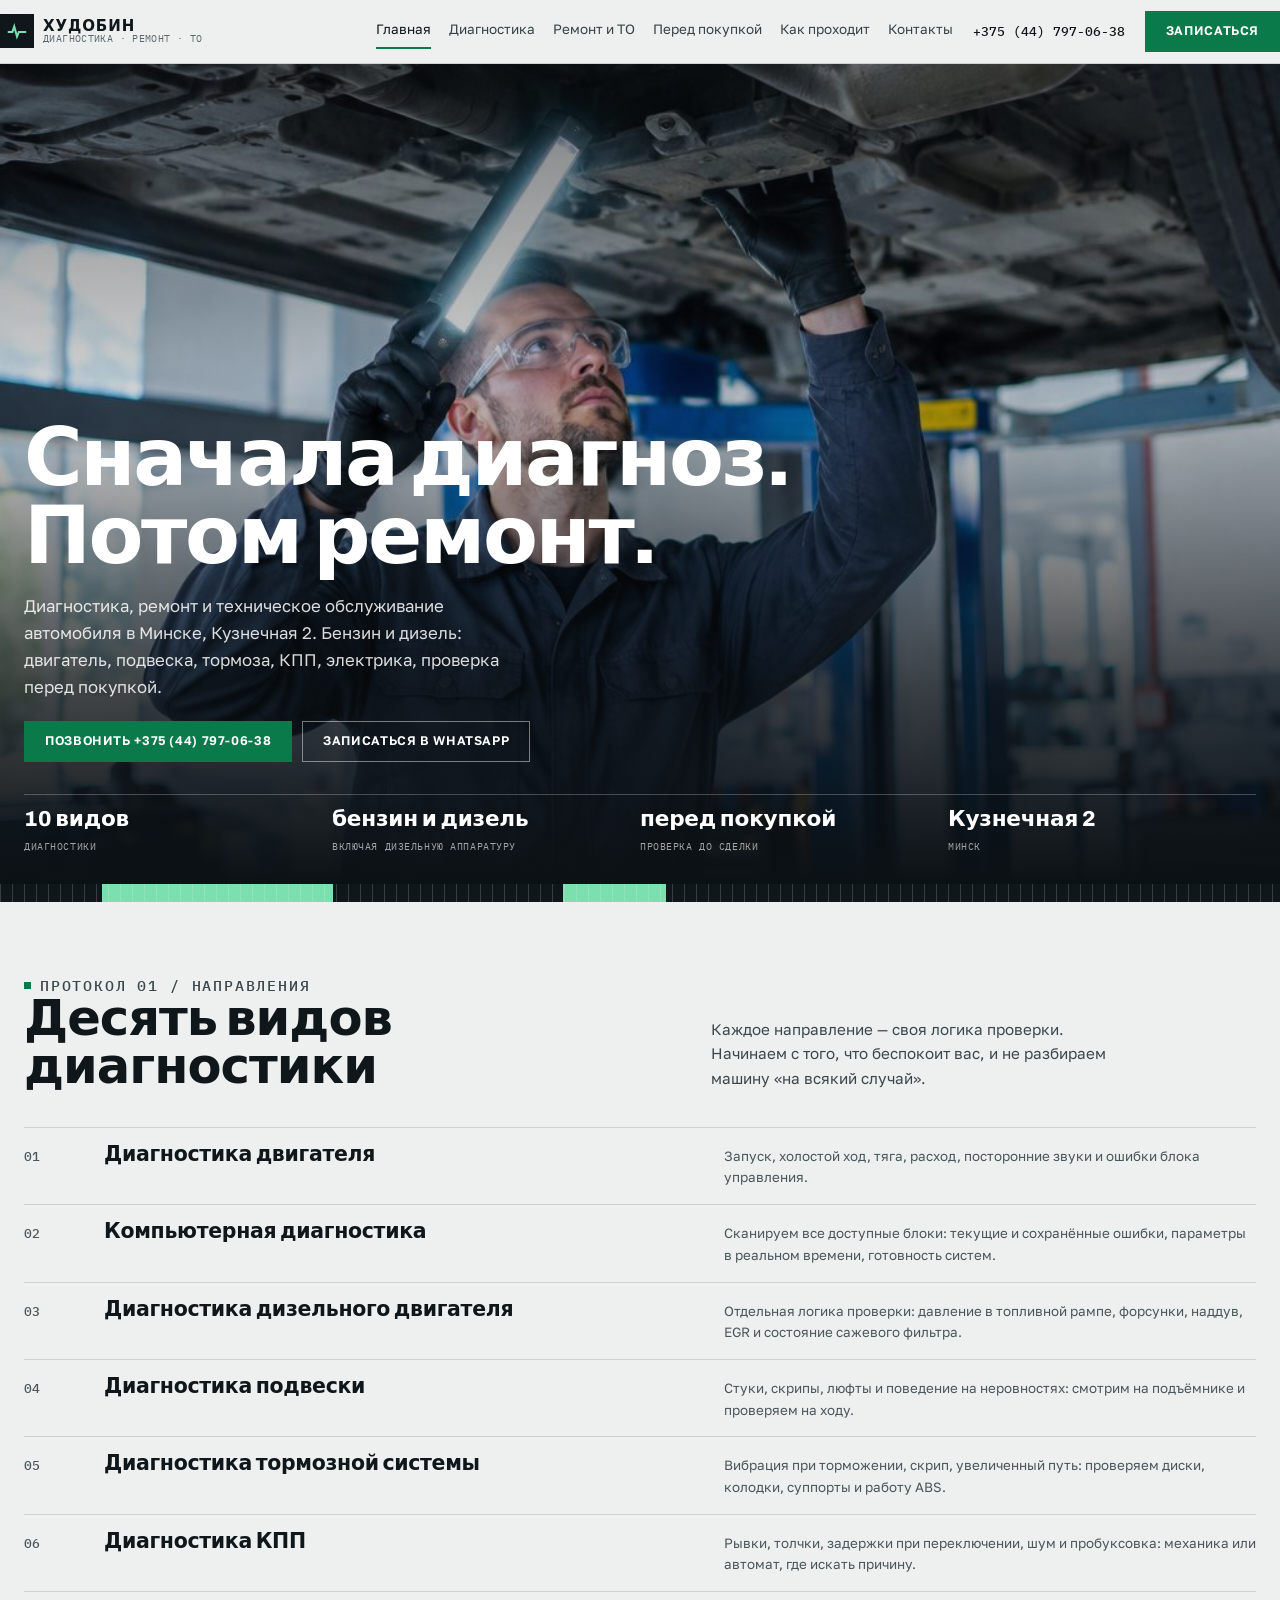
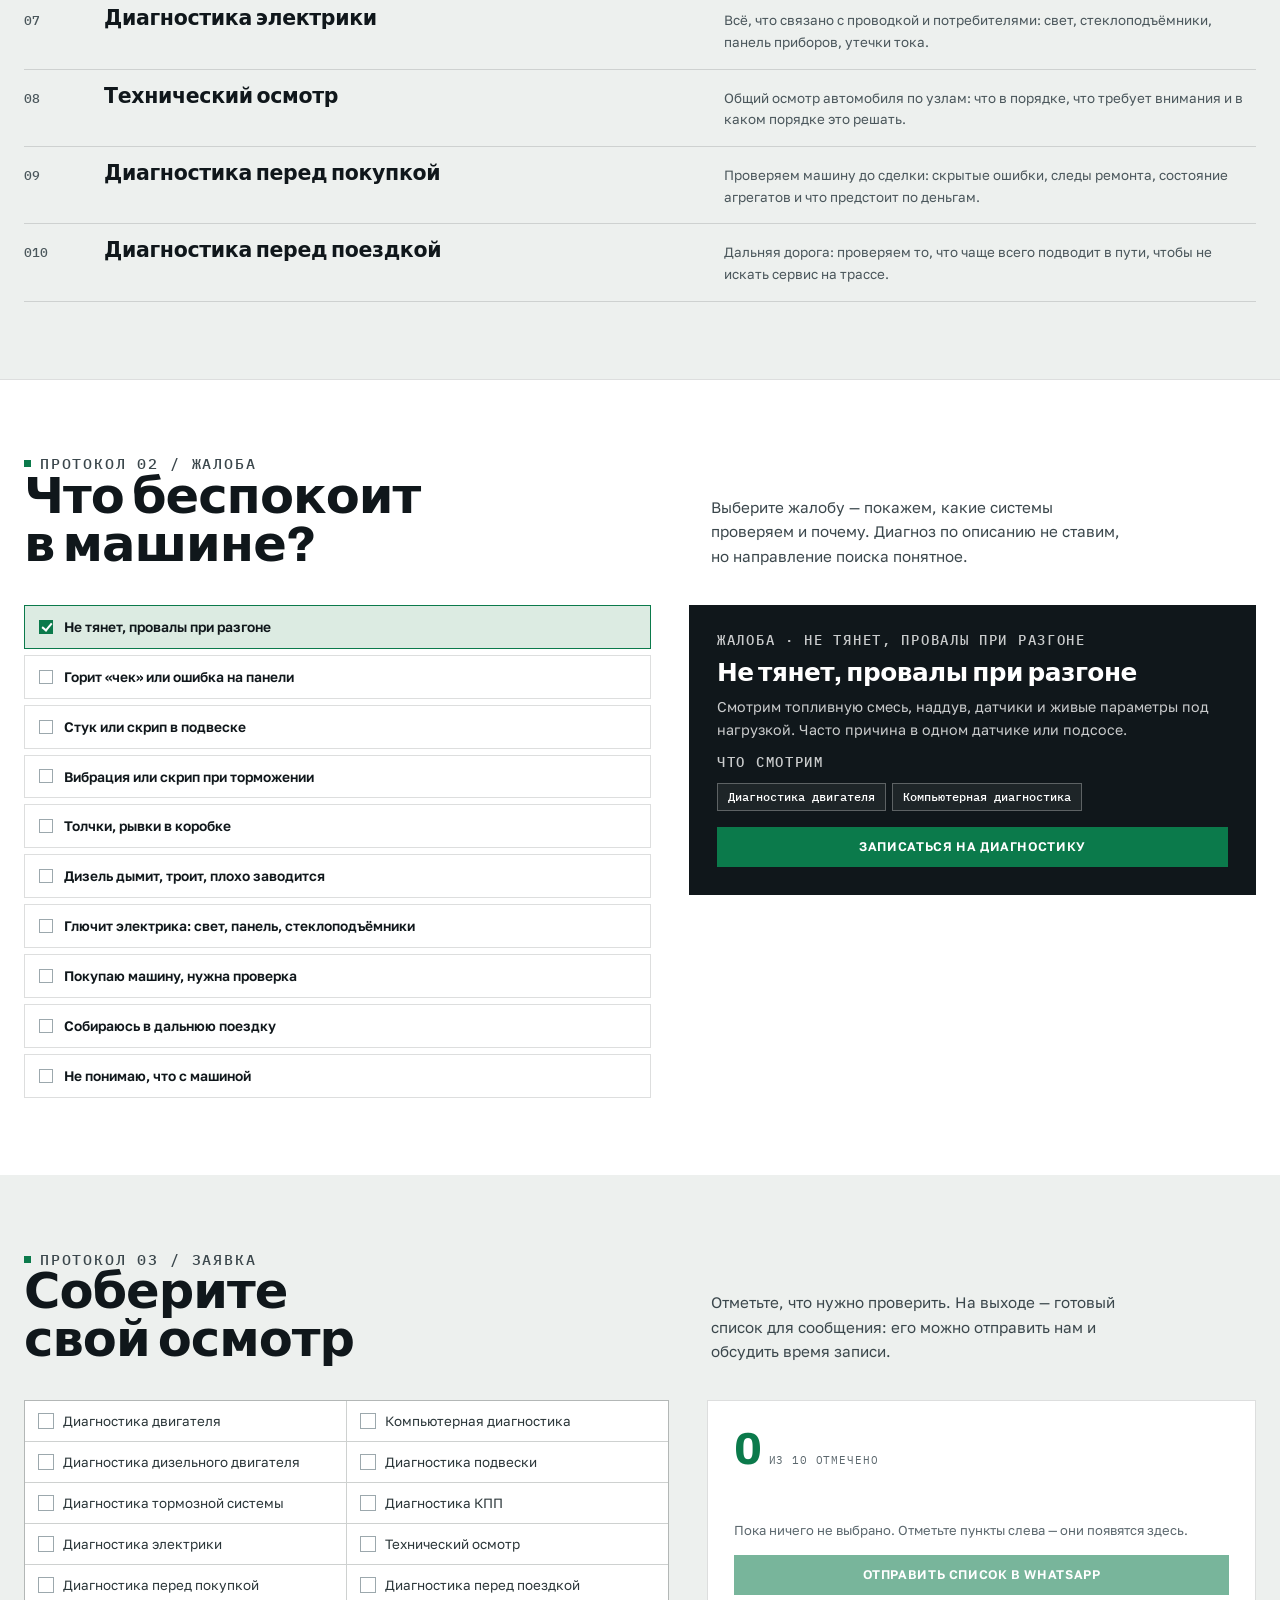
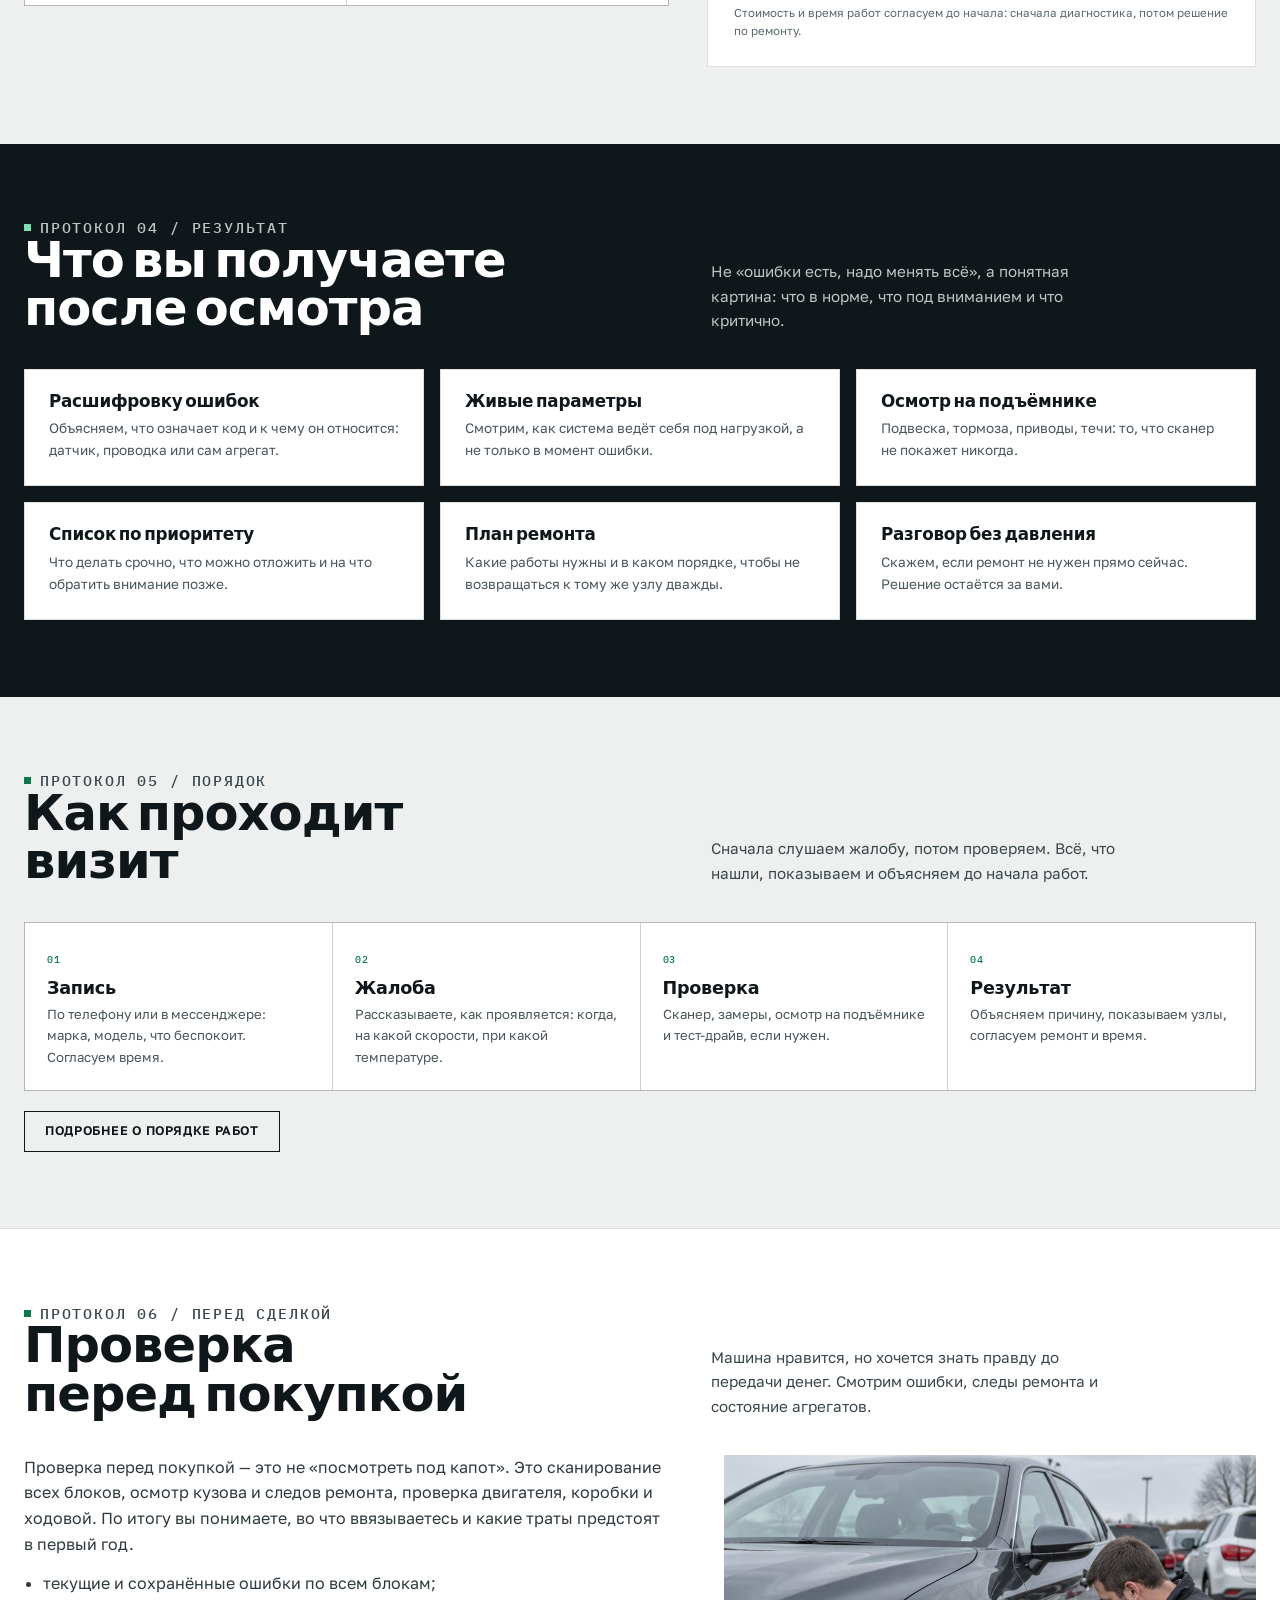
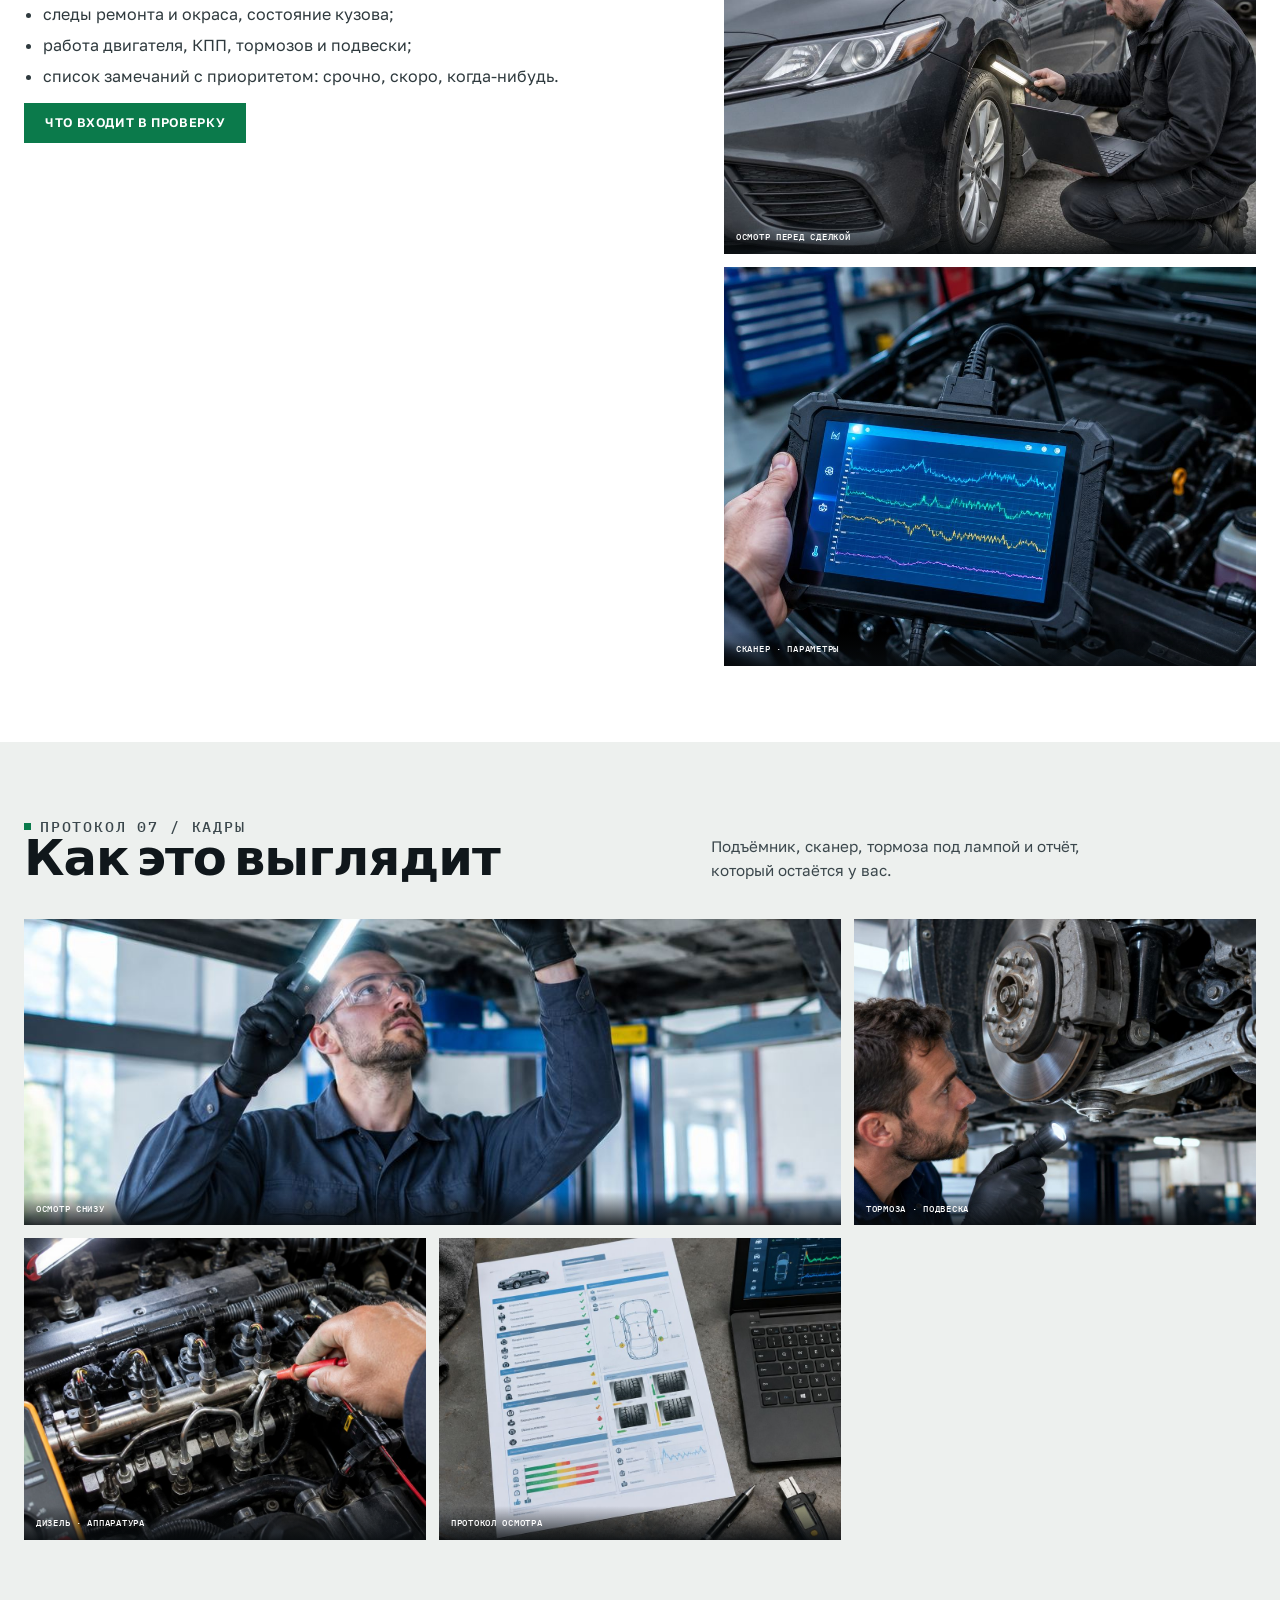
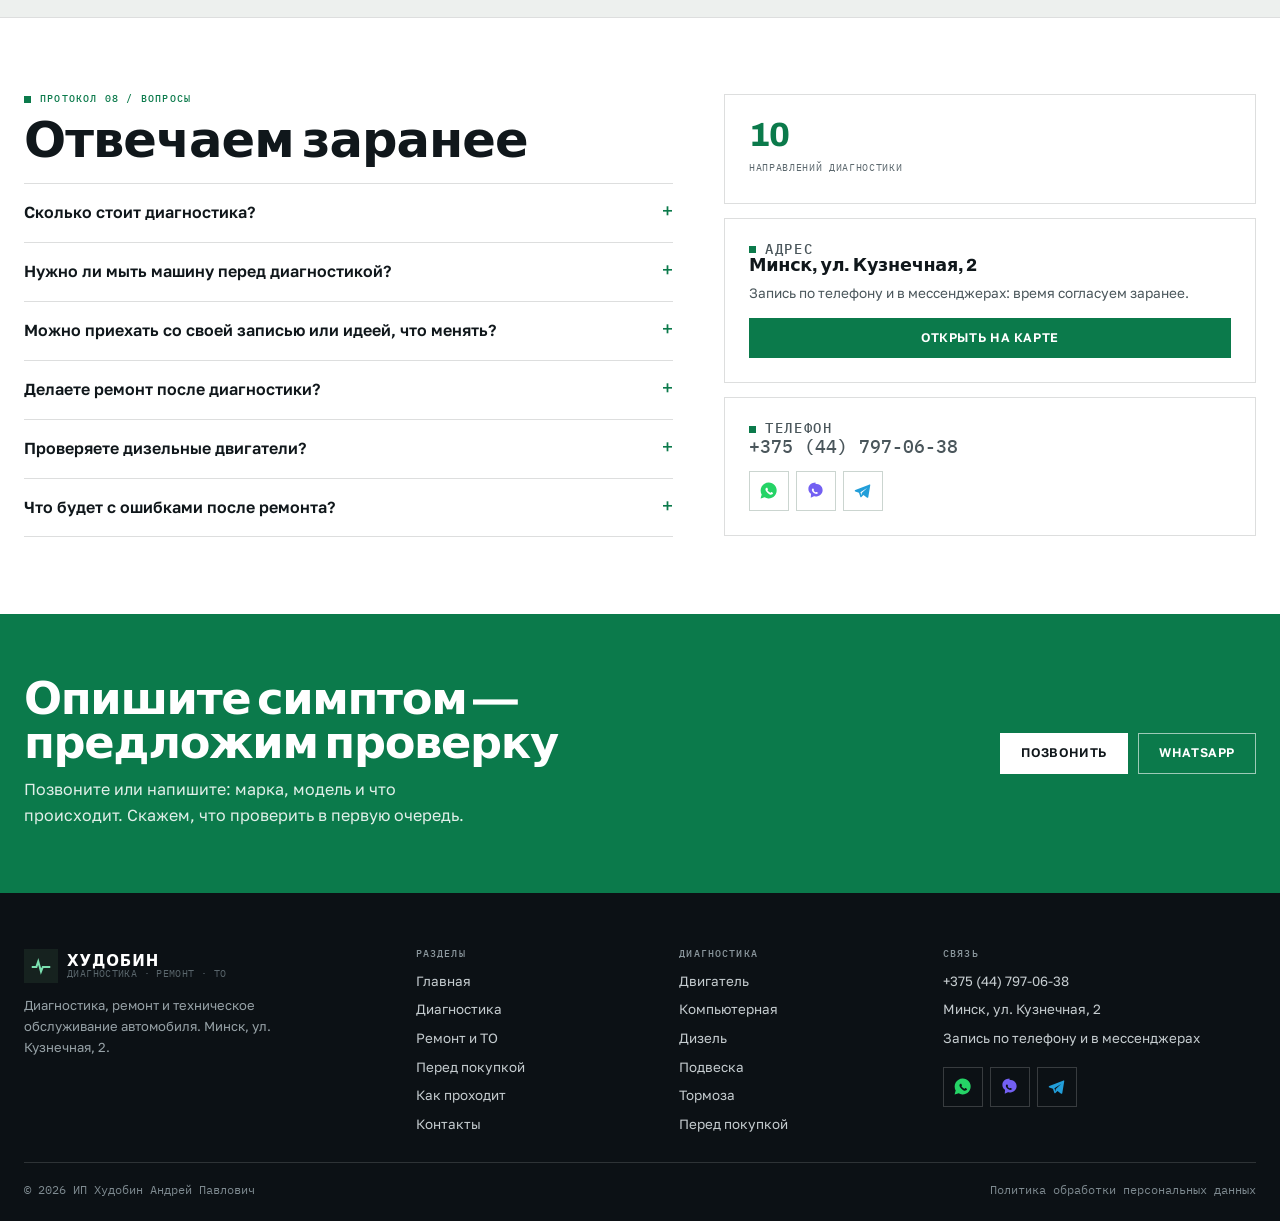
<file: index.html>
<!DOCTYPE html>
<html lang="ru">
<head>
<meta charset="utf-8">
<meta name="viewport" content="width=device-width, initial-scale=1">
<title>Диагностика и ремонт авто — ИП Худобин А.П., Минск, Кузнечная 2</title>
<meta name="description" content="Диагностика, ремонт и техническое обслуживание автомобиля в Минске: двигатель, дизель, подвеска, тормоза, КПП, электрика, проверка перед покупкой. Тел. +375 (44) 797-06-38.">
<meta property="og:title" content="Диагностика и ремонт авто — ИП Худобин А.П., Минск, Кузнечная 2">
<meta property="og:description" content="Диагностика, ремонт и техническое обслуживание автомобиля в Минске: двигатель, дизель, подвеска, тормоза, КПП, электрика, проверка перед покупкой. Тел. +375 (44) 797-06-38.">
<meta property="og:type" content="website">
<meta name="theme-color" content="#10171B">
<style>
:root{--paper:#EDF0EE;--white:#fff;--ink:#10171B;--ink2:#1B242A;--muted:#5B676D;--line:rgba(16,23,27,.14);
--green:#0B7A4B;--green-d:#096640;--mint:#DCEBE2;--red:#B3311F;--amber:#C9861A;
--pad:24px;--max:1300px;--disp:'Archivo',system-ui,sans-serif;--body:'Golos Text',system-ui,sans-serif;--mono:'IBM Plex Mono',ui-monospace,monospace}
*{box-sizing:border-box}html{-webkit-text-size-adjust:100%}
body{margin:0;background:var(--paper);color:var(--ink);font:16px/1.62 var(--body);-webkit-font-smoothing:antialiased}
img{max-width:100%;display:block}
h1,h2,h3{margin:0;font-family:var(--disp);font-weight:800;line-height:.98;letter-spacing:-.02em}
a{color:inherit;text-decoration:none}[hidden]{display:none!important}
.wrap{width:100%;max-width:var(--max);margin:0 auto;padding:0 var(--pad)}
.header{position:sticky;top:0;z-index:40;background:rgba(237,240,238,.94);border-bottom:1px solid var(--line);backdrop-filter:blur(10px)}
.header__in{display:flex;align-items:center;gap:20px;padding:11px 0}
.logo{display:flex;align-items:center;gap:9px}
.logo__mark{width:34px;height:34px;display:grid;place-items:center;background:var(--ink);color:#7BE0B0}
.logo__mark svg{width:22px;height:22px}
.logo__txt{display:flex;flex-direction:column;line-height:1.12}
.logo__txt b{font:800 15px/1 var(--disp);letter-spacing:.06em}
.logo__txt i{font:400 9.5px/1 var(--mono);letter-spacing:.04em;text-transform:uppercase;color:var(--muted);font-style:normal}
.nav{display:flex;gap:18px;margin-left:auto;font-size:13.5px}
.nav a{padding:6px 0;border-bottom:2px solid transparent;color:#374246}
.nav a:hover,.nav a.is-on{border-color:var(--green);color:var(--ink)}
.header__tel{font:500 13px/1 var(--mono)}
.btn{display:inline-flex;align-items:center;gap:9px;padding:13px 20px;font:600 12.5px/1 var(--body);letter-spacing:.05em;text-transform:uppercase;border:1px solid var(--ink);background:var(--ink);color:#fff;cursor:pointer;transition:.18s}
.btn:hover{background:#000;border-color:#000}
.btn--green{background:var(--green);border-color:var(--green)}
.btn--green:hover{background:var(--green-d);border-color:var(--green-d)}
.btn--line{background:transparent;color:var(--ink)}
.btn--line:hover{background:var(--ink);color:#fff}
.burger{display:none;width:42px;height:38px;border:1px solid var(--line);background:#fff;align-items:center;justify-content:center;flex-direction:column;gap:4px;cursor:pointer}
.burger i{display:block;width:17px;height:2px;background:var(--ink)}
.burger.is-close i:first-child{transform:rotate(45deg) translateY(3px)}
.burger.is-close i:last-child{transform:rotate(-45deg) translateY(-3px)}
.hero{position:relative;min-height:min(95svh,820px);display:flex;align-items:flex-end;color:#fff;overflow:hidden;background:#0D1216}
.hero__img{position:absolute;inset:0;width:100%;height:100%;object-fit:cover}
.hero::after{content:'';position:absolute;inset:0;background:linear-gradient(180deg,rgba(8,12,15,.55),rgba(8,12,15,.18) 40%,rgba(8,12,15,.76) 76%,#0C1115 100%)}
.hero__in{position:relative;z-index:2;width:100%;padding:clamp(34px,6vw,62px) 0 clamp(18px,3vw,26px)}
.hero h1{font-size:clamp(2.2rem,6.6vw,5rem);letter-spacing:-.03em}
.hero__lede{max-width:48ch;margin:16px 0 20px;color:rgba(255,255,255,.85);font-size:clamp(.94rem,1.35vw,1.05rem)}
.hero__acts{display:flex;flex-wrap:wrap;gap:10px;margin-bottom:clamp(18px,3vw,32px)}
.hero .btn--line{border-color:rgba(255,255,255,.45);color:#fff}
.hero .btn--line:hover{background:#fff;color:var(--ink)}
.hero__facts{display:grid;grid-template-columns:repeat(4,minmax(0,1fr));border-top:1px solid rgba(255,255,255,.24)}
.hero__facts div{padding:13px 14px 0 0}
.hero__facts b{display:block;font:800 clamp(1rem,1.9vw,1.35rem)/1.1 var(--disp);letter-spacing:-.01em}
.hero__facts span{font:400 9.5px/1.5 var(--mono);letter-spacing:.06em;text-transform:uppercase;color:rgba(255,255,255,.62)}
.drawer{position:fixed;inset:0;z-index:90;background:rgba(8,12,15,.72);display:none}
.drawer[data-open]{display:block}
.drawer__in{position:absolute;inset:0 0 0 auto;width:min(400px,92vw);background:var(--paper);padding:22px;overflow-y:auto}
.drawer__top{display:flex;justify-content:space-between;align-items:center;margin-bottom:18px}
.drawer__nav{display:grid;font:800 19px/1 var(--disp);letter-spacing:-.01em}
.drawer__nav a{padding:14px 0;border-bottom:1px solid var(--line)}
.drawer__cta{width:100%;justify-content:center;margin-top:18px}
.drawer__note{font-size:12.5px;color:var(--muted);margin-top:12px}
body.is-locked{overflow:hidden}
.mbar{display:none}
@media (max-width:1024px){
.nav{display:none}.burger{display:flex}.header__tel{display:none}.header__in{gap:10px}
.hero__facts{grid-template-columns:1fr 1fr}
}
</style>
<link rel="preconnect" href="https://fonts.googleapis.com">
<link rel="preconnect" href="https://fonts.gstatic.com" crossorigin>
<link href="https://fonts.googleapis.com/css2?family=Archivo:wght@600;700;800&family=Golos+Text:wght@400;500;600;700&family=IBM+Plex+Mono:wght@400;500&display=swap" rel="stylesheet">
<link rel="stylesheet" href="assets/css/style.v1.css">
<link rel="icon" href="assets/img/favicon.svg" type="image/svg+xml">
</head>
<body>
<header class="header"><div class="header__in wrap">
<a class="logo" href="index.html"><span class="logo__mark"><svg viewBox="0 0 24 24" aria-hidden="true"><path d="M3 13h4l2-6 3 11 2-5h7" fill="none" stroke="currentColor" stroke-width="2.2" stroke-linecap="square"/></svg></span><span class="logo__txt"><b>ХУДОБИН</b><i>диагностика · ремонт · ТО</i></span></a>
<nav class="nav" aria-label="Основное меню"><a href="index.html" class="is-on">Главная</a><a href="diagnostika.html">Диагностика</a><a href="remont-to.html">Ремонт и ТО</a><a href="pered-pokupkoy.html">Перед покупкой</a><a href="kak-prohodit.html">Как проходит</a><a href="kontakty.html">Контакты</a></nav>
<a class="header__tel" href="tel:+375447970638">+375 (44) 797-06-38</a>
<a class="btn btn--green" href="https://wa.me/375447970638" target="_blank" rel="noopener">Записаться</a>
<button class="burger" type="button" aria-label="Меню" aria-expanded="false" aria-controls="drawer"><i></i><i></i><i></i></button>
</div></header>
<div class="drawer" id="drawer" role="dialog" aria-modal="true" aria-label="Меню" hidden>
<div class="drawer__in">
<div class="drawer__top">
<a class="logo" href="index.html"><span class="logo__mark"><svg viewBox="0 0 24 24" aria-hidden="true"><path d="M3 13h4l2-6 3 11 2-5h7" fill="none" stroke="currentColor" stroke-width="2.2" stroke-linecap="square"/></svg></span><span class="logo__txt"><b>ХУДОБИН</b><i>диагностика · ремонт</i></span></a>
<button class="burger is-close" type="button" data-close aria-label="Закрыть меню"><i></i><i></i></button>
</div>
<nav class="drawer__nav"><a href="index.html">Главная</a><a href="diagnostika.html">Диагностика</a><a href="remont-to.html">Ремонт и ТО</a><a href="pered-pokupkoy.html">Перед покупкой</a><a href="kak-prohodit.html">Как проходит</a><a href="kontakty.html">Контакты</a></nav>
<a class="btn btn--green drawer__cta" href="tel:+375447970638">Позвонить +375 (44) 797-06-38</a>
<p class="drawer__note">Минск, ул. Кузнечная, 2. Запись по телефону и в мессенджерах, время согласуем заранее.</p>
</div></div>
<main>
<section class="hero">
<img class="hero__img" src="assets/img/hero.jpg" alt="Механик осматривает автомобиль на подъёмнике" width="1600" height="900" fetchpriority="high">
<div class="hero__in"><div class="wrap">
<h1>Сначала диагноз.<br>Потом ремонт.</h1>
<p class="hero__lede">Диагностика, ремонт и техническое обслуживание автомобиля в Минске, Кузнечная 2. Бензин и дизель: двигатель, подвеска, тормоза, КПП, электрика, проверка перед покупкой.</p>
<div class="hero__acts">
<a class="btn btn--green" href="tel:+375447970638">Позвонить +375 (44) 797-06-38</a>
<a class="btn btn--line" href="https://wa.me/375447970638" target="_blank" rel="noopener">Записаться в WhatsApp</a>
</div>
<div class="hero__facts">
<div><b>10 видов</b><span>диагностики</span></div>
<div><b>бензин и дизель</b><span>включая дизельную аппаратуру</span></div>
<div><b>перед покупкой</b><span>проверка до сделки</span></div>
<div><b>Кузнечная 2</b><span>Минск</span></div>
</div>
</div></div>
</section>

<div class="rule" aria-hidden="true"></div>

<section class="section"><div class="wrap">
<div class="sec-head"><div><p class="tag">протокол 01 / направления</p><h2 class="h2">Десять видов<br>диагностики</h2></div>
<p>Каждое направление — своя логика проверки. Начинаем с того, что беспокоит вас, и не разбираем машину «на всякий случай».</p></div>
<div class="dlist">
<a class="drow" href="diagnostika.html#d1"><span class="drow__n">01</span><b>Диагностика двигателя</b><span>Запуск, холостой ход, тяга, расход, посторонние звуки и ошибки блока управления.</span></a><a class="drow" href="diagnostika.html#d2"><span class="drow__n">02</span><b>Компьютерная диагностика</b><span>Сканируем все доступные блоки: текущие и сохранённые ошибки, параметры в реальном времени, готовность систем.</span></a><a class="drow" href="diagnostika.html#d3"><span class="drow__n">03</span><b>Диагностика дизельного двигателя</b><span>Отдельная логика проверки: давление в топливной рампе, форсунки, наддув, EGR и состояние сажевого фильтра.</span></a><a class="drow" href="diagnostika.html#d4"><span class="drow__n">04</span><b>Диагностика подвески</b><span>Стуки, скрипы, люфты и поведение на неровностях: смотрим на подъёмнике и проверяем на ходу.</span></a><a class="drow" href="diagnostika.html#d5"><span class="drow__n">05</span><b>Диагностика тормозной системы</b><span>Вибрация при торможении, скрип, увеличенный путь: проверяем диски, колодки, суппорты и работу ABS.</span></a><a class="drow" href="diagnostika.html#d6"><span class="drow__n">06</span><b>Диагностика КПП</b><span>Рывки, толчки, задержки при переключении, шум и пробуксовка: механика или автомат, где искать причину.</span></a><a class="drow" href="diagnostika.html#d7"><span class="drow__n">07</span><b>Диагностика электрики</b><span>Всё, что связано с проводкой и потребителями: свет, стеклоподъёмники, панель приборов, утечки тока.</span></a><a class="drow" href="diagnostika.html#d8"><span class="drow__n">08</span><b>Технический осмотр</b><span>Общий осмотр автомобиля по узлам: что в порядке, что требует внимания и в каком порядке это решать.</span></a><a class="drow" href="diagnostika.html#d9"><span class="drow__n">09</span><b>Диагностика перед покупкой</b><span>Проверяем машину до сделки: скрытые ошибки, следы ремонта, состояние агрегатов и что предстоит по деньгам.</span></a><a class="drow" href="diagnostika.html#d10"><span class="drow__n">010</span><b>Диагностика перед поездкой</b><span>Дальняя дорога: проверяем то, что чаще всего подводит в пути, чтобы не искать сервис на трассе.</span></a>
</div>
</div></section>


<section class="section section--white section--line" id="pick"><div class="wrap">
<div class="sec-head"><div><p class="tag">протокол 02 / жалоба</p><h2 class="h2">Что беспокоит<br>в машине?</h2></div>
<p>Выберите жалобу — покажем, какие системы проверяем и почему. Диагноз по описанию не ставим, но направление поиска понятное.</p></div>
<div class="pick">
<div class="pick__list" id="plist"><button class="pbtn" type="button" data-k="pull"><span class="sq"></span><span>Не тянет, провалы при разгоне</span></button><button class="pbtn" type="button" data-k="check"><span class="sq"></span><span>Горит «чек» или ошибка на панели</span></button><button class="pbtn" type="button" data-k="knock"><span class="sq"></span><span>Стук или скрип в подвеске</span></button><button class="pbtn" type="button" data-k="brakes"><span class="sq"></span><span>Вибрация или скрип при торможении</span></button><button class="pbtn" type="button" data-k="gear"><span class="sq"></span><span>Толчки, рывки в коробке</span></button><button class="pbtn" type="button" data-k="diesel"><span class="sq"></span><span>Дизель дымит, троит, плохо заводится</span></button><button class="pbtn" type="button" data-k="electro"><span class="sq"></span><span>Глючит электрика: свет, панель, стеклоподъёмники</span></button><button class="pbtn" type="button" data-k="buy"><span class="sq"></span><span>Покупаю машину, нужна проверка</span></button><button class="pbtn" type="button" data-k="trip"><span class="sq"></span><span>Собираюсь в дальнюю поездку</span></button><button class="pbtn" type="button" data-k="unknown"><span class="sq"></span><span>Не понимаю, что с машиной</span></button></div>
<div class="pick__out">
<p class="pick__k" id="pK">ПРОВЕРКА</p>
<h3 id="pT">Не тянет</h3>
<p id="pText"></p>
<p class="pick__k" style="margin-top:4px">ЧТО СМОТРИМ</p>
<div class="chipset" id="pChips"></div>
<a class="btn btn--green" href="https://wa.me/375447970638" target="_blank" rel="noopener" id="pSend">Записаться на диагностику</a>
</div>
</div>
</div></section>



<section class="section" id="builder"><div class="wrap">
<div class="sec-head"><div><p class="tag">протокол 03 / заявка</p><h2 class="h2">Соберите<br>свой осмотр</h2></div>
<p>Отметьте, что нужно проверить. На выходе — готовый список для сообщения: его можно отправить нам и обсудить время записи.</p></div>
<div class="builder">
<div class="clist" id="clist">
<label class="citem"><input type="checkbox" data-v="Диагностика двигателя"><span>Диагностика двигателя</span></label><label class="citem"><input type="checkbox" data-v="Компьютерная диагностика"><span>Компьютерная диагностика</span></label><label class="citem"><input type="checkbox" data-v="Диагностика дизельного двигателя"><span>Диагностика дизельного двигателя</span></label><label class="citem"><input type="checkbox" data-v="Диагностика подвески"><span>Диагностика подвески</span></label><label class="citem"><input type="checkbox" data-v="Диагностика тормозной системы"><span>Диагностика тормозной системы</span></label><label class="citem"><input type="checkbox" data-v="Диагностика КПП"><span>Диагностика КПП</span></label><label class="citem"><input type="checkbox" data-v="Диагностика электрики"><span>Диагностика электрики</span></label><label class="citem"><input type="checkbox" data-v="Технический осмотр"><span>Технический осмотр</span></label><label class="citem"><input type="checkbox" data-v="Диагностика перед покупкой"><span>Диагностика перед покупкой</span></label><label class="citem"><input type="checkbox" data-v="Диагностика перед поездкой"><span>Диагностика перед поездкой</span></label>
</div>
<div class="builder__out">
<div class="builder__count"><b id="bNum">0</b><span>из 10 отмечено</span></div>
<ul class="builder__sel" id="bSel"></ul>
<p class="builder__empty" id="bEmpty">Пока ничего не выбрано. Отметьте пункты слева — они появятся здесь.</p>
<a class="btn btn--green" href="#" target="_blank" rel="noopener" id="bSend">Отправить список в WhatsApp</a>
<p class="builder__note">Стоимость и время работ согласуем до начала: сначала диагностика, потом решение по ремонту.</p>
</div>
</div>
</div></section>


<section class="section section--ink"><div class="wrap">
<div class="sec-head"><div><p class="tag">протокол 04 / результат</p><h2 class="h2">Что вы получаете<br>после осмотра</h2></div>
<p>Не «ошибки есть, надо менять всё», а понятная картина: что в норме, что под вниманием и что критично.</p></div>
<div class="cards">
<div class="card"><h3>Расшифровку ошибок</h3><p>Объясняем, что означает код и к чему он относится: датчик, проводка или сам агрегат.</p></div>
<div class="card"><h3>Живые параметры</h3><p>Смотрим, как система ведёт себя под нагрузкой, а не только в момент ошибки.</p></div>
<div class="card"><h3>Осмотр на подъёмнике</h3><p>Подвеска, тормоза, приводы, течи: то, что сканер не покажет никогда.</p></div>
<div class="card"><h3>Список по приоритету</h3><p>Что делать срочно, что можно отложить и на что обратить внимание позже.</p></div>
<div class="card"><h3>План ремонта</h3><p>Какие работы нужны и в каком порядке, чтобы не возвращаться к тому же узлу дважды.</p></div>
<div class="card"><h3>Разговор без давления</h3><p>Скажем, если ремонт не нужен прямо сейчас. Решение остаётся за вами.</p></div>
</div>
</div></section>

<section class="section"><div class="wrap">
<div class="sec-head"><div><p class="tag">протокол 05 / порядок</p><h2 class="h2">Как проходит<br>визит</h2></div>
<p>Сначала слушаем жалобу, потом проверяем. Всё, что нашли, показываем и объясняем до начала работ.</p></div>
<div class="steps">
<div class="step"><span class="step__n">01</span><b>Запись</b><p>По телефону или в мессенджере: марка, модель, что беспокоит. Согласуем время.</p></div>
<div class="step"><span class="step__n">02</span><b>Жалоба</b><p>Рассказываете, как проявляется: когда, на какой скорости, при какой температуре.</p></div>
<div class="step"><span class="step__n">03</span><b>Проверка</b><p>Сканер, замеры, осмотр на подъёмнике и тест-драйв, если нужен.</p></div>
<div class="step"><span class="step__n">04</span><b>Результат</b><p>Объясняем причину, показываем узлы, согласуем ремонт и время.</p></div>
</div>
<a class="btn btn--line" style="margin-top:20px" href="kak-prohodit.html">Подробнее о порядке работ</a>
</div></section>

<section class="section section--white section--line"><div class="wrap">
<div class="sec-head"><div><p class="tag">протокол 06 / перед сделкой</p><h2 class="h2">Проверка<br>перед покупкой</h2></div>
<p>Машина нравится, но хочется знать правду до передачи денег. Смотрим ошибки, следы ремонта и состояние агрегатов.</p></div>
<div class="two">
<div class="prose">
<p>Проверка перед покупкой — это не «посмотреть под капот». Это сканирование всех блоков, осмотр кузова и следов ремонта, проверка двигателя, коробки и ходовой. По итогу вы понимаете, во что ввязываетесь и какие траты предстоят в первый год.</p>
<ul>
<li>текущие и сохранённые ошибки по всем блокам;</li>
<li>следы ремонта и окраса, состояние кузова;</li>
<li>работа двигателя, КПП, тормозов и подвески;</li>
<li>список замечаний с приоритетом: срочно, скоро, когда-нибудь.</li>
</ul>
<a class="btn btn--green" href="pered-pokupkoy.html">Что входит в проверку</a>
</div>
<div class="gal" style="grid-template-columns:1fr">
<figure><img src="assets/img/buy.jpg" alt="Осмотр автомобиля перед покупкой" width="1200" height="900" loading="lazy"><figcaption>Осмотр перед сделкой</figcaption></figure>
<figure><img src="assets/img/tablet.jpg" alt="Диагностический планшет" width="1200" height="900" loading="lazy"><figcaption>Сканер · параметры</figcaption></figure>
</div>
</div>
</div></section>

<section class="section"><div class="wrap">
<div class="sec-head"><div><p class="tag">протокол 07 / кадры</p><h2 class="h2">Как это выглядит</h2></div>
<p>Подъёмник, сканер, тормоза под лампой и отчёт, который остаётся у вас.</p></div>
<div class="gal">
<figure class="wide"><img src="assets/img/hero.jpg" alt="Осмотр автомобиля на подъёмнике" width="1600" height="700" loading="lazy"><figcaption>Осмотр снизу</figcaption></figure>
<figure><img src="assets/img/brakes.jpg" alt="Проверка тормозов и подвески" width="1200" height="900" loading="lazy"><figcaption>Тормоза · подвеска</figcaption></figure>
<figure><img src="assets/img/diesel.jpg" alt="Проверка дизельного двигателя" width="1200" height="900" loading="lazy"><figcaption>Дизель · аппаратура</figcaption></figure>
<figure><img src="assets/img/report.jpg" alt="Протокол осмотра автомобиля" width="1200" height="900" loading="lazy"><figcaption>Протокол осмотра</figcaption></figure>
</div>
</div></section>

<section class="section section--white section--line"><div class="wrap"><div class="two">
<div><p class="tag">протокол 08 / вопросы</p><h2 class="h2" style="margin-bottom:18px">Отвечаем заранее</h2>
<div class="faq">
<details><summary>Сколько стоит диагностика?</summary><p>Стоимость зависит от направления и того, сколько систем нужно проверить. Скажите марку, модель и что беспокоит — назовём цену и время по телефону до записи.</p></details>
<details><summary>Нужно ли мыть машину перед диагностикой?</summary><p>Специально готовить автомобиль не нужно. Достаточно приехать с тем, что есть, и рассказать, как проявляется неисправность.</p></details>
<details><summary>Можно приехать со своей записью или идеей, что менять?</summary><p>Можно. Но сначала проверим: часто «виноватый» узел оказывается в порядке, а причина в датчике, проводке или соседней системе.</p></details>
<details><summary>Делаете ремонт после диагностики?</summary><p>Да, диагностика, ремонт и техническое обслуживание в одном месте. Точный состав работ и стоимость согласуем после осмотра.</p></details>
<details><summary>Проверяете дизельные двигатели?</summary><p>Да, дизель — отдельное направление: давление в топливной рампе, форсунки, наддув, EGR, сажевый фильтр.</p></details>
<details><summary>Что будет с ошибками после ремонта?</summary><p>После устранения причины сбрасываем ошибки и проверяем, что они не возвращаются при работе двигателя и в движении.</p></details>
</div></div>
<div><div class="card fact" style="margin-bottom:14px"><b>10</b><span>направлений диагностики</span></div>
<div class="card" style="margin-bottom:14px"><p class="tag">адрес</p><h3 style="font-size:1.1rem;margin-bottom:8px">Минск, ул. Кузнечная, 2</h3>
<p>Запись по телефону и в мессенджерах: время согласуем заранее.</p>
<a class="btn btn--green" style="width:100%;justify-content:center;margin-top:14px" href="https://maps.google.com/?q=%D0%9C%D0%B8%D0%BD%D1%81%D0%BA%2C+%D1%83%D0%BB%D0%B8%D1%86%D0%B0+%D0%9A%D1%83%D0%B7%D0%BD%D0%B5%D1%87%D0%BD%D0%B0%D1%8F+2" target="_blank" rel="noopener">Открыть на карте</a></div>
<div class="card"><p class="tag">телефон</p>
<p style="font:500 1.1rem/1.3 var(--mono);margin:0 0 12px"><a href="tel:+375447970638">+375 (44) 797-06-38</a></p>
<div class="msgr"><a href="https://wa.me/375447970638" target="_blank" rel="noopener" aria-label="WhatsApp" style="color:#25D366;border-color:#CBD5D0"><svg viewBox="0 0 24 24" fill="currentColor" aria-hidden="true"><path d="M12 2a10 10 0 0 0-8.6 15L2 22l5.2-1.4A10 10 0 1 0 12 2m5.3 14.1c-.2.6-1.2 1.2-1.9 1.2-.5 0-1.1 0-2-.4a11 11 0 0 1-4.4-3.9c-.5-.8-.9-1.7-.9-2.5 0-.7.4-1.4.9-1.8.2-.2.4-.3.6-.3h.5c.2 0 .4 0 .5.4l.7 1.6c0 .2 0 .3-.1.5l-.4.5c-.1.2-.2.3 0 .5a8 8 0 0 0 3.4 2.9c.2.1.4.1.5-.1l.6-.7c.1-.2.3-.2.5-.1l1.6.8c.2.1.3.2.3.4s0 .5-.1.9"/></svg></a><a href="viber://chat?number=%2B375447970638" aria-label="Viber" style="color:#7360F2;border-color:#CBD5D0"><svg viewBox="0 0 24 24" fill="currentColor" aria-hidden="true"><path d="M12 2C7 2 3 5.6 3 10c0 2.5 1.3 4.7 3.4 6.1L6 21l4-1.6c.6.1 1.3.2 2 .2 5 0 9-3.6 9-8s-4-8-9-8m3.6 11.3c-.4.9-1.9 1.6-2.7 1.5-2.4-.3-4.6-2.1-5.4-4.4-.3-.8.2-2 1-2.4.3-.2.7 0 .9.3l.7 1.2c.1.3 0 .5-.2.7-.3.2-.2.5.1.9.6.8 1.2 1.2 1.9 1.5.4.2.6 0 .8-.2s.4-.3.7-.2l1.3.6c.3.2.3.6.2.9"/></svg></a><a href="https://t.me/+375447970638" target="_blank" rel="noopener" aria-label="Telegram" style="color:#229ED9;border-color:#CBD5D0"><svg viewBox="0 0 24 24" fill="currentColor" aria-hidden="true"><path d="M21.8 4.2 2.9 11.4c-.9.3-.9 1.5 0 1.8l4.6 1.5 1.7 5.3c.2.7 1 .9 1.5.3l2.5-2.6 4.6 3.4c.6.4 1.4 0 1.5-.7l2.5-15c.1-.8-.6-1.4-1.5-1.2M9.4 14.3l8.4-5.6-6.8 6.6-.2 3z"/></svg></a></div></div>
</div>
</div></div></section>

<section class="cta"><div class="wrap cta__in">
<div><h2>Опишите симптом —<br>предложим проверку</h2>
<p>Позвоните или напишите: марка, модель и что происходит. Скажем, что проверить в первую очередь.</p></div>
<div class="cta__acts"><a class="btn" href="tel:+375447970638">Позвонить</a><a class="btn btn--ghost" href="https://wa.me/375447970638" target="_blank" rel="noopener">WhatsApp</a></div>
</div></section>
</main>
<footer class="footer"><div class="wrap">
<div class="footer__top">
<div class="footer__about"><a class="logo logo--f" href="index.html"><span class="logo__mark"><svg viewBox="0 0 24 24" aria-hidden="true"><path d="M3 13h4l2-6 3 11 2-5h7" fill="none" stroke="currentColor" stroke-width="2.2" stroke-linecap="square"/></svg></span><span class="logo__txt"><b>ХУДОБИН</b><i>диагностика · ремонт · ТО</i></span></a>
<p>Диагностика, ремонт и техническое обслуживание автомобиля. Минск, ул. Кузнечная, 2.</p></div>
<div><h4>Разделы</h4><ul><li><a href="index.html">Главная</a></li><li><a href="diagnostika.html">Диагностика</a></li><li><a href="remont-to.html">Ремонт и ТО</a></li><li><a href="pered-pokupkoy.html">Перед покупкой</a></li><li><a href="kak-prohodit.html">Как проходит</a></li><li><a href="kontakty.html">Контакты</a></li></ul></div>
<div><h4>Диагностика</h4><ul><li><a href="diagnostika.html#d1">Двигатель</a></li><li><a href="diagnostika.html#d2">Компьютерная</a></li><li><a href="diagnostika.html#d3">Дизель</a></li><li><a href="diagnostika.html#d4">Подвеска</a></li><li><a href="diagnostika.html#d5">Тормоза</a></li><li><a href="pered-pokupkoy.html">Перед покупкой</a></li></ul></div>
<div><h4>Связь</h4><ul>
<li><a href="tel:+375447970638">+375 (44) 797-06-38</a></li>
<li><a href="https://maps.google.com/?q=%D0%9C%D0%B8%D0%BD%D1%81%D0%BA%2C+%D1%83%D0%BB%D0%B8%D1%86%D0%B0+%D0%9A%D1%83%D0%B7%D0%BD%D0%B5%D1%87%D0%BD%D0%B0%D1%8F+2" target="_blank" rel="noopener">Минск, ул. Кузнечная, 2</a></li>
<li>Запись по телефону и в мессенджерах</li>
<li style="margin-top:10px"><div class="msgr"><a href="https://wa.me/375447970638" target="_blank" rel="noopener" aria-label="WhatsApp" style="color:#25D366"><svg viewBox="0 0 24 24" fill="currentColor" aria-hidden="true"><path d="M12 2a10 10 0 0 0-8.6 15L2 22l5.2-1.4A10 10 0 1 0 12 2m5.3 14.1c-.2.6-1.2 1.2-1.9 1.2-.5 0-1.1 0-2-.4a11 11 0 0 1-4.4-3.9c-.5-.8-.9-1.7-.9-2.5 0-.7.4-1.4.9-1.8.2-.2.4-.3.6-.3h.5c.2 0 .4 0 .5.4l.7 1.6c0 .2 0 .3-.1.5l-.4.5c-.1.2-.2.3 0 .5a8 8 0 0 0 3.4 2.9c.2.1.4.1.5-.1l.6-.7c.1-.2.3-.2.5-.1l1.6.8c.2.1.3.2.3.4s0 .5-.1.9"/></svg></a><a href="viber://chat?number=%2B375447970638" aria-label="Viber" style="color:#7360F2"><svg viewBox="0 0 24 24" fill="currentColor" aria-hidden="true"><path d="M12 2C7 2 3 5.6 3 10c0 2.5 1.3 4.7 3.4 6.1L6 21l4-1.6c.6.1 1.3.2 2 .2 5 0 9-3.6 9-8s-4-8-9-8m3.6 11.3c-.4.9-1.9 1.6-2.7 1.5-2.4-.3-4.6-2.1-5.4-4.4-.3-.8.2-2 1-2.4.3-.2.7 0 .9.3l.7 1.2c.1.3 0 .5-.2.7-.3.2-.2.5.1.9.6.8 1.2 1.2 1.9 1.5.4.2.6 0 .8-.2s.4-.3.7-.2l1.3.6c.3.2.3.6.2.9"/></svg></a><a href="https://t.me/+375447970638" target="_blank" rel="noopener" aria-label="Telegram" style="color:#229ED9"><svg viewBox="0 0 24 24" fill="currentColor" aria-hidden="true"><path d="M21.8 4.2 2.9 11.4c-.9.3-.9 1.5 0 1.8l4.6 1.5 1.7 5.3c.2.7 1 .9 1.5.3l2.5-2.6 4.6 3.4c.6.4 1.4 0 1.5-.7l2.5-15c.1-.8-.6-1.4-1.5-1.2M9.4 14.3l8.4-5.6-6.8 6.6-.2 3z"/></svg></a></div></li>
</ul></div>
</div>
<div class="footer__bottom"><span>© <span id="yr">2026</span> ИП Худобин Андрей Павлович</span>
<span><a href="politika.html">Политика обработки персональных данных</a></span></div>
</div></footer>
<div class="mbar" role="navigation" aria-label="Быстрая связь">
<a href="tel:+375447970638"><svg viewBox="0 0 24 24" fill="currentColor" aria-hidden="true"><path d="M6.6 10.8a15.5 15.5 0 0 0 6.6 6.6l2.2-2.2a1 1 0 0 1 1-.24c1.1.36 2.3.56 3.5.56a1 1 0 0 1 1 1V20a1 1 0 0 1-1 1A17 17 0 0 1 3 4a1 1 0 0 1 1-1h3.5a1 1 0 0 1 1 1c0 1.2.2 2.4.56 3.5a1 1 0 0 1-.25 1z"/></svg>Позвонить</a>
<a href="https://wa.me/375447970638" target="_blank" rel="noopener"><svg viewBox="0 0 24 24" fill="currentColor" aria-hidden="true"><path d="M12 2a10 10 0 0 0-8.6 15L2 22l5.2-1.4A10 10 0 1 0 12 2m5.3 14.1c-.2.6-1.2 1.2-1.9 1.2-.5 0-1.1 0-2-.4a11 11 0 0 1-4.4-3.9c-.5-.8-.9-1.7-.9-2.5 0-.7.4-1.4.9-1.8.2-.2.4-.3.6-.3h.5c.2 0 .4 0 .5.4l.7 1.6c0 .2 0 .3-.1.5l-.4.5c-.1.2-.2.3 0 .5a8 8 0 0 0 3.4 2.9c.2.1.4.1.5-.1l.6-.7c.1-.2.3-.2.5-.1l1.6.8c.2.1.3.2.3.4s0 .5-.1.9"/></svg>WhatsApp</a>
<a href="viber://chat?number=%2B375447970638"><svg viewBox="0 0 24 24" fill="currentColor" aria-hidden="true"><path d="M12 2C7 2 3 5.6 3 10c0 2.5 1.3 4.7 3.4 6.1L6 21l4-1.6c.6.1 1.3.2 2 .2 5 0 9-3.6 9-8s-4-8-9-8m3.6 11.3c-.4.9-1.9 1.6-2.7 1.5-2.4-.3-4.6-2.1-5.4-4.4-.3-.8.2-2 1-2.4.3-.2.7 0 .9.3l.7 1.2c.1.3 0 .5-.2.7-.3.2-.2.5.1.9.6.8 1.2 1.2 1.9 1.5.4.2.6 0 .8-.2s.4-.3.7-.2l1.3.6c.3.2.3.6.2.9"/></svg>Viber</a>
<a href="https://t.me/+375447970638" target="_blank" rel="noopener"><svg viewBox="0 0 24 24" fill="currentColor" aria-hidden="true"><path d="M21.8 4.2 2.9 11.4c-.9.3-.9 1.5 0 1.8l4.6 1.5 1.7 5.3c.2.7 1 .9 1.5.3l2.5-2.6 4.6 3.4c.6.4 1.4 0 1.5-.7l2.5-15c.1-.8-.6-1.4-1.5-1.2M9.4 14.3l8.4-5.6-6.8 6.6-.2 3z"/></svg>Telegram</a>
</div>
<script src="assets/js/main.v1.js"></script>
</body>
</html>
</file>
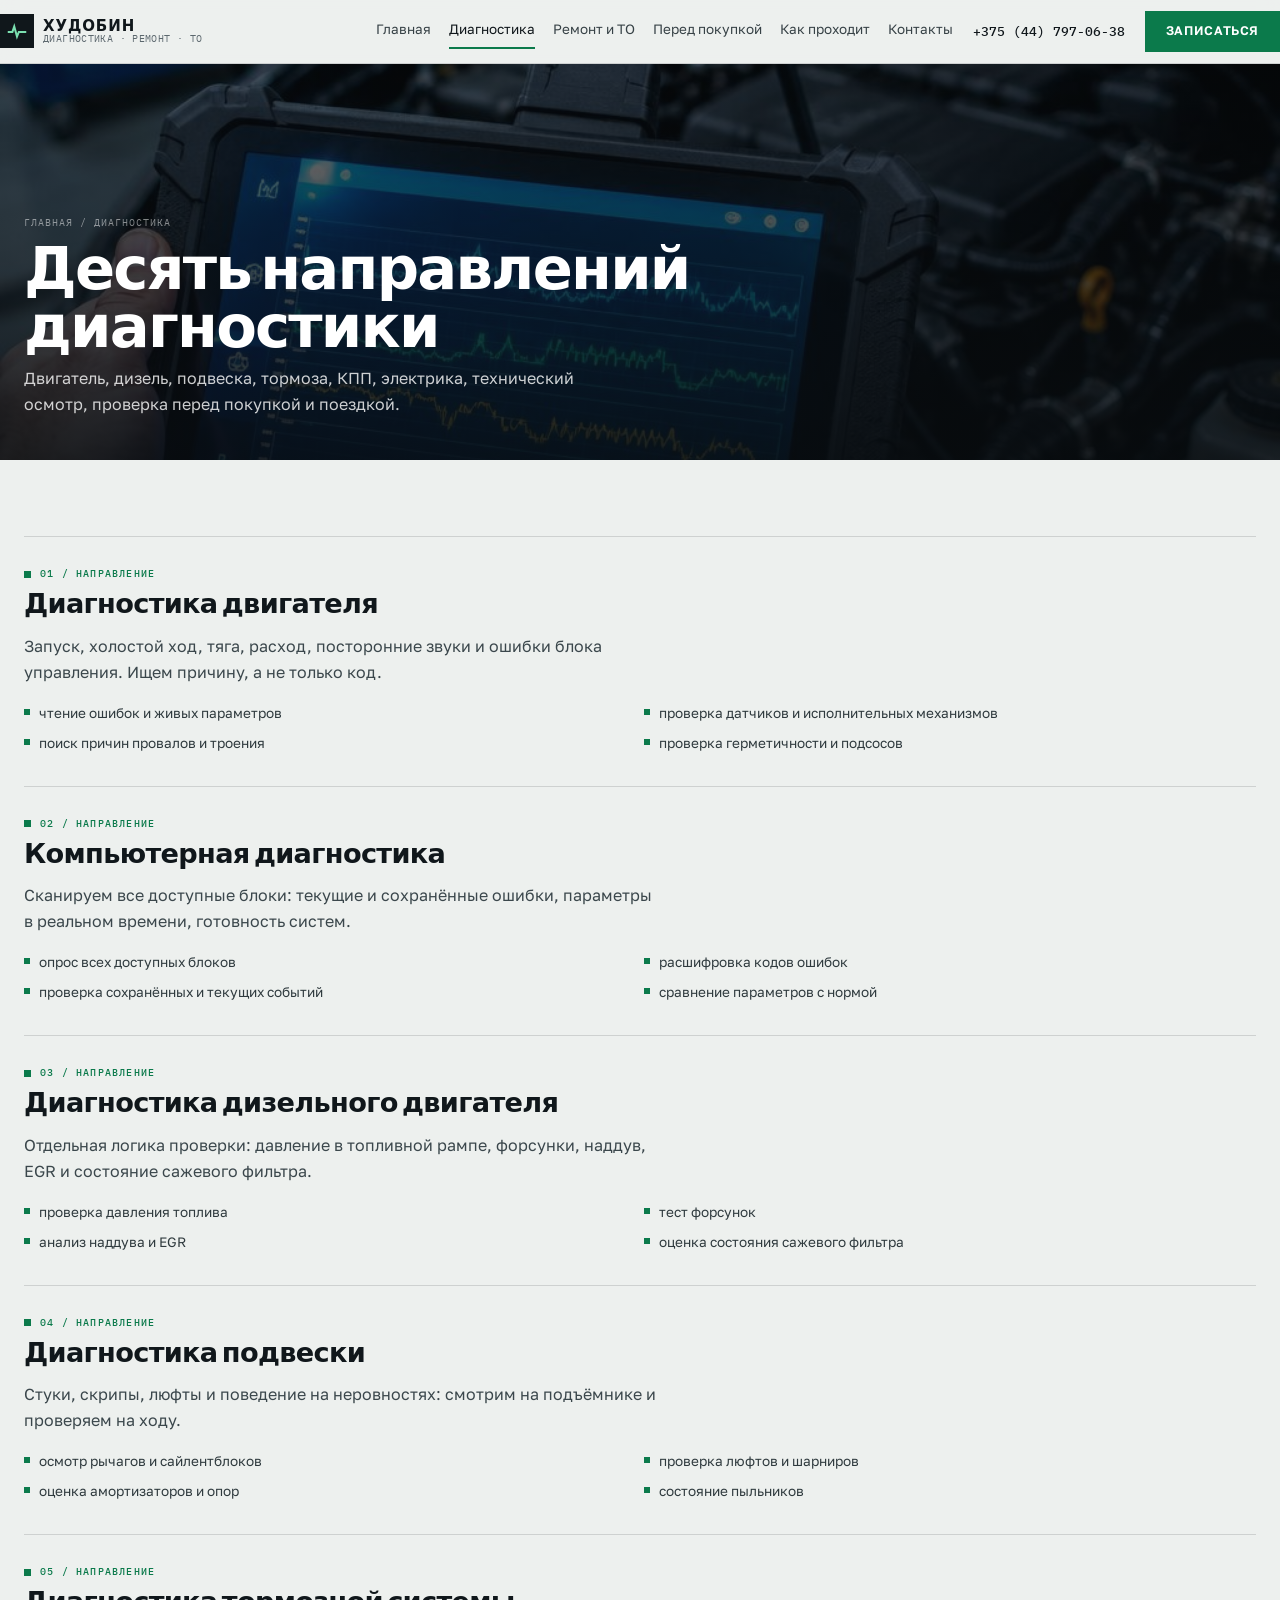
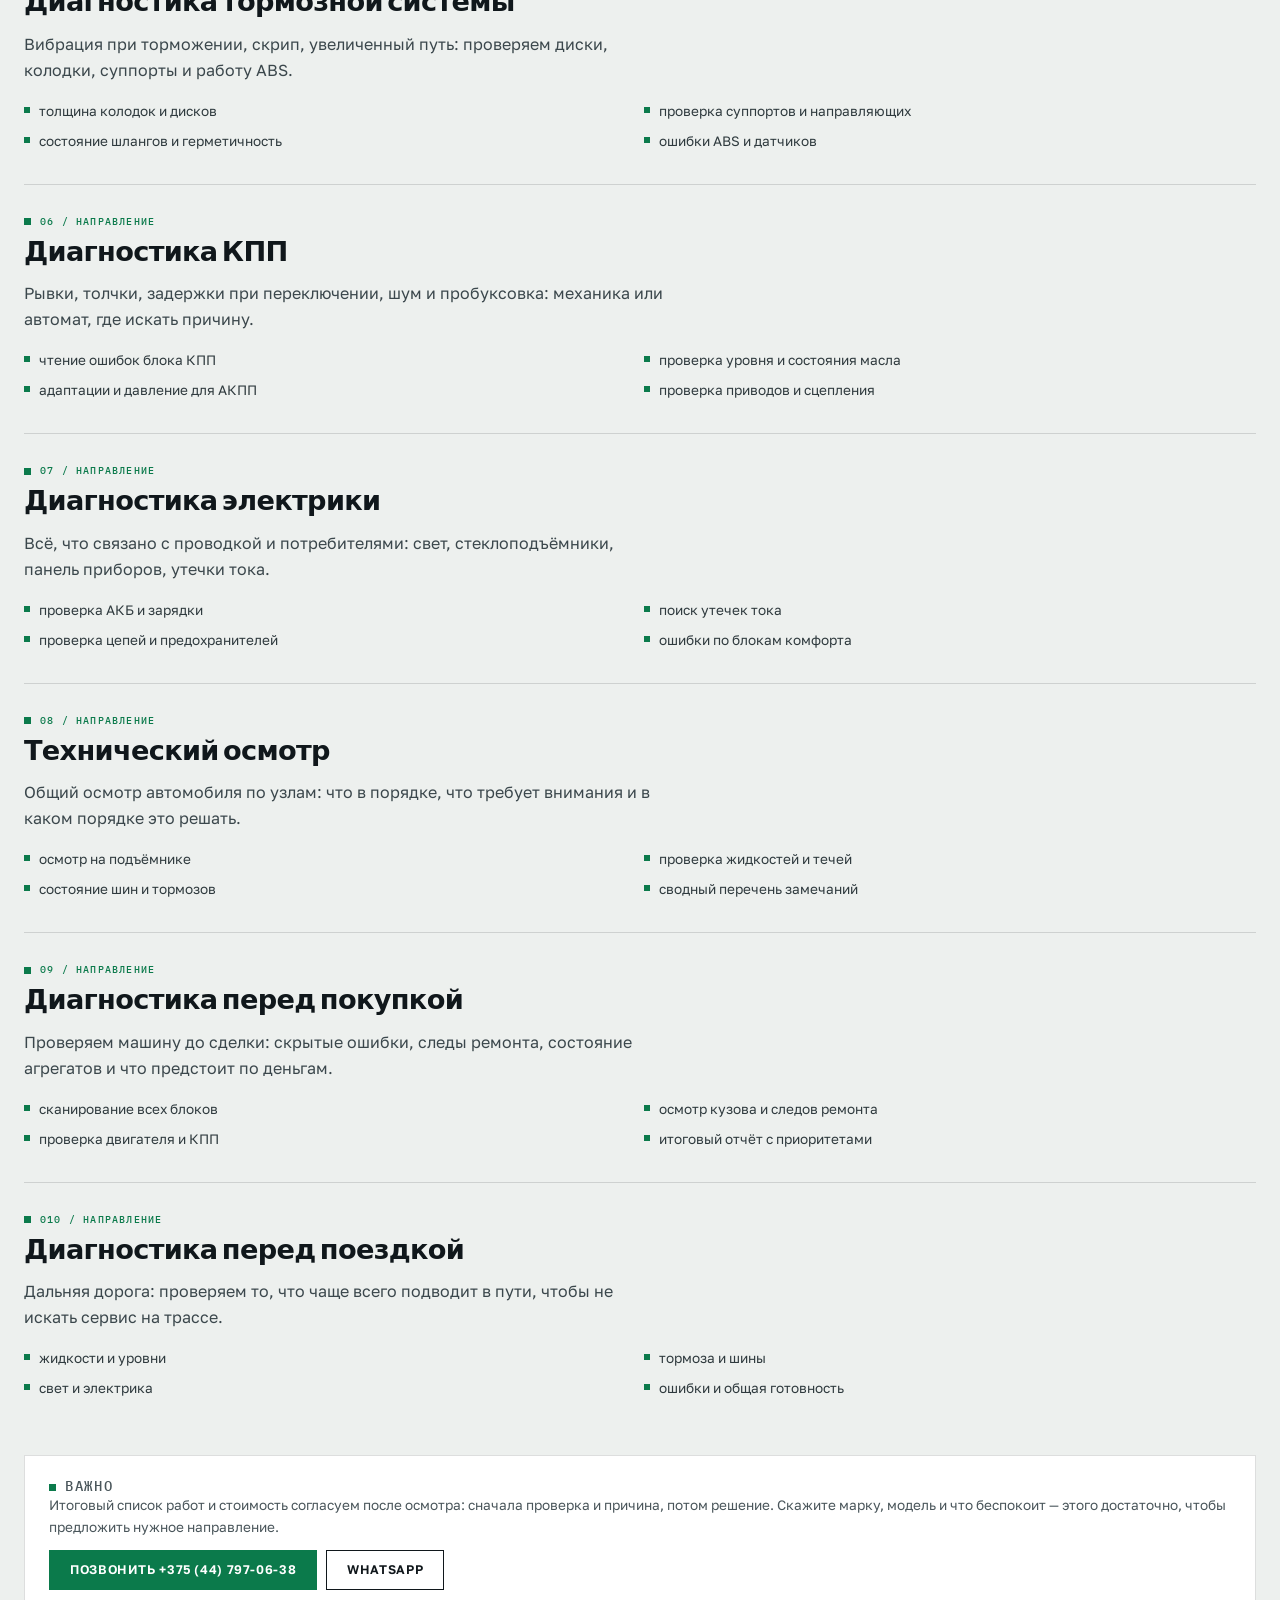
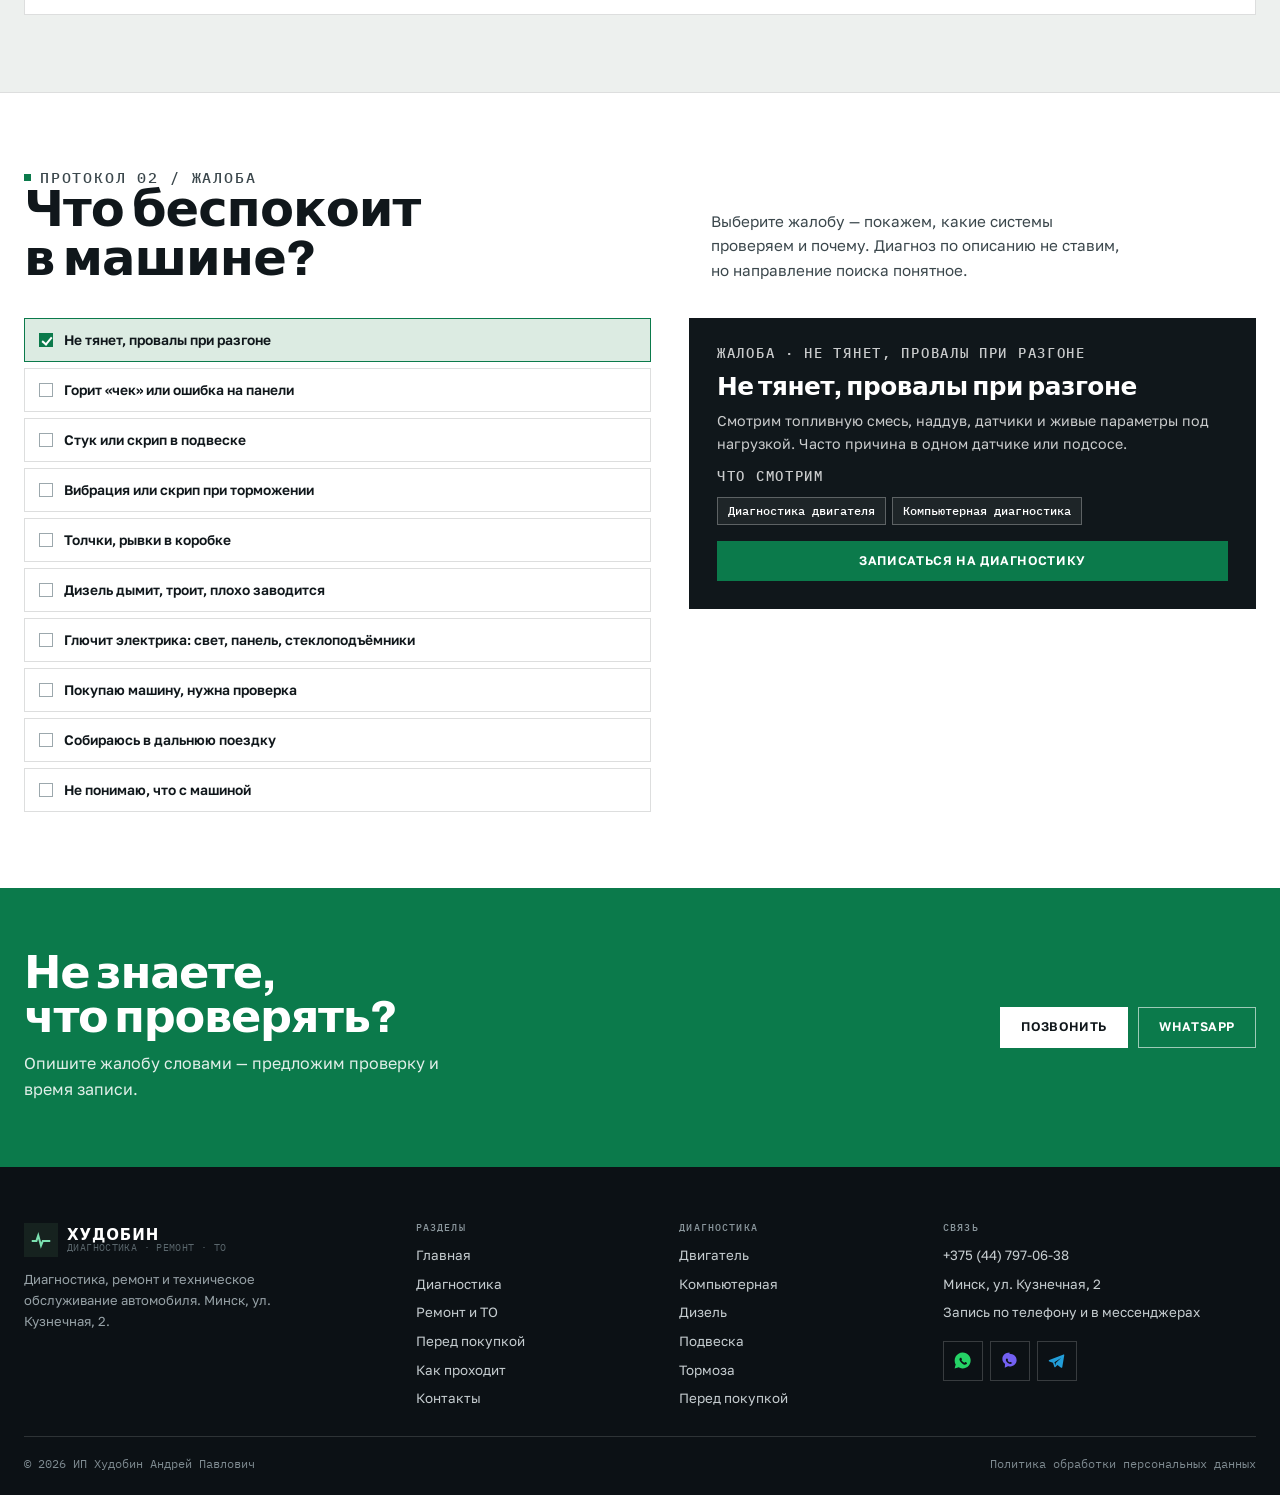
<file: diagnostika.html>
<!DOCTYPE html>
<html lang="ru">
<head>
<meta charset="utf-8">
<meta name="viewport" content="width=device-width, initial-scale=1">
<title>Диагностика автомобиля — 10 направлений | ИП Худобин, Минск</title>
<meta name="description" content="Диагностика двигателя, подвески, тормозной системы, КПП, электрики, дизельного двигателя, компьютерная диагностика, технический осмотр.">
<meta property="og:title" content="Диагностика автомобиля — 10 направлений | ИП Худобин, Минск">
<meta property="og:description" content="Диагностика двигателя, подвески, тормозной системы, КПП, электрики, дизельного двигателя, компьютерная диагностика, технический осмотр.">
<meta property="og:type" content="website">
<meta name="theme-color" content="#10171B">
<style>
:root{--paper:#EDF0EE;--white:#fff;--ink:#10171B;--ink2:#1B242A;--muted:#5B676D;--line:rgba(16,23,27,.14);
--green:#0B7A4B;--green-d:#096640;--mint:#DCEBE2;--red:#B3311F;--amber:#C9861A;
--pad:24px;--max:1300px;--disp:'Archivo',system-ui,sans-serif;--body:'Golos Text',system-ui,sans-serif;--mono:'IBM Plex Mono',ui-monospace,monospace}
*{box-sizing:border-box}html{-webkit-text-size-adjust:100%}
body{margin:0;background:var(--paper);color:var(--ink);font:16px/1.62 var(--body);-webkit-font-smoothing:antialiased}
img{max-width:100%;display:block}
h1,h2,h3{margin:0;font-family:var(--disp);font-weight:800;line-height:.98;letter-spacing:-.02em}
a{color:inherit;text-decoration:none}[hidden]{display:none!important}
.wrap{width:100%;max-width:var(--max);margin:0 auto;padding:0 var(--pad)}
.header{position:sticky;top:0;z-index:40;background:rgba(237,240,238,.94);border-bottom:1px solid var(--line);backdrop-filter:blur(10px)}
.header__in{display:flex;align-items:center;gap:20px;padding:11px 0}
.logo{display:flex;align-items:center;gap:9px}
.logo__mark{width:34px;height:34px;display:grid;place-items:center;background:var(--ink);color:#7BE0B0}
.logo__mark svg{width:22px;height:22px}
.logo__txt{display:flex;flex-direction:column;line-height:1.12}
.logo__txt b{font:800 15px/1 var(--disp);letter-spacing:.06em}
.logo__txt i{font:400 9.5px/1 var(--mono);letter-spacing:.04em;text-transform:uppercase;color:var(--muted);font-style:normal}
.nav{display:flex;gap:18px;margin-left:auto;font-size:13.5px}
.nav a{padding:6px 0;border-bottom:2px solid transparent;color:#374246}
.nav a:hover,.nav a.is-on{border-color:var(--green);color:var(--ink)}
.header__tel{font:500 13px/1 var(--mono)}
.btn{display:inline-flex;align-items:center;gap:9px;padding:13px 20px;font:600 12.5px/1 var(--body);letter-spacing:.05em;text-transform:uppercase;border:1px solid var(--ink);background:var(--ink);color:#fff;cursor:pointer;transition:.18s}
.btn:hover{background:#000;border-color:#000}
.btn--green{background:var(--green);border-color:var(--green)}
.btn--green:hover{background:var(--green-d);border-color:var(--green-d)}
.btn--line{background:transparent;color:var(--ink)}
.btn--line:hover{background:var(--ink);color:#fff}
.burger{display:none;width:42px;height:38px;border:1px solid var(--line);background:#fff;align-items:center;justify-content:center;flex-direction:column;gap:4px;cursor:pointer}
.burger i{display:block;width:17px;height:2px;background:var(--ink)}
.burger.is-close i:first-child{transform:rotate(45deg) translateY(3px)}
.burger.is-close i:last-child{transform:rotate(-45deg) translateY(-3px)}
.hero{position:relative;min-height:min(95svh,820px);display:flex;align-items:flex-end;color:#fff;overflow:hidden;background:#0D1216}
.hero__img{position:absolute;inset:0;width:100%;height:100%;object-fit:cover}
.hero::after{content:'';position:absolute;inset:0;background:linear-gradient(180deg,rgba(8,12,15,.55),rgba(8,12,15,.18) 40%,rgba(8,12,15,.76) 76%,#0C1115 100%)}
.hero__in{position:relative;z-index:2;width:100%;padding:clamp(34px,6vw,62px) 0 clamp(18px,3vw,26px)}
.hero h1{font-size:clamp(2.2rem,6.6vw,5rem);letter-spacing:-.03em}
.hero__lede{max-width:48ch;margin:16px 0 20px;color:rgba(255,255,255,.85);font-size:clamp(.94rem,1.35vw,1.05rem)}
.hero__acts{display:flex;flex-wrap:wrap;gap:10px;margin-bottom:clamp(18px,3vw,32px)}
.hero .btn--line{border-color:rgba(255,255,255,.45);color:#fff}
.hero .btn--line:hover{background:#fff;color:var(--ink)}
.hero__facts{display:grid;grid-template-columns:repeat(4,minmax(0,1fr));border-top:1px solid rgba(255,255,255,.24)}
.hero__facts div{padding:13px 14px 0 0}
.hero__facts b{display:block;font:800 clamp(1rem,1.9vw,1.35rem)/1.1 var(--disp);letter-spacing:-.01em}
.hero__facts span{font:400 9.5px/1.5 var(--mono);letter-spacing:.06em;text-transform:uppercase;color:rgba(255,255,255,.62)}
.drawer{position:fixed;inset:0;z-index:90;background:rgba(8,12,15,.72);display:none}
.drawer[data-open]{display:block}
.drawer__in{position:absolute;inset:0 0 0 auto;width:min(400px,92vw);background:var(--paper);padding:22px;overflow-y:auto}
.drawer__top{display:flex;justify-content:space-between;align-items:center;margin-bottom:18px}
.drawer__nav{display:grid;font:800 19px/1 var(--disp);letter-spacing:-.01em}
.drawer__nav a{padding:14px 0;border-bottom:1px solid var(--line)}
.drawer__cta{width:100%;justify-content:center;margin-top:18px}
.drawer__note{font-size:12.5px;color:var(--muted);margin-top:12px}
body.is-locked{overflow:hidden}
.mbar{display:none}
@media (max-width:1024px){
.nav{display:none}.burger{display:flex}.header__tel{display:none}.header__in{gap:10px}
.hero__facts{grid-template-columns:1fr 1fr}
}
</style>
<link rel="preconnect" href="https://fonts.googleapis.com">
<link rel="preconnect" href="https://fonts.gstatic.com" crossorigin>
<link href="https://fonts.googleapis.com/css2?family=Archivo:wght@600;700;800&family=Golos+Text:wght@400;500;600;700&family=IBM+Plex+Mono:wght@400;500&display=swap" rel="stylesheet">
<link rel="stylesheet" href="assets/css/style.v1.css">
<link rel="icon" href="assets/img/favicon.svg" type="image/svg+xml">
</head>
<body>
<header class="header"><div class="header__in wrap">
<a class="logo" href="index.html"><span class="logo__mark"><svg viewBox="0 0 24 24" aria-hidden="true"><path d="M3 13h4l2-6 3 11 2-5h7" fill="none" stroke="currentColor" stroke-width="2.2" stroke-linecap="square"/></svg></span><span class="logo__txt"><b>ХУДОБИН</b><i>диагностика · ремонт · ТО</i></span></a>
<nav class="nav" aria-label="Основное меню"><a href="index.html">Главная</a><a href="diagnostika.html" class="is-on">Диагностика</a><a href="remont-to.html">Ремонт и ТО</a><a href="pered-pokupkoy.html">Перед покупкой</a><a href="kak-prohodit.html">Как проходит</a><a href="kontakty.html">Контакты</a></nav>
<a class="header__tel" href="tel:+375447970638">+375 (44) 797-06-38</a>
<a class="btn btn--green" href="https://wa.me/375447970638" target="_blank" rel="noopener">Записаться</a>
<button class="burger" type="button" aria-label="Меню" aria-expanded="false" aria-controls="drawer"><i></i><i></i><i></i></button>
</div></header>
<div class="drawer" id="drawer" role="dialog" aria-modal="true" aria-label="Меню" hidden>
<div class="drawer__in">
<div class="drawer__top">
<a class="logo" href="index.html"><span class="logo__mark"><svg viewBox="0 0 24 24" aria-hidden="true"><path d="M3 13h4l2-6 3 11 2-5h7" fill="none" stroke="currentColor" stroke-width="2.2" stroke-linecap="square"/></svg></span><span class="logo__txt"><b>ХУДОБИН</b><i>диагностика · ремонт</i></span></a>
<button class="burger is-close" type="button" data-close aria-label="Закрыть меню"><i></i><i></i></button>
</div>
<nav class="drawer__nav"><a href="index.html">Главная</a><a href="diagnostika.html">Диагностика</a><a href="remont-to.html">Ремонт и ТО</a><a href="pered-pokupkoy.html">Перед покупкой</a><a href="kak-prohodit.html">Как проходит</a><a href="kontakty.html">Контакты</a></nav>
<a class="btn btn--green drawer__cta" href="tel:+375447970638">Позвонить +375 (44) 797-06-38</a>
<p class="drawer__note">Минск, ул. Кузнечная, 2. Запись по телефону и в мессенджерах, время согласуем заранее.</p>
</div></div>
<main>
<section class="phero"><img src="assets/img/tablet.jpg" alt="Компьютерная диагностика автомобиля" width="1600" height="900">
<div class="phero__in"><div class="wrap"><div class="crumbs"><a href="index.html">Главная</a> / Диагностика</div>
<h1>Десять направлений<br>диагностики</h1><p>Двигатель, дизель, подвеска, тормоза, КПП, электрика, технический осмотр, проверка перед покупкой и поездкой.</p></div></div></section>
<section class="section"><div class="wrap"><div class="wdetail" id="d1">
<p class="tag">01 / направление</p>
<h3>Диагностика двигателя</h3>
<p class="lede">Запуск, холостой ход, тяга, расход, посторонние звуки и ошибки блока управления. Ищем причину, а не только код.</p>
<ul class="list"><li>чтение ошибок и живых параметров</li><li>проверка датчиков и исполнительных механизмов</li><li>поиск причин провалов и троения</li><li>проверка герметичности и подсосов</li></ul>
</div><div class="wdetail" id="d2">
<p class="tag">02 / направление</p>
<h3>Компьютерная диагностика</h3>
<p class="lede">Сканируем все доступные блоки: текущие и сохранённые ошибки, параметры в реальном времени, готовность систем.</p>
<ul class="list"><li>опрос всех доступных блоков</li><li>расшифровка кодов ошибок</li><li>проверка сохранённых и текущих событий</li><li>сравнение параметров с нормой</li></ul>
</div><div class="wdetail" id="d3">
<p class="tag">03 / направление</p>
<h3>Диагностика дизельного двигателя</h3>
<p class="lede">Отдельная логика проверки: давление в топливной рампе, форсунки, наддув, EGR и состояние сажевого фильтра.</p>
<ul class="list"><li>проверка давления топлива</li><li>тест форсунок</li><li>анализ наддува и EGR</li><li>оценка состояния сажевого фильтра</li></ul>
</div><div class="wdetail" id="d4">
<p class="tag">04 / направление</p>
<h3>Диагностика подвески</h3>
<p class="lede">Стуки, скрипы, люфты и поведение на неровностях: смотрим на подъёмнике и проверяем на ходу.</p>
<ul class="list"><li>осмотр рычагов и сайлентблоков</li><li>проверка люфтов и шарниров</li><li>оценка амортизаторов и опор</li><li>состояние пыльников</li></ul>
</div><div class="wdetail" id="d5">
<p class="tag">05 / направление</p>
<h3>Диагностика тормозной системы</h3>
<p class="lede">Вибрация при торможении, скрип, увеличенный путь: проверяем диски, колодки, суппорты и работу ABS.</p>
<ul class="list"><li>толщина колодок и дисков</li><li>проверка суппортов и направляющих</li><li>состояние шлангов и герметичность</li><li>ошибки ABS и датчиков</li></ul>
</div><div class="wdetail" id="d6">
<p class="tag">06 / направление</p>
<h3>Диагностика КПП</h3>
<p class="lede">Рывки, толчки, задержки при переключении, шум и пробуксовка: механика или автомат, где искать причину.</p>
<ul class="list"><li>чтение ошибок блока КПП</li><li>проверка уровня и состояния масла</li><li>адаптации и давление для АКПП</li><li>проверка приводов и сцепления</li></ul>
</div><div class="wdetail" id="d7">
<p class="tag">07 / направление</p>
<h3>Диагностика электрики</h3>
<p class="lede">Всё, что связано с проводкой и потребителями: свет, стеклоподъёмники, панель приборов, утечки тока.</p>
<ul class="list"><li>проверка АКБ и зарядки</li><li>поиск утечек тока</li><li>проверка цепей и предохранителей</li><li>ошибки по блокам комфорта</li></ul>
</div><div class="wdetail" id="d8">
<p class="tag">08 / направление</p>
<h3>Технический осмотр</h3>
<p class="lede">Общий осмотр автомобиля по узлам: что в порядке, что требует внимания и в каком порядке это решать.</p>
<ul class="list"><li>осмотр на подъёмнике</li><li>проверка жидкостей и течей</li><li>состояние шин и тормозов</li><li>сводный перечень замечаний</li></ul>
</div><div class="wdetail" id="d9">
<p class="tag">09 / направление</p>
<h3>Диагностика перед покупкой</h3>
<p class="lede">Проверяем машину до сделки: скрытые ошибки, следы ремонта, состояние агрегатов и что предстоит по деньгам.</p>
<ul class="list"><li>сканирование всех блоков</li><li>осмотр кузова и следов ремонта</li><li>проверка двигателя и КПП</li><li>итоговый отчёт с приоритетами</li></ul>
</div><div class="wdetail" id="d10">
<p class="tag">010 / направление</p>
<h3>Диагностика перед поездкой</h3>
<p class="lede">Дальняя дорога: проверяем то, что чаще всего подводит в пути, чтобы не искать сервис на трассе.</p>
<ul class="list"><li>жидкости и уровни</li><li>тормоза и шины</li><li>свет и электрика</li><li>ошибки и общая готовность</li></ul>
</div>
<div class="card" style="margin-top:24px"><p class="tag">важно</p>
<p style="margin:0 0 12px">Итоговый список работ и стоимость согласуем после осмотра: сначала проверка и причина, потом решение. Скажите марку, модель и что беспокоит — этого достаточно, чтобы предложить нужное направление.</p>
<div style="display:flex;flex-wrap:wrap;gap:9px"><a class="btn btn--green" href="tel:+375447970638">Позвонить +375 (44) 797-06-38</a><a class="btn btn--line" href="https://wa.me/375447970638" target="_blank" rel="noopener">WhatsApp</a></div></div>
</div></section>

<section class="section section--white section--line" id="pick"><div class="wrap">
<div class="sec-head"><div><p class="tag">протокол 02 / жалоба</p><h2 class="h2">Что беспокоит<br>в машине?</h2></div>
<p>Выберите жалобу — покажем, какие системы проверяем и почему. Диагноз по описанию не ставим, но направление поиска понятное.</p></div>
<div class="pick">
<div class="pick__list" id="plist"><button class="pbtn" type="button" data-k="pull"><span class="sq"></span><span>Не тянет, провалы при разгоне</span></button><button class="pbtn" type="button" data-k="check"><span class="sq"></span><span>Горит «чек» или ошибка на панели</span></button><button class="pbtn" type="button" data-k="knock"><span class="sq"></span><span>Стук или скрип в подвеске</span></button><button class="pbtn" type="button" data-k="brakes"><span class="sq"></span><span>Вибрация или скрип при торможении</span></button><button class="pbtn" type="button" data-k="gear"><span class="sq"></span><span>Толчки, рывки в коробке</span></button><button class="pbtn" type="button" data-k="diesel"><span class="sq"></span><span>Дизель дымит, троит, плохо заводится</span></button><button class="pbtn" type="button" data-k="electro"><span class="sq"></span><span>Глючит электрика: свет, панель, стеклоподъёмники</span></button><button class="pbtn" type="button" data-k="buy"><span class="sq"></span><span>Покупаю машину, нужна проверка</span></button><button class="pbtn" type="button" data-k="trip"><span class="sq"></span><span>Собираюсь в дальнюю поездку</span></button><button class="pbtn" type="button" data-k="unknown"><span class="sq"></span><span>Не понимаю, что с машиной</span></button></div>
<div class="pick__out">
<p class="pick__k" id="pK">ПРОВЕРКА</p>
<h3 id="pT">Не тянет</h3>
<p id="pText"></p>
<p class="pick__k" style="margin-top:4px">ЧТО СМОТРИМ</p>
<div class="chipset" id="pChips"></div>
<a class="btn btn--green" href="https://wa.me/375447970638" target="_blank" rel="noopener" id="pSend">Записаться на диагностику</a>
</div>
</div>
</div></section>

<section class="cta"><div class="wrap cta__in"><div><h2>Не знаете,<br>что проверять?</h2><p>Опишите жалобу словами — предложим проверку и время записи.</p></div>
<div class="cta__acts"><a class="btn" href="tel:+375447970638">Позвонить</a><a class="btn btn--ghost" href="https://wa.me/375447970638" target="_blank" rel="noopener">WhatsApp</a></div></div></section>
</main>
<footer class="footer"><div class="wrap">
<div class="footer__top">
<div class="footer__about"><a class="logo logo--f" href="index.html"><span class="logo__mark"><svg viewBox="0 0 24 24" aria-hidden="true"><path d="M3 13h4l2-6 3 11 2-5h7" fill="none" stroke="currentColor" stroke-width="2.2" stroke-linecap="square"/></svg></span><span class="logo__txt"><b>ХУДОБИН</b><i>диагностика · ремонт · ТО</i></span></a>
<p>Диагностика, ремонт и техническое обслуживание автомобиля. Минск, ул. Кузнечная, 2.</p></div>
<div><h4>Разделы</h4><ul><li><a href="index.html">Главная</a></li><li><a href="diagnostika.html">Диагностика</a></li><li><a href="remont-to.html">Ремонт и ТО</a></li><li><a href="pered-pokupkoy.html">Перед покупкой</a></li><li><a href="kak-prohodit.html">Как проходит</a></li><li><a href="kontakty.html">Контакты</a></li></ul></div>
<div><h4>Диагностика</h4><ul><li><a href="diagnostika.html#d1">Двигатель</a></li><li><a href="diagnostika.html#d2">Компьютерная</a></li><li><a href="diagnostika.html#d3">Дизель</a></li><li><a href="diagnostika.html#d4">Подвеска</a></li><li><a href="diagnostika.html#d5">Тормоза</a></li><li><a href="pered-pokupkoy.html">Перед покупкой</a></li></ul></div>
<div><h4>Связь</h4><ul>
<li><a href="tel:+375447970638">+375 (44) 797-06-38</a></li>
<li><a href="https://maps.google.com/?q=%D0%9C%D0%B8%D0%BD%D1%81%D0%BA%2C+%D1%83%D0%BB%D0%B8%D1%86%D0%B0+%D0%9A%D1%83%D0%B7%D0%BD%D0%B5%D1%87%D0%BD%D0%B0%D1%8F+2" target="_blank" rel="noopener">Минск, ул. Кузнечная, 2</a></li>
<li>Запись по телефону и в мессенджерах</li>
<li style="margin-top:10px"><div class="msgr"><a href="https://wa.me/375447970638" target="_blank" rel="noopener" aria-label="WhatsApp" style="color:#25D366"><svg viewBox="0 0 24 24" fill="currentColor" aria-hidden="true"><path d="M12 2a10 10 0 0 0-8.6 15L2 22l5.2-1.4A10 10 0 1 0 12 2m5.3 14.1c-.2.6-1.2 1.2-1.9 1.2-.5 0-1.1 0-2-.4a11 11 0 0 1-4.4-3.9c-.5-.8-.9-1.7-.9-2.5 0-.7.4-1.4.9-1.8.2-.2.4-.3.6-.3h.5c.2 0 .4 0 .5.4l.7 1.6c0 .2 0 .3-.1.5l-.4.5c-.1.2-.2.3 0 .5a8 8 0 0 0 3.4 2.9c.2.1.4.1.5-.1l.6-.7c.1-.2.3-.2.5-.1l1.6.8c.2.1.3.2.3.4s0 .5-.1.9"/></svg></a><a href="viber://chat?number=%2B375447970638" aria-label="Viber" style="color:#7360F2"><svg viewBox="0 0 24 24" fill="currentColor" aria-hidden="true"><path d="M12 2C7 2 3 5.6 3 10c0 2.5 1.3 4.7 3.4 6.1L6 21l4-1.6c.6.1 1.3.2 2 .2 5 0 9-3.6 9-8s-4-8-9-8m3.6 11.3c-.4.9-1.9 1.6-2.7 1.5-2.4-.3-4.6-2.1-5.4-4.4-.3-.8.2-2 1-2.4.3-.2.7 0 .9.3l.7 1.2c.1.3 0 .5-.2.7-.3.2-.2.5.1.9.6.8 1.2 1.2 1.9 1.5.4.2.6 0 .8-.2s.4-.3.7-.2l1.3.6c.3.2.3.6.2.9"/></svg></a><a href="https://t.me/+375447970638" target="_blank" rel="noopener" aria-label="Telegram" style="color:#229ED9"><svg viewBox="0 0 24 24" fill="currentColor" aria-hidden="true"><path d="M21.8 4.2 2.9 11.4c-.9.3-.9 1.5 0 1.8l4.6 1.5 1.7 5.3c.2.7 1 .9 1.5.3l2.5-2.6 4.6 3.4c.6.4 1.4 0 1.5-.7l2.5-15c.1-.8-.6-1.4-1.5-1.2M9.4 14.3l8.4-5.6-6.8 6.6-.2 3z"/></svg></a></div></li>
</ul></div>
</div>
<div class="footer__bottom"><span>© <span id="yr">2026</span> ИП Худобин Андрей Павлович</span>
<span><a href="politika.html">Политика обработки персональных данных</a></span></div>
</div></footer>
<div class="mbar" role="navigation" aria-label="Быстрая связь">
<a href="tel:+375447970638"><svg viewBox="0 0 24 24" fill="currentColor" aria-hidden="true"><path d="M6.6 10.8a15.5 15.5 0 0 0 6.6 6.6l2.2-2.2a1 1 0 0 1 1-.24c1.1.36 2.3.56 3.5.56a1 1 0 0 1 1 1V20a1 1 0 0 1-1 1A17 17 0 0 1 3 4a1 1 0 0 1 1-1h3.5a1 1 0 0 1 1 1c0 1.2.2 2.4.56 3.5a1 1 0 0 1-.25 1z"/></svg>Позвонить</a>
<a href="https://wa.me/375447970638" target="_blank" rel="noopener"><svg viewBox="0 0 24 24" fill="currentColor" aria-hidden="true"><path d="M12 2a10 10 0 0 0-8.6 15L2 22l5.2-1.4A10 10 0 1 0 12 2m5.3 14.1c-.2.6-1.2 1.2-1.9 1.2-.5 0-1.1 0-2-.4a11 11 0 0 1-4.4-3.9c-.5-.8-.9-1.7-.9-2.5 0-.7.4-1.4.9-1.8.2-.2.4-.3.6-.3h.5c.2 0 .4 0 .5.4l.7 1.6c0 .2 0 .3-.1.5l-.4.5c-.1.2-.2.3 0 .5a8 8 0 0 0 3.4 2.9c.2.1.4.1.5-.1l.6-.7c.1-.2.3-.2.5-.1l1.6.8c.2.1.3.2.3.4s0 .5-.1.9"/></svg>WhatsApp</a>
<a href="viber://chat?number=%2B375447970638"><svg viewBox="0 0 24 24" fill="currentColor" aria-hidden="true"><path d="M12 2C7 2 3 5.6 3 10c0 2.5 1.3 4.7 3.4 6.1L6 21l4-1.6c.6.1 1.3.2 2 .2 5 0 9-3.6 9-8s-4-8-9-8m3.6 11.3c-.4.9-1.9 1.6-2.7 1.5-2.4-.3-4.6-2.1-5.4-4.4-.3-.8.2-2 1-2.4.3-.2.7 0 .9.3l.7 1.2c.1.3 0 .5-.2.7-.3.2-.2.5.1.9.6.8 1.2 1.2 1.9 1.5.4.2.6 0 .8-.2s.4-.3.7-.2l1.3.6c.3.2.3.6.2.9"/></svg>Viber</a>
<a href="https://t.me/+375447970638" target="_blank" rel="noopener"><svg viewBox="0 0 24 24" fill="currentColor" aria-hidden="true"><path d="M21.8 4.2 2.9 11.4c-.9.3-.9 1.5 0 1.8l4.6 1.5 1.7 5.3c.2.7 1 .9 1.5.3l2.5-2.6 4.6 3.4c.6.4 1.4 0 1.5-.7l2.5-15c.1-.8-.6-1.4-1.5-1.2M9.4 14.3l8.4-5.6-6.8 6.6-.2 3z"/></svg>Telegram</a>
</div>
<script src="assets/js/main.v1.js"></script>
</body>
</html>
</file>
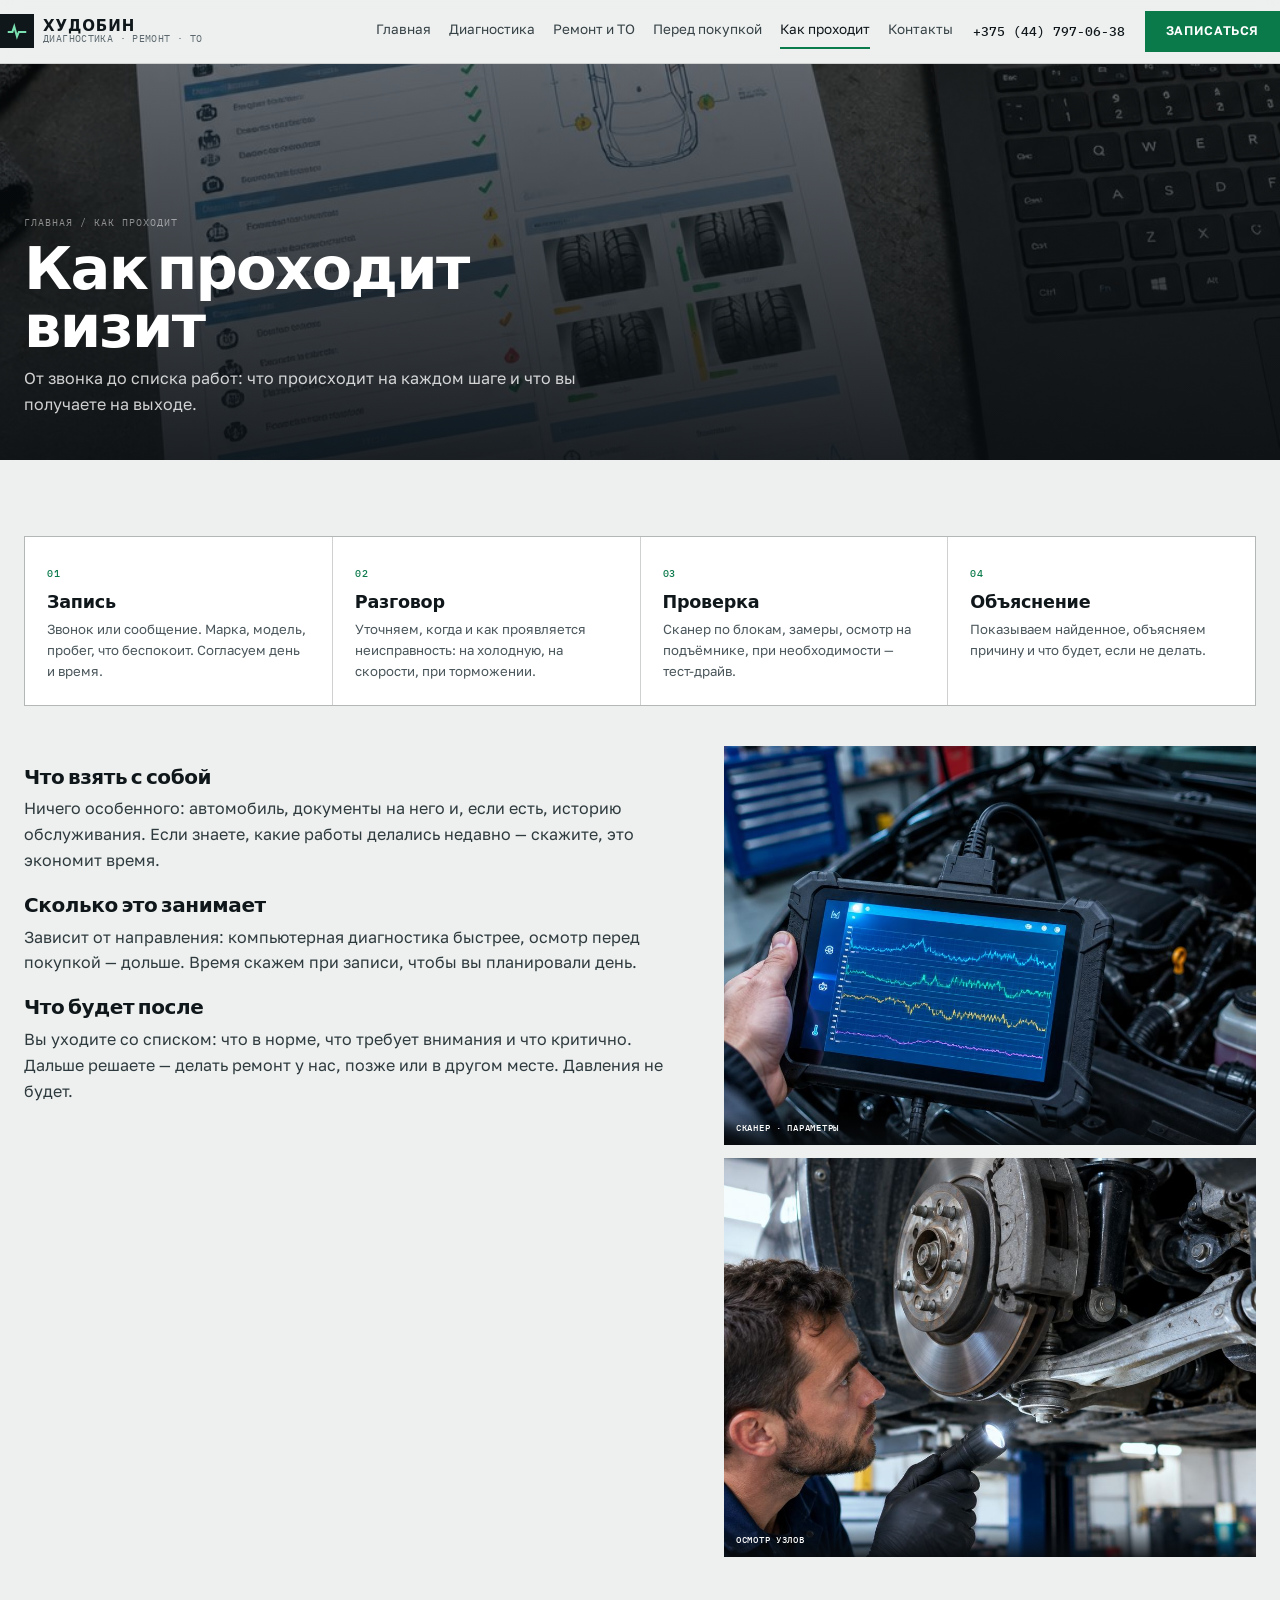
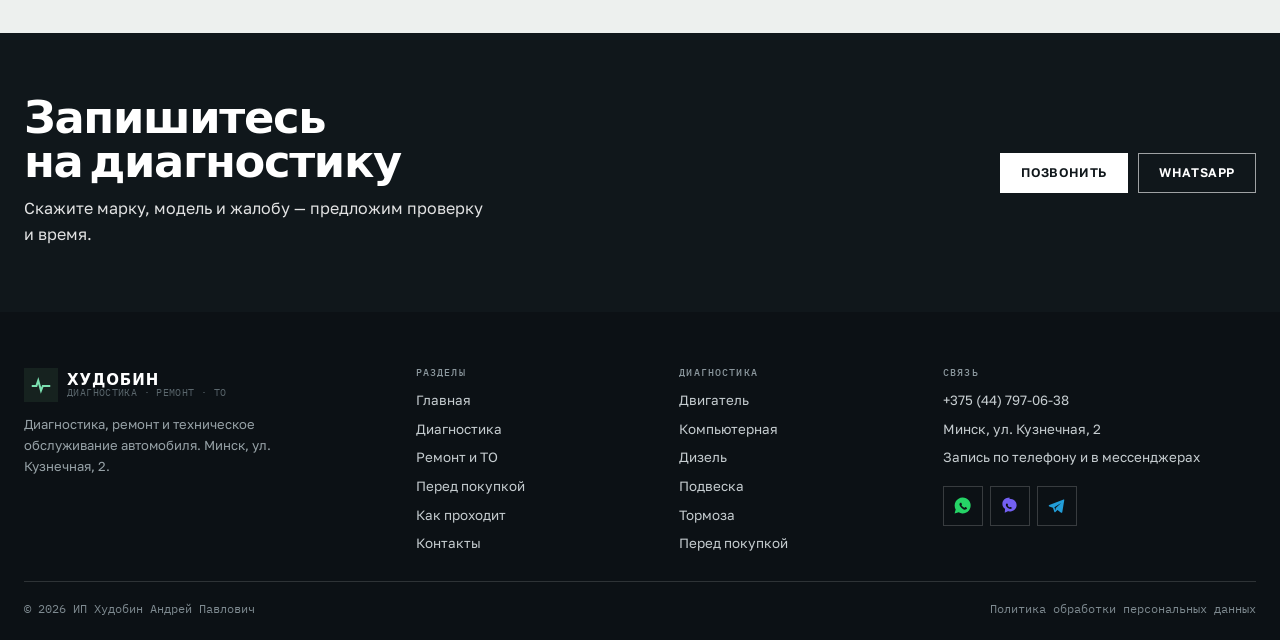
<file: kak-prohodit.html>
<!DOCTYPE html>
<html lang="ru">
<head>
<meta charset="utf-8">
<meta name="viewport" content="width=device-width, initial-scale=1">
<title>Как проходит диагностика — запись, проверка, результат</title>
<meta name="description" content="Как проходит визит: запись, разговор о жалобе, проверка на подъёмнике и сканером, объяснение результата и список работ.">
<meta property="og:title" content="Как проходит диагностика — запись, проверка, результат">
<meta property="og:description" content="Как проходит визит: запись, разговор о жалобе, проверка на подъёмнике и сканером, объяснение результата и список работ.">
<meta property="og:type" content="website">
<meta name="theme-color" content="#10171B">
<style>
:root{--paper:#EDF0EE;--white:#fff;--ink:#10171B;--ink2:#1B242A;--muted:#5B676D;--line:rgba(16,23,27,.14);
--green:#0B7A4B;--green-d:#096640;--mint:#DCEBE2;--red:#B3311F;--amber:#C9861A;
--pad:24px;--max:1300px;--disp:'Archivo',system-ui,sans-serif;--body:'Golos Text',system-ui,sans-serif;--mono:'IBM Plex Mono',ui-monospace,monospace}
*{box-sizing:border-box}html{-webkit-text-size-adjust:100%}
body{margin:0;background:var(--paper);color:var(--ink);font:16px/1.62 var(--body);-webkit-font-smoothing:antialiased}
img{max-width:100%;display:block}
h1,h2,h3{margin:0;font-family:var(--disp);font-weight:800;line-height:.98;letter-spacing:-.02em}
a{color:inherit;text-decoration:none}[hidden]{display:none!important}
.wrap{width:100%;max-width:var(--max);margin:0 auto;padding:0 var(--pad)}
.header{position:sticky;top:0;z-index:40;background:rgba(237,240,238,.94);border-bottom:1px solid var(--line);backdrop-filter:blur(10px)}
.header__in{display:flex;align-items:center;gap:20px;padding:11px 0}
.logo{display:flex;align-items:center;gap:9px}
.logo__mark{width:34px;height:34px;display:grid;place-items:center;background:var(--ink);color:#7BE0B0}
.logo__mark svg{width:22px;height:22px}
.logo__txt{display:flex;flex-direction:column;line-height:1.12}
.logo__txt b{font:800 15px/1 var(--disp);letter-spacing:.06em}
.logo__txt i{font:400 9.5px/1 var(--mono);letter-spacing:.04em;text-transform:uppercase;color:var(--muted);font-style:normal}
.nav{display:flex;gap:18px;margin-left:auto;font-size:13.5px}
.nav a{padding:6px 0;border-bottom:2px solid transparent;color:#374246}
.nav a:hover,.nav a.is-on{border-color:var(--green);color:var(--ink)}
.header__tel{font:500 13px/1 var(--mono)}
.btn{display:inline-flex;align-items:center;gap:9px;padding:13px 20px;font:600 12.5px/1 var(--body);letter-spacing:.05em;text-transform:uppercase;border:1px solid var(--ink);background:var(--ink);color:#fff;cursor:pointer;transition:.18s}
.btn:hover{background:#000;border-color:#000}
.btn--green{background:var(--green);border-color:var(--green)}
.btn--green:hover{background:var(--green-d);border-color:var(--green-d)}
.btn--line{background:transparent;color:var(--ink)}
.btn--line:hover{background:var(--ink);color:#fff}
.burger{display:none;width:42px;height:38px;border:1px solid var(--line);background:#fff;align-items:center;justify-content:center;flex-direction:column;gap:4px;cursor:pointer}
.burger i{display:block;width:17px;height:2px;background:var(--ink)}
.burger.is-close i:first-child{transform:rotate(45deg) translateY(3px)}
.burger.is-close i:last-child{transform:rotate(-45deg) translateY(-3px)}
.hero{position:relative;min-height:min(95svh,820px);display:flex;align-items:flex-end;color:#fff;overflow:hidden;background:#0D1216}
.hero__img{position:absolute;inset:0;width:100%;height:100%;object-fit:cover}
.hero::after{content:'';position:absolute;inset:0;background:linear-gradient(180deg,rgba(8,12,15,.55),rgba(8,12,15,.18) 40%,rgba(8,12,15,.76) 76%,#0C1115 100%)}
.hero__in{position:relative;z-index:2;width:100%;padding:clamp(34px,6vw,62px) 0 clamp(18px,3vw,26px)}
.hero h1{font-size:clamp(2.2rem,6.6vw,5rem);letter-spacing:-.03em}
.hero__lede{max-width:48ch;margin:16px 0 20px;color:rgba(255,255,255,.85);font-size:clamp(.94rem,1.35vw,1.05rem)}
.hero__acts{display:flex;flex-wrap:wrap;gap:10px;margin-bottom:clamp(18px,3vw,32px)}
.hero .btn--line{border-color:rgba(255,255,255,.45);color:#fff}
.hero .btn--line:hover{background:#fff;color:var(--ink)}
.hero__facts{display:grid;grid-template-columns:repeat(4,minmax(0,1fr));border-top:1px solid rgba(255,255,255,.24)}
.hero__facts div{padding:13px 14px 0 0}
.hero__facts b{display:block;font:800 clamp(1rem,1.9vw,1.35rem)/1.1 var(--disp);letter-spacing:-.01em}
.hero__facts span{font:400 9.5px/1.5 var(--mono);letter-spacing:.06em;text-transform:uppercase;color:rgba(255,255,255,.62)}
.drawer{position:fixed;inset:0;z-index:90;background:rgba(8,12,15,.72);display:none}
.drawer[data-open]{display:block}
.drawer__in{position:absolute;inset:0 0 0 auto;width:min(400px,92vw);background:var(--paper);padding:22px;overflow-y:auto}
.drawer__top{display:flex;justify-content:space-between;align-items:center;margin-bottom:18px}
.drawer__nav{display:grid;font:800 19px/1 var(--disp);letter-spacing:-.01em}
.drawer__nav a{padding:14px 0;border-bottom:1px solid var(--line)}
.drawer__cta{width:100%;justify-content:center;margin-top:18px}
.drawer__note{font-size:12.5px;color:var(--muted);margin-top:12px}
body.is-locked{overflow:hidden}
.mbar{display:none}
@media (max-width:1024px){
.nav{display:none}.burger{display:flex}.header__tel{display:none}.header__in{gap:10px}
.hero__facts{grid-template-columns:1fr 1fr}
}
</style>
<link rel="preconnect" href="https://fonts.googleapis.com">
<link rel="preconnect" href="https://fonts.gstatic.com" crossorigin>
<link href="https://fonts.googleapis.com/css2?family=Archivo:wght@600;700;800&family=Golos+Text:wght@400;500;600;700&family=IBM+Plex+Mono:wght@400;500&display=swap" rel="stylesheet">
<link rel="stylesheet" href="assets/css/style.v1.css">
<link rel="icon" href="assets/img/favicon.svg" type="image/svg+xml">
</head>
<body>
<header class="header"><div class="header__in wrap">
<a class="logo" href="index.html"><span class="logo__mark"><svg viewBox="0 0 24 24" aria-hidden="true"><path d="M3 13h4l2-6 3 11 2-5h7" fill="none" stroke="currentColor" stroke-width="2.2" stroke-linecap="square"/></svg></span><span class="logo__txt"><b>ХУДОБИН</b><i>диагностика · ремонт · ТО</i></span></a>
<nav class="nav" aria-label="Основное меню"><a href="index.html">Главная</a><a href="diagnostika.html">Диагностика</a><a href="remont-to.html">Ремонт и ТО</a><a href="pered-pokupkoy.html">Перед покупкой</a><a href="kak-prohodit.html" class="is-on">Как проходит</a><a href="kontakty.html">Контакты</a></nav>
<a class="header__tel" href="tel:+375447970638">+375 (44) 797-06-38</a>
<a class="btn btn--green" href="https://wa.me/375447970638" target="_blank" rel="noopener">Записаться</a>
<button class="burger" type="button" aria-label="Меню" aria-expanded="false" aria-controls="drawer"><i></i><i></i><i></i></button>
</div></header>
<div class="drawer" id="drawer" role="dialog" aria-modal="true" aria-label="Меню" hidden>
<div class="drawer__in">
<div class="drawer__top">
<a class="logo" href="index.html"><span class="logo__mark"><svg viewBox="0 0 24 24" aria-hidden="true"><path d="M3 13h4l2-6 3 11 2-5h7" fill="none" stroke="currentColor" stroke-width="2.2" stroke-linecap="square"/></svg></span><span class="logo__txt"><b>ХУДОБИН</b><i>диагностика · ремонт</i></span></a>
<button class="burger is-close" type="button" data-close aria-label="Закрыть меню"><i></i><i></i></button>
</div>
<nav class="drawer__nav"><a href="index.html">Главная</a><a href="diagnostika.html">Диагностика</a><a href="remont-to.html">Ремонт и ТО</a><a href="pered-pokupkoy.html">Перед покупкой</a><a href="kak-prohodit.html">Как проходит</a><a href="kontakty.html">Контакты</a></nav>
<a class="btn btn--green drawer__cta" href="tel:+375447970638">Позвонить +375 (44) 797-06-38</a>
<p class="drawer__note">Минск, ул. Кузнечная, 2. Запись по телефону и в мессенджерах, время согласуем заранее.</p>
</div></div>
<main>
<section class="phero"><img src="assets/img/report.jpg" alt="Протокол осмотра автомобиля" width="1600" height="900">
<div class="phero__in"><div class="wrap"><div class="crumbs"><a href="index.html">Главная</a> / Как проходит</div>
<h1>Как проходит<br>визит</h1><p>От звонка до списка работ: что происходит на каждом шаге и что вы получаете на выходе.</p></div></div></section>
<section class="section"><div class="wrap">
<div class="steps">
<div class="step"><span class="step__n">01</span><b>Запись</b><p>Звонок или сообщение. Марка, модель, пробег, что беспокоит. Согласуем день и время.</p></div>
<div class="step"><span class="step__n">02</span><b>Разговор</b><p>Уточняем, когда и как проявляется неисправность: на холодную, на скорости, при торможении.</p></div>
<div class="step"><span class="step__n">03</span><b>Проверка</b><p>Сканер по блокам, замеры, осмотр на подъёмнике, при необходимости — тест-драйв.</p></div>
<div class="step"><span class="step__n">04</span><b>Объяснение</b><p>Показываем найденное, объясняем причину и что будет, если не делать.</p></div>
</div>
<div class="two" style="margin-top:clamp(24px,3.4vw,40px)">
<div class="prose">
<h3>Что взять с собой</h3>
<p>Ничего особенного: автомобиль, документы на него и, если есть, историю обслуживания. Если знаете, какие работы делались недавно — скажите, это экономит время.</p>
<h3>Сколько это занимает</h3>
<p>Зависит от направления: компьютерная диагностика быстрее, осмотр перед покупкой — дольше. Время скажем при записи, чтобы вы планировали день.</p>
<h3>Что будет после</h3>
<p>Вы уходите со списком: что в норме, что требует внимания и что критично. Дальше решаете — делать ремонт у нас, позже или в другом месте. Давления не будет.</p>
</div>
<div class="gal" style="grid-template-columns:1fr">
<figure><img src="assets/img/tablet.jpg" alt="Сканер подключён к автомобилю" width="1200" height="900" loading="lazy"><figcaption>Сканер · параметры</figcaption></figure>
<figure><img src="assets/img/brakes.jpg" alt="Осмотр тормозной системы" width="1200" height="900" loading="lazy"><figcaption>Осмотр узлов</figcaption></figure>
</div>
</div>
</div></section>
<section class="cta cta--ink"><div class="wrap cta__in"><div><h2>Запишитесь<br>на диагностику</h2><p>Скажите марку, модель и жалобу — предложим проверку и время.</p></div>
<div class="cta__acts"><a class="btn" href="tel:+375447970638">Позвонить</a><a class="btn btn--ghost" href="https://wa.me/375447970638" target="_blank" rel="noopener">WhatsApp</a></div></div></section>
</main>
<footer class="footer"><div class="wrap">
<div class="footer__top">
<div class="footer__about"><a class="logo logo--f" href="index.html"><span class="logo__mark"><svg viewBox="0 0 24 24" aria-hidden="true"><path d="M3 13h4l2-6 3 11 2-5h7" fill="none" stroke="currentColor" stroke-width="2.2" stroke-linecap="square"/></svg></span><span class="logo__txt"><b>ХУДОБИН</b><i>диагностика · ремонт · ТО</i></span></a>
<p>Диагностика, ремонт и техническое обслуживание автомобиля. Минск, ул. Кузнечная, 2.</p></div>
<div><h4>Разделы</h4><ul><li><a href="index.html">Главная</a></li><li><a href="diagnostika.html">Диагностика</a></li><li><a href="remont-to.html">Ремонт и ТО</a></li><li><a href="pered-pokupkoy.html">Перед покупкой</a></li><li><a href="kak-prohodit.html">Как проходит</a></li><li><a href="kontakty.html">Контакты</a></li></ul></div>
<div><h4>Диагностика</h4><ul><li><a href="diagnostika.html#d1">Двигатель</a></li><li><a href="diagnostika.html#d2">Компьютерная</a></li><li><a href="diagnostika.html#d3">Дизель</a></li><li><a href="diagnostika.html#d4">Подвеска</a></li><li><a href="diagnostika.html#d5">Тормоза</a></li><li><a href="pered-pokupkoy.html">Перед покупкой</a></li></ul></div>
<div><h4>Связь</h4><ul>
<li><a href="tel:+375447970638">+375 (44) 797-06-38</a></li>
<li><a href="https://maps.google.com/?q=%D0%9C%D0%B8%D0%BD%D1%81%D0%BA%2C+%D1%83%D0%BB%D0%B8%D1%86%D0%B0+%D0%9A%D1%83%D0%B7%D0%BD%D0%B5%D1%87%D0%BD%D0%B0%D1%8F+2" target="_blank" rel="noopener">Минск, ул. Кузнечная, 2</a></li>
<li>Запись по телефону и в мессенджерах</li>
<li style="margin-top:10px"><div class="msgr"><a href="https://wa.me/375447970638" target="_blank" rel="noopener" aria-label="WhatsApp" style="color:#25D366"><svg viewBox="0 0 24 24" fill="currentColor" aria-hidden="true"><path d="M12 2a10 10 0 0 0-8.6 15L2 22l5.2-1.4A10 10 0 1 0 12 2m5.3 14.1c-.2.6-1.2 1.2-1.9 1.2-.5 0-1.1 0-2-.4a11 11 0 0 1-4.4-3.9c-.5-.8-.9-1.7-.9-2.5 0-.7.4-1.4.9-1.8.2-.2.4-.3.6-.3h.5c.2 0 .4 0 .5.4l.7 1.6c0 .2 0 .3-.1.5l-.4.5c-.1.2-.2.3 0 .5a8 8 0 0 0 3.4 2.9c.2.1.4.1.5-.1l.6-.7c.1-.2.3-.2.5-.1l1.6.8c.2.1.3.2.3.4s0 .5-.1.9"/></svg></a><a href="viber://chat?number=%2B375447970638" aria-label="Viber" style="color:#7360F2"><svg viewBox="0 0 24 24" fill="currentColor" aria-hidden="true"><path d="M12 2C7 2 3 5.6 3 10c0 2.5 1.3 4.7 3.4 6.1L6 21l4-1.6c.6.1 1.3.2 2 .2 5 0 9-3.6 9-8s-4-8-9-8m3.6 11.3c-.4.9-1.9 1.6-2.7 1.5-2.4-.3-4.6-2.1-5.4-4.4-.3-.8.2-2 1-2.4.3-.2.7 0 .9.3l.7 1.2c.1.3 0 .5-.2.7-.3.2-.2.5.1.9.6.8 1.2 1.2 1.9 1.5.4.2.6 0 .8-.2s.4-.3.7-.2l1.3.6c.3.2.3.6.2.9"/></svg></a><a href="https://t.me/+375447970638" target="_blank" rel="noopener" aria-label="Telegram" style="color:#229ED9"><svg viewBox="0 0 24 24" fill="currentColor" aria-hidden="true"><path d="M21.8 4.2 2.9 11.4c-.9.3-.9 1.5 0 1.8l4.6 1.5 1.7 5.3c.2.7 1 .9 1.5.3l2.5-2.6 4.6 3.4c.6.4 1.4 0 1.5-.7l2.5-15c.1-.8-.6-1.4-1.5-1.2M9.4 14.3l8.4-5.6-6.8 6.6-.2 3z"/></svg></a></div></li>
</ul></div>
</div>
<div class="footer__bottom"><span>© <span id="yr">2026</span> ИП Худобин Андрей Павлович</span>
<span><a href="politika.html">Политика обработки персональных данных</a></span></div>
</div></footer>
<div class="mbar" role="navigation" aria-label="Быстрая связь">
<a href="tel:+375447970638"><svg viewBox="0 0 24 24" fill="currentColor" aria-hidden="true"><path d="M6.6 10.8a15.5 15.5 0 0 0 6.6 6.6l2.2-2.2a1 1 0 0 1 1-.24c1.1.36 2.3.56 3.5.56a1 1 0 0 1 1 1V20a1 1 0 0 1-1 1A17 17 0 0 1 3 4a1 1 0 0 1 1-1h3.5a1 1 0 0 1 1 1c0 1.2.2 2.4.56 3.5a1 1 0 0 1-.25 1z"/></svg>Позвонить</a>
<a href="https://wa.me/375447970638" target="_blank" rel="noopener"><svg viewBox="0 0 24 24" fill="currentColor" aria-hidden="true"><path d="M12 2a10 10 0 0 0-8.6 15L2 22l5.2-1.4A10 10 0 1 0 12 2m5.3 14.1c-.2.6-1.2 1.2-1.9 1.2-.5 0-1.1 0-2-.4a11 11 0 0 1-4.4-3.9c-.5-.8-.9-1.7-.9-2.5 0-.7.4-1.4.9-1.8.2-.2.4-.3.6-.3h.5c.2 0 .4 0 .5.4l.7 1.6c0 .2 0 .3-.1.5l-.4.5c-.1.2-.2.3 0 .5a8 8 0 0 0 3.4 2.9c.2.1.4.1.5-.1l.6-.7c.1-.2.3-.2.5-.1l1.6.8c.2.1.3.2.3.4s0 .5-.1.9"/></svg>WhatsApp</a>
<a href="viber://chat?number=%2B375447970638"><svg viewBox="0 0 24 24" fill="currentColor" aria-hidden="true"><path d="M12 2C7 2 3 5.6 3 10c0 2.5 1.3 4.7 3.4 6.1L6 21l4-1.6c.6.1 1.3.2 2 .2 5 0 9-3.6 9-8s-4-8-9-8m3.6 11.3c-.4.9-1.9 1.6-2.7 1.5-2.4-.3-4.6-2.1-5.4-4.4-.3-.8.2-2 1-2.4.3-.2.7 0 .9.3l.7 1.2c.1.3 0 .5-.2.7-.3.2-.2.5.1.9.6.8 1.2 1.2 1.9 1.5.4.2.6 0 .8-.2s.4-.3.7-.2l1.3.6c.3.2.3.6.2.9"/></svg>Viber</a>
<a href="https://t.me/+375447970638" target="_blank" rel="noopener"><svg viewBox="0 0 24 24" fill="currentColor" aria-hidden="true"><path d="M21.8 4.2 2.9 11.4c-.9.3-.9 1.5 0 1.8l4.6 1.5 1.7 5.3c.2.7 1 .9 1.5.3l2.5-2.6 4.6 3.4c.6.4 1.4 0 1.5-.7l2.5-15c.1-.8-.6-1.4-1.5-1.2M9.4 14.3l8.4-5.6-6.8 6.6-.2 3z"/></svg>Telegram</a>
</div>
<script src="assets/js/main.v1.js"></script>
</body>
</html>
</file>
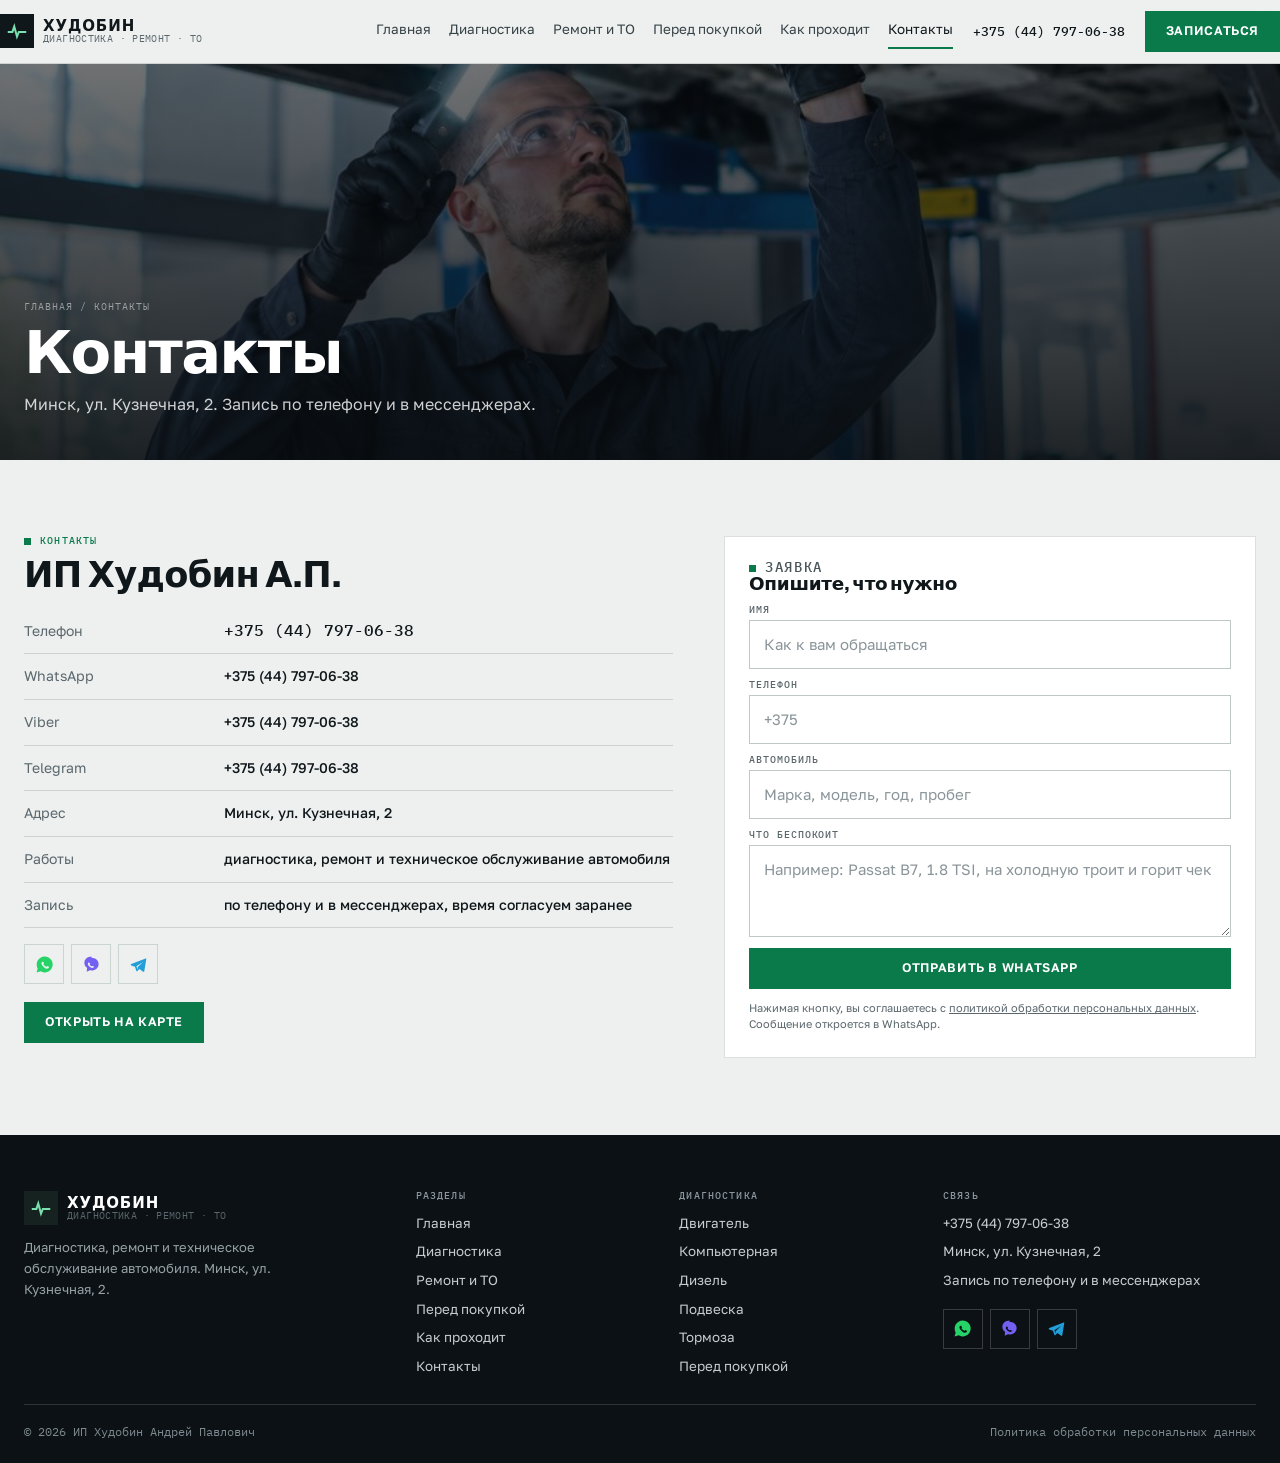
<file: kontakty.html>
<!DOCTYPE html>
<html lang="ru">
<head>
<meta charset="utf-8">
<meta name="viewport" content="width=device-width, initial-scale=1">
<title>Контакты — ИП Худобин А.П., Минск, ул. Кузнечная, 2</title>
<meta name="description" content="Телефон +375 (44) 797-06-38, WhatsApp, Viber, Telegram. Минск, ул. Кузнечная, 2. Запись по телефону и в мессенджерах.">
<meta property="og:title" content="Контакты — ИП Худобин А.П., Минск, ул. Кузнечная, 2">
<meta property="og:description" content="Телефон +375 (44) 797-06-38, WhatsApp, Viber, Telegram. Минск, ул. Кузнечная, 2. Запись по телефону и в мессенджерах.">
<meta property="og:type" content="website">
<meta name="theme-color" content="#10171B">
<style>
:root{--paper:#EDF0EE;--white:#fff;--ink:#10171B;--ink2:#1B242A;--muted:#5B676D;--line:rgba(16,23,27,.14);
--green:#0B7A4B;--green-d:#096640;--mint:#DCEBE2;--red:#B3311F;--amber:#C9861A;
--pad:24px;--max:1300px;--disp:'Archivo',system-ui,sans-serif;--body:'Golos Text',system-ui,sans-serif;--mono:'IBM Plex Mono',ui-monospace,monospace}
*{box-sizing:border-box}html{-webkit-text-size-adjust:100%}
body{margin:0;background:var(--paper);color:var(--ink);font:16px/1.62 var(--body);-webkit-font-smoothing:antialiased}
img{max-width:100%;display:block}
h1,h2,h3{margin:0;font-family:var(--disp);font-weight:800;line-height:.98;letter-spacing:-.02em}
a{color:inherit;text-decoration:none}[hidden]{display:none!important}
.wrap{width:100%;max-width:var(--max);margin:0 auto;padding:0 var(--pad)}
.header{position:sticky;top:0;z-index:40;background:rgba(237,240,238,.94);border-bottom:1px solid var(--line);backdrop-filter:blur(10px)}
.header__in{display:flex;align-items:center;gap:20px;padding:11px 0}
.logo{display:flex;align-items:center;gap:9px}
.logo__mark{width:34px;height:34px;display:grid;place-items:center;background:var(--ink);color:#7BE0B0}
.logo__mark svg{width:22px;height:22px}
.logo__txt{display:flex;flex-direction:column;line-height:1.12}
.logo__txt b{font:800 15px/1 var(--disp);letter-spacing:.06em}
.logo__txt i{font:400 9.5px/1 var(--mono);letter-spacing:.04em;text-transform:uppercase;color:var(--muted);font-style:normal}
.nav{display:flex;gap:18px;margin-left:auto;font-size:13.5px}
.nav a{padding:6px 0;border-bottom:2px solid transparent;color:#374246}
.nav a:hover,.nav a.is-on{border-color:var(--green);color:var(--ink)}
.header__tel{font:500 13px/1 var(--mono)}
.btn{display:inline-flex;align-items:center;gap:9px;padding:13px 20px;font:600 12.5px/1 var(--body);letter-spacing:.05em;text-transform:uppercase;border:1px solid var(--ink);background:var(--ink);color:#fff;cursor:pointer;transition:.18s}
.btn:hover{background:#000;border-color:#000}
.btn--green{background:var(--green);border-color:var(--green)}
.btn--green:hover{background:var(--green-d);border-color:var(--green-d)}
.btn--line{background:transparent;color:var(--ink)}
.btn--line:hover{background:var(--ink);color:#fff}
.burger{display:none;width:42px;height:38px;border:1px solid var(--line);background:#fff;align-items:center;justify-content:center;flex-direction:column;gap:4px;cursor:pointer}
.burger i{display:block;width:17px;height:2px;background:var(--ink)}
.burger.is-close i:first-child{transform:rotate(45deg) translateY(3px)}
.burger.is-close i:last-child{transform:rotate(-45deg) translateY(-3px)}
.hero{position:relative;min-height:min(95svh,820px);display:flex;align-items:flex-end;color:#fff;overflow:hidden;background:#0D1216}
.hero__img{position:absolute;inset:0;width:100%;height:100%;object-fit:cover}
.hero::after{content:'';position:absolute;inset:0;background:linear-gradient(180deg,rgba(8,12,15,.55),rgba(8,12,15,.18) 40%,rgba(8,12,15,.76) 76%,#0C1115 100%)}
.hero__in{position:relative;z-index:2;width:100%;padding:clamp(34px,6vw,62px) 0 clamp(18px,3vw,26px)}
.hero h1{font-size:clamp(2.2rem,6.6vw,5rem);letter-spacing:-.03em}
.hero__lede{max-width:48ch;margin:16px 0 20px;color:rgba(255,255,255,.85);font-size:clamp(.94rem,1.35vw,1.05rem)}
.hero__acts{display:flex;flex-wrap:wrap;gap:10px;margin-bottom:clamp(18px,3vw,32px)}
.hero .btn--line{border-color:rgba(255,255,255,.45);color:#fff}
.hero .btn--line:hover{background:#fff;color:var(--ink)}
.hero__facts{display:grid;grid-template-columns:repeat(4,minmax(0,1fr));border-top:1px solid rgba(255,255,255,.24)}
.hero__facts div{padding:13px 14px 0 0}
.hero__facts b{display:block;font:800 clamp(1rem,1.9vw,1.35rem)/1.1 var(--disp);letter-spacing:-.01em}
.hero__facts span{font:400 9.5px/1.5 var(--mono);letter-spacing:.06em;text-transform:uppercase;color:rgba(255,255,255,.62)}
.drawer{position:fixed;inset:0;z-index:90;background:rgba(8,12,15,.72);display:none}
.drawer[data-open]{display:block}
.drawer__in{position:absolute;inset:0 0 0 auto;width:min(400px,92vw);background:var(--paper);padding:22px;overflow-y:auto}
.drawer__top{display:flex;justify-content:space-between;align-items:center;margin-bottom:18px}
.drawer__nav{display:grid;font:800 19px/1 var(--disp);letter-spacing:-.01em}
.drawer__nav a{padding:14px 0;border-bottom:1px solid var(--line)}
.drawer__cta{width:100%;justify-content:center;margin-top:18px}
.drawer__note{font-size:12.5px;color:var(--muted);margin-top:12px}
body.is-locked{overflow:hidden}
.mbar{display:none}
@media (max-width:1024px){
.nav{display:none}.burger{display:flex}.header__tel{display:none}.header__in{gap:10px}
.hero__facts{grid-template-columns:1fr 1fr}
}
</style>
<link rel="preconnect" href="https://fonts.googleapis.com">
<link rel="preconnect" href="https://fonts.gstatic.com" crossorigin>
<link href="https://fonts.googleapis.com/css2?family=Archivo:wght@600;700;800&family=Golos+Text:wght@400;500;600;700&family=IBM+Plex+Mono:wght@400;500&display=swap" rel="stylesheet">
<link rel="stylesheet" href="assets/css/style.v1.css">
<link rel="icon" href="assets/img/favicon.svg" type="image/svg+xml">
</head>
<body>
<header class="header"><div class="header__in wrap">
<a class="logo" href="index.html"><span class="logo__mark"><svg viewBox="0 0 24 24" aria-hidden="true"><path d="M3 13h4l2-6 3 11 2-5h7" fill="none" stroke="currentColor" stroke-width="2.2" stroke-linecap="square"/></svg></span><span class="logo__txt"><b>ХУДОБИН</b><i>диагностика · ремонт · ТО</i></span></a>
<nav class="nav" aria-label="Основное меню"><a href="index.html">Главная</a><a href="diagnostika.html">Диагностика</a><a href="remont-to.html">Ремонт и ТО</a><a href="pered-pokupkoy.html">Перед покупкой</a><a href="kak-prohodit.html">Как проходит</a><a href="kontakty.html" class="is-on">Контакты</a></nav>
<a class="header__tel" href="tel:+375447970638">+375 (44) 797-06-38</a>
<a class="btn btn--green" href="https://wa.me/375447970638" target="_blank" rel="noopener">Записаться</a>
<button class="burger" type="button" aria-label="Меню" aria-expanded="false" aria-controls="drawer"><i></i><i></i><i></i></button>
</div></header>
<div class="drawer" id="drawer" role="dialog" aria-modal="true" aria-label="Меню" hidden>
<div class="drawer__in">
<div class="drawer__top">
<a class="logo" href="index.html"><span class="logo__mark"><svg viewBox="0 0 24 24" aria-hidden="true"><path d="M3 13h4l2-6 3 11 2-5h7" fill="none" stroke="currentColor" stroke-width="2.2" stroke-linecap="square"/></svg></span><span class="logo__txt"><b>ХУДОБИН</b><i>диагностика · ремонт</i></span></a>
<button class="burger is-close" type="button" data-close aria-label="Закрыть меню"><i></i><i></i></button>
</div>
<nav class="drawer__nav"><a href="index.html">Главная</a><a href="diagnostika.html">Диагностика</a><a href="remont-to.html">Ремонт и ТО</a><a href="pered-pokupkoy.html">Перед покупкой</a><a href="kak-prohodit.html">Как проходит</a><a href="kontakty.html">Контакты</a></nav>
<a class="btn btn--green drawer__cta" href="tel:+375447970638">Позвонить +375 (44) 797-06-38</a>
<p class="drawer__note">Минск, ул. Кузнечная, 2. Запись по телефону и в мессенджерах, время согласуем заранее.</p>
</div></div>
<main>
<section class="phero"><img src="assets/img/hero.jpg" alt="Автосервис" width="1600" height="900">
<div class="phero__in"><div class="wrap"><div class="crumbs"><a href="index.html">Главная</a> / Контакты</div>
<h1>Контакты</h1><p>Минск, ул. Кузнечная, 2. Запись по телефону и в мессенджерах.</p></div></div></section>
<section class="section"><div class="wrap"><div class="two">
<div>
<p class="tag">контакты</p>
<h2 class="h2" style="font-size:clamp(1.5rem,3vw,2.2rem);margin-bottom:16px">ИП Худобин А.П.</h2>
<dl class="dl">
<div><dt>Телефон</dt><dd><a href="tel:+375447970638" style="font:500 16px/1 var(--mono)">+375 (44) 797-06-38</a></dd></div>
<div><dt>WhatsApp</dt><dd><a href="https://wa.me/375447970638" target="_blank" rel="noopener">+375 (44) 797-06-38</a></dd></div>
<div><dt>Viber</dt><dd><a href="viber://chat?number=%2B375447970638">+375 (44) 797-06-38</a></dd></div>
<div><dt>Telegram</dt><dd><a href="https://t.me/+375447970638" target="_blank" rel="noopener">+375 (44) 797-06-38</a></dd></div>
<div><dt>Адрес</dt><dd>Минск, ул. Кузнечная, 2</dd></div>
<div><dt>Работы</dt><dd>диагностика, ремонт и техническое обслуживание автомобиля</dd></div>
<div><dt>Запись</dt><dd>по телефону и в мессенджерах, время согласуем заранее</dd></div>
</dl>
<div class="msgr" style="margin-top:16px"><a href="https://wa.me/375447970638" target="_blank" rel="noopener" aria-label="WhatsApp" style="color:#25D366;border-color:#CBD5D0"><svg viewBox="0 0 24 24" fill="currentColor" aria-hidden="true"><path d="M12 2a10 10 0 0 0-8.6 15L2 22l5.2-1.4A10 10 0 1 0 12 2m5.3 14.1c-.2.6-1.2 1.2-1.9 1.2-.5 0-1.1 0-2-.4a11 11 0 0 1-4.4-3.9c-.5-.8-.9-1.7-.9-2.5 0-.7.4-1.4.9-1.8.2-.2.4-.3.6-.3h.5c.2 0 .4 0 .5.4l.7 1.6c0 .2 0 .3-.1.5l-.4.5c-.1.2-.2.3 0 .5a8 8 0 0 0 3.4 2.9c.2.1.4.1.5-.1l.6-.7c.1-.2.3-.2.5-.1l1.6.8c.2.1.3.2.3.4s0 .5-.1.9"/></svg></a><a href="viber://chat?number=%2B375447970638" aria-label="Viber" style="color:#7360F2;border-color:#CBD5D0"><svg viewBox="0 0 24 24" fill="currentColor" aria-hidden="true"><path d="M12 2C7 2 3 5.6 3 10c0 2.5 1.3 4.7 3.4 6.1L6 21l4-1.6c.6.1 1.3.2 2 .2 5 0 9-3.6 9-8s-4-8-9-8m3.6 11.3c-.4.9-1.9 1.6-2.7 1.5-2.4-.3-4.6-2.1-5.4-4.4-.3-.8.2-2 1-2.4.3-.2.7 0 .9.3l.7 1.2c.1.3 0 .5-.2.7-.3.2-.2.5.1.9.6.8 1.2 1.2 1.9 1.5.4.2.6 0 .8-.2s.4-.3.7-.2l1.3.6c.3.2.3.6.2.9"/></svg></a><a href="https://t.me/+375447970638" target="_blank" rel="noopener" aria-label="Telegram" style="color:#229ED9;border-color:#CBD5D0"><svg viewBox="0 0 24 24" fill="currentColor" aria-hidden="true"><path d="M21.8 4.2 2.9 11.4c-.9.3-.9 1.5 0 1.8l4.6 1.5 1.7 5.3c.2.7 1 .9 1.5.3l2.5-2.6 4.6 3.4c.6.4 1.4 0 1.5-.7l2.5-15c.1-.8-.6-1.4-1.5-1.2M9.4 14.3l8.4-5.6-6.8 6.6-.2 3z"/></svg></a></div>
<a class="btn btn--green" style="margin-top:18px" href="https://maps.google.com/?q=%D0%9C%D0%B8%D0%BD%D1%81%D0%BA%2C+%D1%83%D0%BB%D0%B8%D1%86%D0%B0+%D0%9A%D1%83%D0%B7%D0%BD%D0%B5%D1%87%D0%BD%D0%B0%D1%8F+2" target="_blank" rel="noopener">Открыть на карте</a>
</div>
<div class="card">
<p class="tag">заявка</p>
<h3 style="font-size:1.15rem;margin-bottom:12px">Опишите, что нужно</h3>
<form class="form" id="lead">
<label>Имя<input type="text" id="lName" placeholder="Как к вам обращаться" required></label>
<label>Телефон<input type="tel" id="lTel" placeholder="+375" required></label>
<label>Автомобиль<input type="text" id="lCar" placeholder="Марка, модель, год, пробег"></label>
<label>Что беспокоит<textarea id="lTask" placeholder="Например: Passat B7, 1.8 TSI, на холодную троит и горит чек"></textarea></label>
<button class="btn btn--green" type="submit" style="justify-content:center">Отправить в WhatsApp</button>
<p style="font-size:11px;color:#5B676D;margin:0;line-height:1.5">Нажимая кнопку, вы соглашаетесь с <a href="politika.html" style="text-decoration:underline">политикой обработки персональных данных</a>. Сообщение откроется в WhatsApp.</p>
</form>
</div>
</div></div></section>
</main>
<footer class="footer"><div class="wrap">
<div class="footer__top">
<div class="footer__about"><a class="logo logo--f" href="index.html"><span class="logo__mark"><svg viewBox="0 0 24 24" aria-hidden="true"><path d="M3 13h4l2-6 3 11 2-5h7" fill="none" stroke="currentColor" stroke-width="2.2" stroke-linecap="square"/></svg></span><span class="logo__txt"><b>ХУДОБИН</b><i>диагностика · ремонт · ТО</i></span></a>
<p>Диагностика, ремонт и техническое обслуживание автомобиля. Минск, ул. Кузнечная, 2.</p></div>
<div><h4>Разделы</h4><ul><li><a href="index.html">Главная</a></li><li><a href="diagnostika.html">Диагностика</a></li><li><a href="remont-to.html">Ремонт и ТО</a></li><li><a href="pered-pokupkoy.html">Перед покупкой</a></li><li><a href="kak-prohodit.html">Как проходит</a></li><li><a href="kontakty.html">Контакты</a></li></ul></div>
<div><h4>Диагностика</h4><ul><li><a href="diagnostika.html#d1">Двигатель</a></li><li><a href="diagnostika.html#d2">Компьютерная</a></li><li><a href="diagnostika.html#d3">Дизель</a></li><li><a href="diagnostika.html#d4">Подвеска</a></li><li><a href="diagnostika.html#d5">Тормоза</a></li><li><a href="pered-pokupkoy.html">Перед покупкой</a></li></ul></div>
<div><h4>Связь</h4><ul>
<li><a href="tel:+375447970638">+375 (44) 797-06-38</a></li>
<li><a href="https://maps.google.com/?q=%D0%9C%D0%B8%D0%BD%D1%81%D0%BA%2C+%D1%83%D0%BB%D0%B8%D1%86%D0%B0+%D0%9A%D1%83%D0%B7%D0%BD%D0%B5%D1%87%D0%BD%D0%B0%D1%8F+2" target="_blank" rel="noopener">Минск, ул. Кузнечная, 2</a></li>
<li>Запись по телефону и в мессенджерах</li>
<li style="margin-top:10px"><div class="msgr"><a href="https://wa.me/375447970638" target="_blank" rel="noopener" aria-label="WhatsApp" style="color:#25D366"><svg viewBox="0 0 24 24" fill="currentColor" aria-hidden="true"><path d="M12 2a10 10 0 0 0-8.6 15L2 22l5.2-1.4A10 10 0 1 0 12 2m5.3 14.1c-.2.6-1.2 1.2-1.9 1.2-.5 0-1.1 0-2-.4a11 11 0 0 1-4.4-3.9c-.5-.8-.9-1.7-.9-2.5 0-.7.4-1.4.9-1.8.2-.2.4-.3.6-.3h.5c.2 0 .4 0 .5.4l.7 1.6c0 .2 0 .3-.1.5l-.4.5c-.1.2-.2.3 0 .5a8 8 0 0 0 3.4 2.9c.2.1.4.1.5-.1l.6-.7c.1-.2.3-.2.5-.1l1.6.8c.2.1.3.2.3.4s0 .5-.1.9"/></svg></a><a href="viber://chat?number=%2B375447970638" aria-label="Viber" style="color:#7360F2"><svg viewBox="0 0 24 24" fill="currentColor" aria-hidden="true"><path d="M12 2C7 2 3 5.6 3 10c0 2.5 1.3 4.7 3.4 6.1L6 21l4-1.6c.6.1 1.3.2 2 .2 5 0 9-3.6 9-8s-4-8-9-8m3.6 11.3c-.4.9-1.9 1.6-2.7 1.5-2.4-.3-4.6-2.1-5.4-4.4-.3-.8.2-2 1-2.4.3-.2.7 0 .9.3l.7 1.2c.1.3 0 .5-.2.7-.3.2-.2.5.1.9.6.8 1.2 1.2 1.9 1.5.4.2.6 0 .8-.2s.4-.3.7-.2l1.3.6c.3.2.3.6.2.9"/></svg></a><a href="https://t.me/+375447970638" target="_blank" rel="noopener" aria-label="Telegram" style="color:#229ED9"><svg viewBox="0 0 24 24" fill="currentColor" aria-hidden="true"><path d="M21.8 4.2 2.9 11.4c-.9.3-.9 1.5 0 1.8l4.6 1.5 1.7 5.3c.2.7 1 .9 1.5.3l2.5-2.6 4.6 3.4c.6.4 1.4 0 1.5-.7l2.5-15c.1-.8-.6-1.4-1.5-1.2M9.4 14.3l8.4-5.6-6.8 6.6-.2 3z"/></svg></a></div></li>
</ul></div>
</div>
<div class="footer__bottom"><span>© <span id="yr">2026</span> ИП Худобин Андрей Павлович</span>
<span><a href="politika.html">Политика обработки персональных данных</a></span></div>
</div></footer>
<div class="mbar" role="navigation" aria-label="Быстрая связь">
<a href="tel:+375447970638"><svg viewBox="0 0 24 24" fill="currentColor" aria-hidden="true"><path d="M6.6 10.8a15.5 15.5 0 0 0 6.6 6.6l2.2-2.2a1 1 0 0 1 1-.24c1.1.36 2.3.56 3.5.56a1 1 0 0 1 1 1V20a1 1 0 0 1-1 1A17 17 0 0 1 3 4a1 1 0 0 1 1-1h3.5a1 1 0 0 1 1 1c0 1.2.2 2.4.56 3.5a1 1 0 0 1-.25 1z"/></svg>Позвонить</a>
<a href="https://wa.me/375447970638" target="_blank" rel="noopener"><svg viewBox="0 0 24 24" fill="currentColor" aria-hidden="true"><path d="M12 2a10 10 0 0 0-8.6 15L2 22l5.2-1.4A10 10 0 1 0 12 2m5.3 14.1c-.2.6-1.2 1.2-1.9 1.2-.5 0-1.1 0-2-.4a11 11 0 0 1-4.4-3.9c-.5-.8-.9-1.7-.9-2.5 0-.7.4-1.4.9-1.8.2-.2.4-.3.6-.3h.5c.2 0 .4 0 .5.4l.7 1.6c0 .2 0 .3-.1.5l-.4.5c-.1.2-.2.3 0 .5a8 8 0 0 0 3.4 2.9c.2.1.4.1.5-.1l.6-.7c.1-.2.3-.2.5-.1l1.6.8c.2.1.3.2.3.4s0 .5-.1.9"/></svg>WhatsApp</a>
<a href="viber://chat?number=%2B375447970638"><svg viewBox="0 0 24 24" fill="currentColor" aria-hidden="true"><path d="M12 2C7 2 3 5.6 3 10c0 2.5 1.3 4.7 3.4 6.1L6 21l4-1.6c.6.1 1.3.2 2 .2 5 0 9-3.6 9-8s-4-8-9-8m3.6 11.3c-.4.9-1.9 1.6-2.7 1.5-2.4-.3-4.6-2.1-5.4-4.4-.3-.8.2-2 1-2.4.3-.2.7 0 .9.3l.7 1.2c.1.3 0 .5-.2.7-.3.2-.2.5.1.9.6.8 1.2 1.2 1.9 1.5.4.2.6 0 .8-.2s.4-.3.7-.2l1.3.6c.3.2.3.6.2.9"/></svg>Viber</a>
<a href="https://t.me/+375447970638" target="_blank" rel="noopener"><svg viewBox="0 0 24 24" fill="currentColor" aria-hidden="true"><path d="M21.8 4.2 2.9 11.4c-.9.3-.9 1.5 0 1.8l4.6 1.5 1.7 5.3c.2.7 1 .9 1.5.3l2.5-2.6 4.6 3.4c.6.4 1.4 0 1.5-.7l2.5-15c.1-.8-.6-1.4-1.5-1.2M9.4 14.3l8.4-5.6-6.8 6.6-.2 3z"/></svg>Telegram</a>
</div>
<script src="assets/js/main.v1.js"></script>
</body>
</html>
</file>
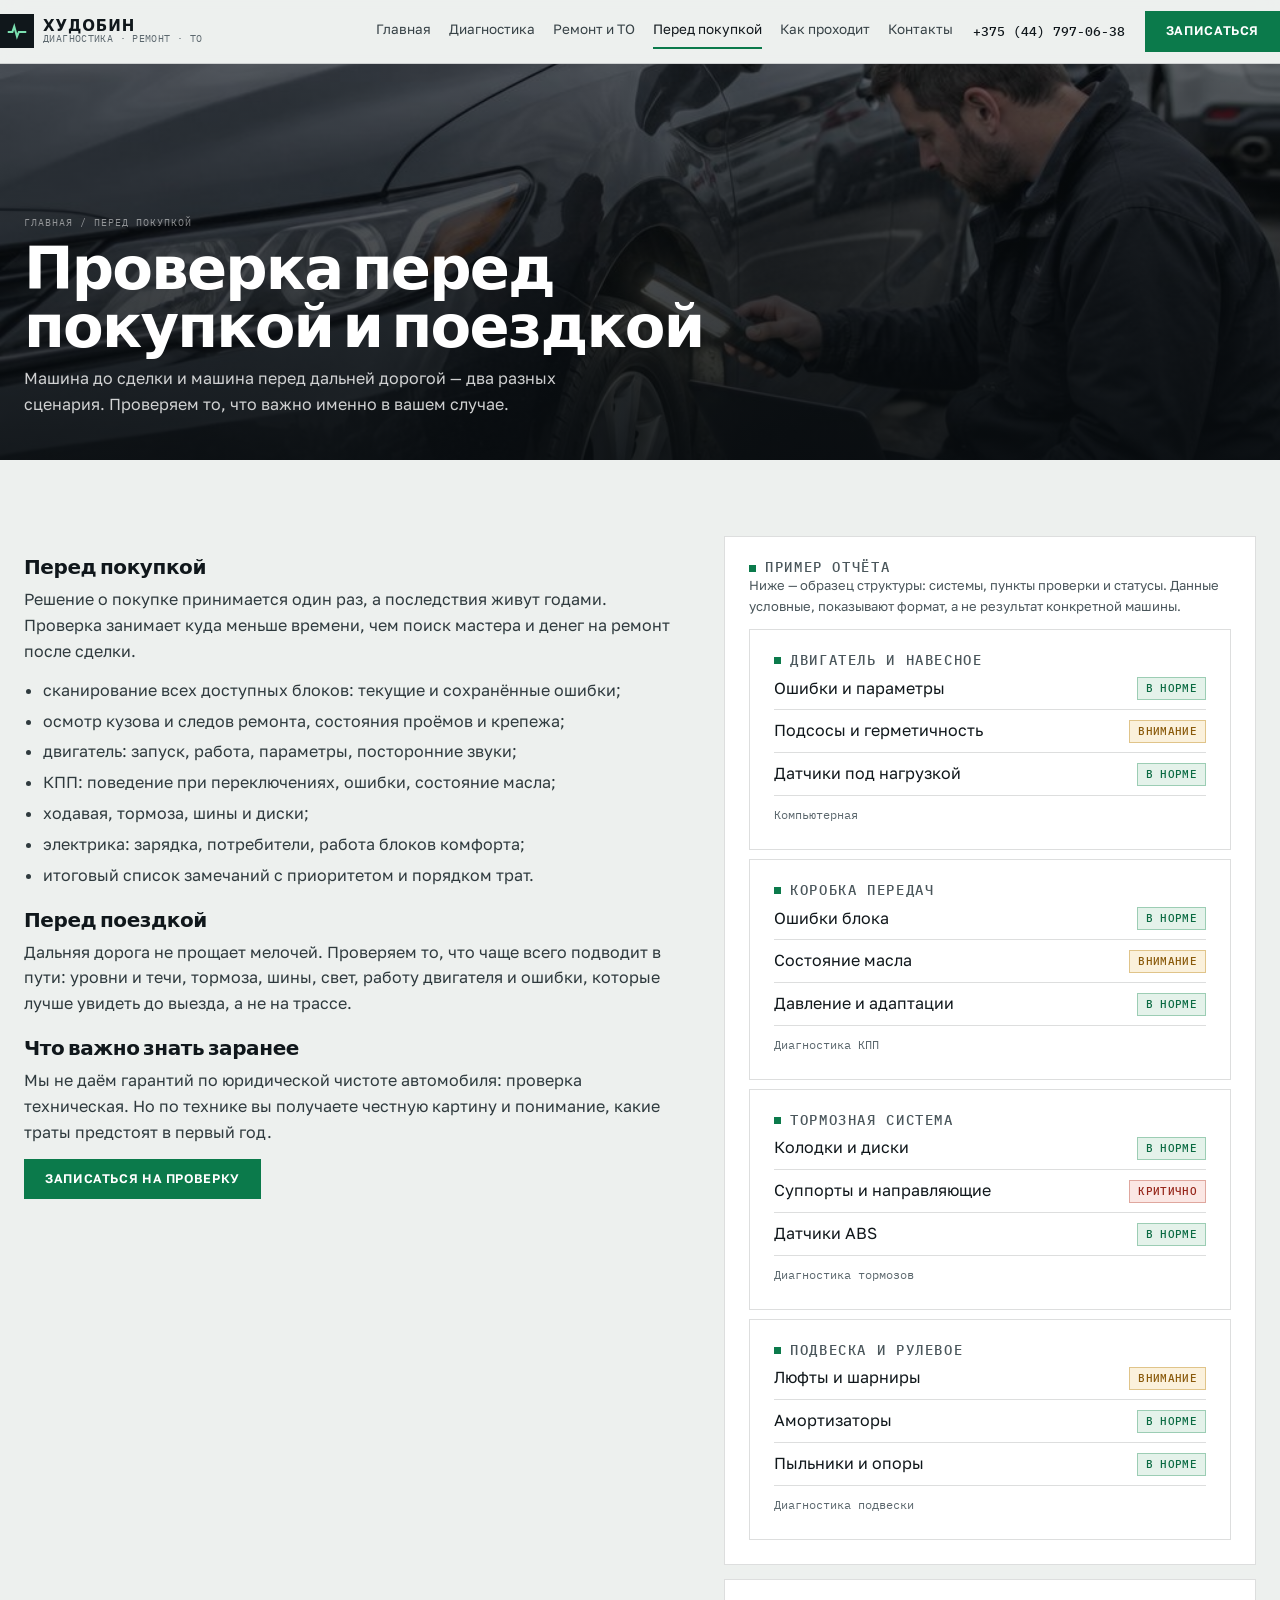
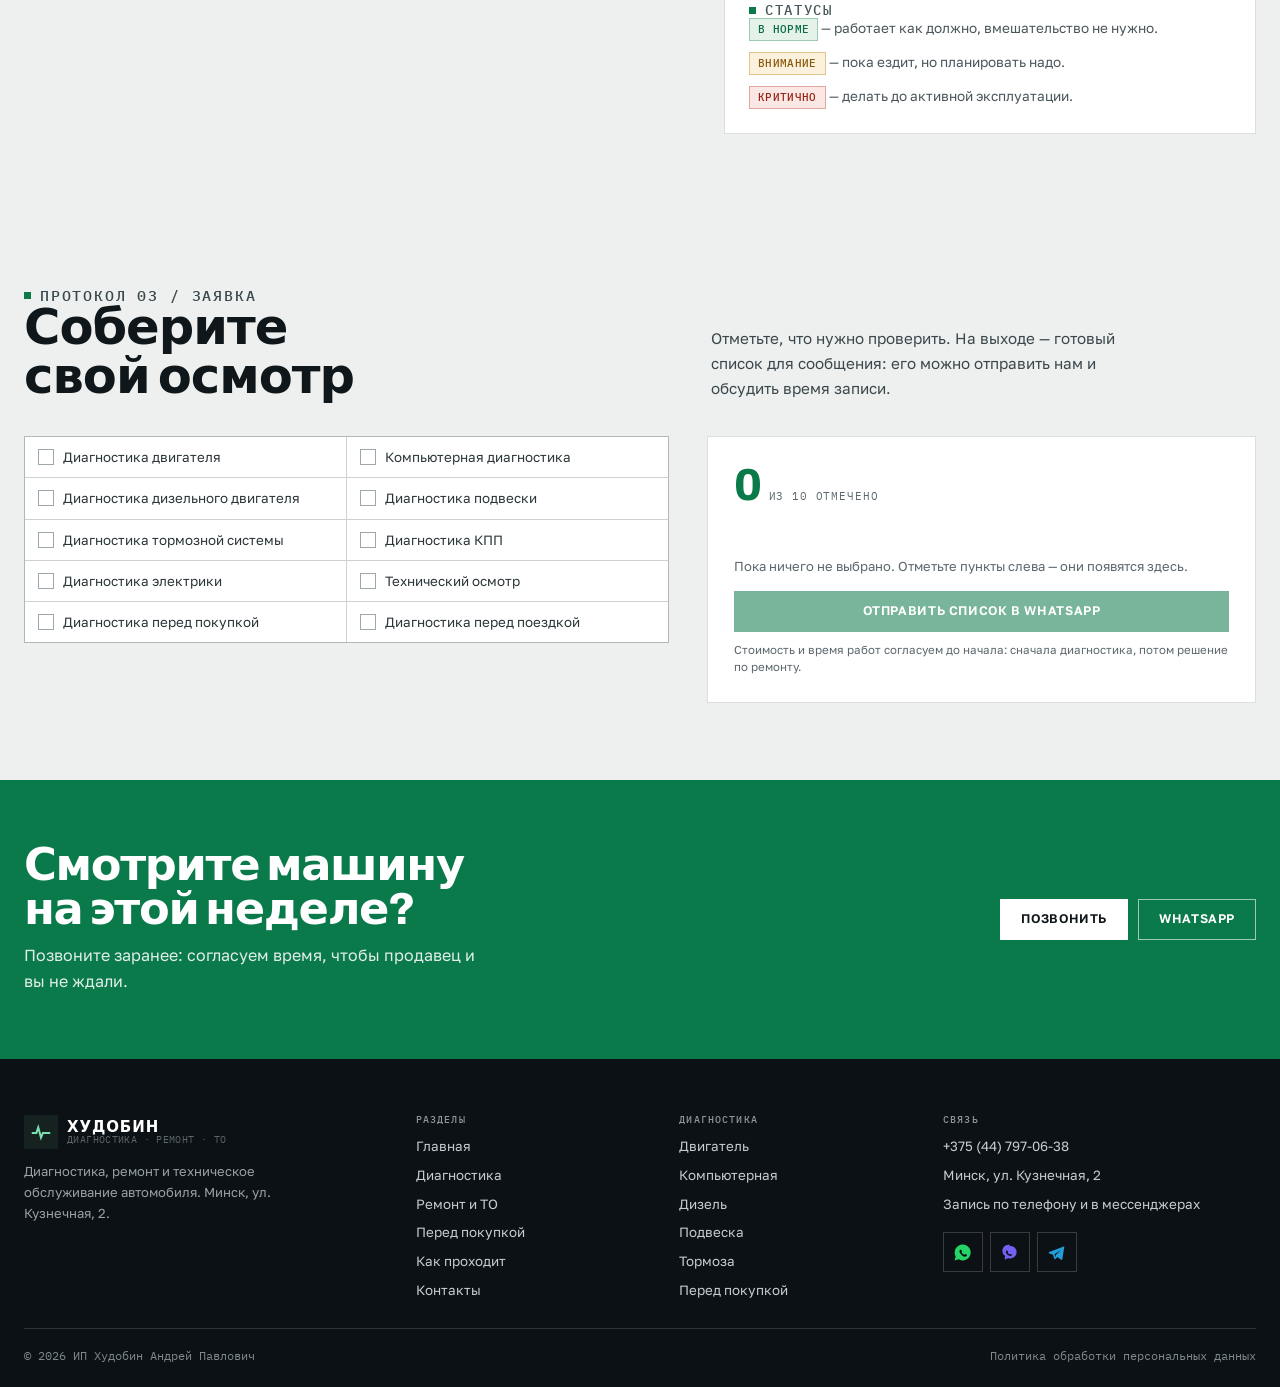
<file: pered-pokupkoy.html>
<!DOCTYPE html>
<html lang="ru">
<head>
<meta charset="utf-8">
<meta name="viewport" content="width=device-width, initial-scale=1">
<title>Диагностика перед покупкой автомобиля — Минск, Кузнечная 2</title>
<meta name="description" content="Проверка автомобиля до сделки: ошибки по всем блокам, следы ремонта, двигатель, КПП, ходовая. Список замечаний с приоритетом.">
<meta property="og:title" content="Диагностика перед покупкой автомобиля — Минск, Кузнечная 2">
<meta property="og:description" content="Проверка автомобиля до сделки: ошибки по всем блокам, следы ремонта, двигатель, КПП, ходовая. Список замечаний с приоритетом.">
<meta property="og:type" content="website">
<meta name="theme-color" content="#10171B">
<style>
:root{--paper:#EDF0EE;--white:#fff;--ink:#10171B;--ink2:#1B242A;--muted:#5B676D;--line:rgba(16,23,27,.14);
--green:#0B7A4B;--green-d:#096640;--mint:#DCEBE2;--red:#B3311F;--amber:#C9861A;
--pad:24px;--max:1300px;--disp:'Archivo',system-ui,sans-serif;--body:'Golos Text',system-ui,sans-serif;--mono:'IBM Plex Mono',ui-monospace,monospace}
*{box-sizing:border-box}html{-webkit-text-size-adjust:100%}
body{margin:0;background:var(--paper);color:var(--ink);font:16px/1.62 var(--body);-webkit-font-smoothing:antialiased}
img{max-width:100%;display:block}
h1,h2,h3{margin:0;font-family:var(--disp);font-weight:800;line-height:.98;letter-spacing:-.02em}
a{color:inherit;text-decoration:none}[hidden]{display:none!important}
.wrap{width:100%;max-width:var(--max);margin:0 auto;padding:0 var(--pad)}
.header{position:sticky;top:0;z-index:40;background:rgba(237,240,238,.94);border-bottom:1px solid var(--line);backdrop-filter:blur(10px)}
.header__in{display:flex;align-items:center;gap:20px;padding:11px 0}
.logo{display:flex;align-items:center;gap:9px}
.logo__mark{width:34px;height:34px;display:grid;place-items:center;background:var(--ink);color:#7BE0B0}
.logo__mark svg{width:22px;height:22px}
.logo__txt{display:flex;flex-direction:column;line-height:1.12}
.logo__txt b{font:800 15px/1 var(--disp);letter-spacing:.06em}
.logo__txt i{font:400 9.5px/1 var(--mono);letter-spacing:.04em;text-transform:uppercase;color:var(--muted);font-style:normal}
.nav{display:flex;gap:18px;margin-left:auto;font-size:13.5px}
.nav a{padding:6px 0;border-bottom:2px solid transparent;color:#374246}
.nav a:hover,.nav a.is-on{border-color:var(--green);color:var(--ink)}
.header__tel{font:500 13px/1 var(--mono)}
.btn{display:inline-flex;align-items:center;gap:9px;padding:13px 20px;font:600 12.5px/1 var(--body);letter-spacing:.05em;text-transform:uppercase;border:1px solid var(--ink);background:var(--ink);color:#fff;cursor:pointer;transition:.18s}
.btn:hover{background:#000;border-color:#000}
.btn--green{background:var(--green);border-color:var(--green)}
.btn--green:hover{background:var(--green-d);border-color:var(--green-d)}
.btn--line{background:transparent;color:var(--ink)}
.btn--line:hover{background:var(--ink);color:#fff}
.burger{display:none;width:42px;height:38px;border:1px solid var(--line);background:#fff;align-items:center;justify-content:center;flex-direction:column;gap:4px;cursor:pointer}
.burger i{display:block;width:17px;height:2px;background:var(--ink)}
.burger.is-close i:first-child{transform:rotate(45deg) translateY(3px)}
.burger.is-close i:last-child{transform:rotate(-45deg) translateY(-3px)}
.hero{position:relative;min-height:min(95svh,820px);display:flex;align-items:flex-end;color:#fff;overflow:hidden;background:#0D1216}
.hero__img{position:absolute;inset:0;width:100%;height:100%;object-fit:cover}
.hero::after{content:'';position:absolute;inset:0;background:linear-gradient(180deg,rgba(8,12,15,.55),rgba(8,12,15,.18) 40%,rgba(8,12,15,.76) 76%,#0C1115 100%)}
.hero__in{position:relative;z-index:2;width:100%;padding:clamp(34px,6vw,62px) 0 clamp(18px,3vw,26px)}
.hero h1{font-size:clamp(2.2rem,6.6vw,5rem);letter-spacing:-.03em}
.hero__lede{max-width:48ch;margin:16px 0 20px;color:rgba(255,255,255,.85);font-size:clamp(.94rem,1.35vw,1.05rem)}
.hero__acts{display:flex;flex-wrap:wrap;gap:10px;margin-bottom:clamp(18px,3vw,32px)}
.hero .btn--line{border-color:rgba(255,255,255,.45);color:#fff}
.hero .btn--line:hover{background:#fff;color:var(--ink)}
.hero__facts{display:grid;grid-template-columns:repeat(4,minmax(0,1fr));border-top:1px solid rgba(255,255,255,.24)}
.hero__facts div{padding:13px 14px 0 0}
.hero__facts b{display:block;font:800 clamp(1rem,1.9vw,1.35rem)/1.1 var(--disp);letter-spacing:-.01em}
.hero__facts span{font:400 9.5px/1.5 var(--mono);letter-spacing:.06em;text-transform:uppercase;color:rgba(255,255,255,.62)}
.drawer{position:fixed;inset:0;z-index:90;background:rgba(8,12,15,.72);display:none}
.drawer[data-open]{display:block}
.drawer__in{position:absolute;inset:0 0 0 auto;width:min(400px,92vw);background:var(--paper);padding:22px;overflow-y:auto}
.drawer__top{display:flex;justify-content:space-between;align-items:center;margin-bottom:18px}
.drawer__nav{display:grid;font:800 19px/1 var(--disp);letter-spacing:-.01em}
.drawer__nav a{padding:14px 0;border-bottom:1px solid var(--line)}
.drawer__cta{width:100%;justify-content:center;margin-top:18px}
.drawer__note{font-size:12.5px;color:var(--muted);margin-top:12px}
body.is-locked{overflow:hidden}
.mbar{display:none}
@media (max-width:1024px){
.nav{display:none}.burger{display:flex}.header__tel{display:none}.header__in{gap:10px}
.hero__facts{grid-template-columns:1fr 1fr}
}
</style>
<link rel="preconnect" href="https://fonts.googleapis.com">
<link rel="preconnect" href="https://fonts.gstatic.com" crossorigin>
<link href="https://fonts.googleapis.com/css2?family=Archivo:wght@600;700;800&family=Golos+Text:wght@400;500;600;700&family=IBM+Plex+Mono:wght@400;500&display=swap" rel="stylesheet">
<link rel="stylesheet" href="assets/css/style.v1.css">
<link rel="icon" href="assets/img/favicon.svg" type="image/svg+xml">
</head>
<body>
<header class="header"><div class="header__in wrap">
<a class="logo" href="index.html"><span class="logo__mark"><svg viewBox="0 0 24 24" aria-hidden="true"><path d="M3 13h4l2-6 3 11 2-5h7" fill="none" stroke="currentColor" stroke-width="2.2" stroke-linecap="square"/></svg></span><span class="logo__txt"><b>ХУДОБИН</b><i>диагностика · ремонт · ТО</i></span></a>
<nav class="nav" aria-label="Основное меню"><a href="index.html">Главная</a><a href="diagnostika.html">Диагностика</a><a href="remont-to.html">Ремонт и ТО</a><a href="pered-pokupkoy.html" class="is-on">Перед покупкой</a><a href="kak-prohodit.html">Как проходит</a><a href="kontakty.html">Контакты</a></nav>
<a class="header__tel" href="tel:+375447970638">+375 (44) 797-06-38</a>
<a class="btn btn--green" href="https://wa.me/375447970638" target="_blank" rel="noopener">Записаться</a>
<button class="burger" type="button" aria-label="Меню" aria-expanded="false" aria-controls="drawer"><i></i><i></i><i></i></button>
</div></header>
<div class="drawer" id="drawer" role="dialog" aria-modal="true" aria-label="Меню" hidden>
<div class="drawer__in">
<div class="drawer__top">
<a class="logo" href="index.html"><span class="logo__mark"><svg viewBox="0 0 24 24" aria-hidden="true"><path d="M3 13h4l2-6 3 11 2-5h7" fill="none" stroke="currentColor" stroke-width="2.2" stroke-linecap="square"/></svg></span><span class="logo__txt"><b>ХУДОБИН</b><i>диагностика · ремонт</i></span></a>
<button class="burger is-close" type="button" data-close aria-label="Закрыть меню"><i></i><i></i></button>
</div>
<nav class="drawer__nav"><a href="index.html">Главная</a><a href="diagnostika.html">Диагностика</a><a href="remont-to.html">Ремонт и ТО</a><a href="pered-pokupkoy.html">Перед покупкой</a><a href="kak-prohodit.html">Как проходит</a><a href="kontakty.html">Контакты</a></nav>
<a class="btn btn--green drawer__cta" href="tel:+375447970638">Позвонить +375 (44) 797-06-38</a>
<p class="drawer__note">Минск, ул. Кузнечная, 2. Запись по телефону и в мессенджерах, время согласуем заранее.</p>
</div></div>
<main>
<section class="phero"><img src="assets/img/buy.jpg" alt="Диагностика автомобиля перед покупкой" width="1600" height="900">
<div class="phero__in"><div class="wrap"><div class="crumbs"><a href="index.html">Главная</a> / Перед покупкой</div>
<h1>Проверка перед<br>покупкой и поездкой</h1><p>Машина до сделки и машина перед дальней дорогой — два разных сценария. Проверяем то, что важно именно в вашем случае.</p></div></div></section>

<section class="section"><div class="wrap"><div class="two">
<div class="prose">
<h3>Перед покупкой</h3>
<p>Решение о покупке принимается один раз, а последствия живут годами. Проверка занимает куда меньше времени, чем поиск мастера и денег на ремонт после сделки.</p>
<ul>
<li>сканирование всех доступных блоков: текущие и сохранённые ошибки;</li>
<li>осмотр кузова и следов ремонта, состояния проёмов и крепежа;</li>
<li>двигатель: запуск, работа, параметры, посторонние звуки;</li>
<li>КПП: поведение при переключениях, ошибки, состояние масла;</li>
<li>ходавая, тормоза, шины и диски;</li>
<li>электрика: зарядка, потребители, работа блоков комфорта;</li>
<li>итоговый список замечаний с приоритетом и порядком трат.</li>
</ul>
<h3>Перед поездкой</h3>
<p>Дальняя дорога не прощает мелочей. Проверяем то, что чаще всего подводит в пути: уровни и течи, тормоза, шины, свет, работу двигателя и ошибки, которые лучше увидеть до выезда, а не на трассе.</p>
<h3>Что важно знать заранее</h3>
<p>Мы не даём гарантий по юридической чистоте автомобиля: проверка техническая. Но по технике вы получаете честную картину и понимание, какие траты предстоят в первый год.</p>
<a class="btn btn--green" href="tel:+375447970638">Записаться на проверку</a>
</div>
<div>
<div class="card" style="margin-bottom:14px"><p class="tag">пример отчёта</p>
<p style="font-size:13px;color:#4A565B;margin:0 0 12px">Ниже — образец структуры: системы, пункты проверки и статусы. Данные условные, показывают формат, а не результат конкретной машины.</p>
<div class="cards" style="grid-template-columns:1fr;gap:9px"><div class="card"><p class="tag">Двигатель и навесное</p><ul style="list-style:none;margin:0;padding:0;display:grid"><li style="display:flex;gap:9px;align-items:center;justify-content:space-between;padding:8px 0;border-bottom:1px solid var(--line)"><span>Ошибки и параметры</span><span class="stat stat--ok">в норме</span></li><li style="display:flex;gap:9px;align-items:center;justify-content:space-between;padding:8px 0;border-bottom:1px solid var(--line)"><span>Подсосы и герметичность</span><span class="stat stat--warn">внимание</span></li><li style="display:flex;gap:9px;align-items:center;justify-content:space-between;padding:8px 0;border-bottom:1px solid var(--line)"><span>Датчики под нагрузкой</span><span class="stat stat--ok">в норме</span></li></ul>
<p style="margin:10px 0 0;font-size:11.5px;color:#5B676D;font-family:var(--mono)">Компьютерная</p></div><div class="card"><p class="tag">Коробка передач</p><ul style="list-style:none;margin:0;padding:0;display:grid"><li style="display:flex;gap:9px;align-items:center;justify-content:space-between;padding:8px 0;border-bottom:1px solid var(--line)"><span>Ошибки блока</span><span class="stat stat--ok">в норме</span></li><li style="display:flex;gap:9px;align-items:center;justify-content:space-between;padding:8px 0;border-bottom:1px solid var(--line)"><span>Состояние масла</span><span class="stat stat--warn">внимание</span></li><li style="display:flex;gap:9px;align-items:center;justify-content:space-between;padding:8px 0;border-bottom:1px solid var(--line)"><span>Давление и адаптации</span><span class="stat stat--ok">в норме</span></li></ul>
<p style="margin:10px 0 0;font-size:11.5px;color:#5B676D;font-family:var(--mono)">Диагностика КПП</p></div><div class="card"><p class="tag">Тормозная система</p><ul style="list-style:none;margin:0;padding:0;display:grid"><li style="display:flex;gap:9px;align-items:center;justify-content:space-between;padding:8px 0;border-bottom:1px solid var(--line)"><span>Колодки и диски</span><span class="stat stat--ok">в норме</span></li><li style="display:flex;gap:9px;align-items:center;justify-content:space-between;padding:8px 0;border-bottom:1px solid var(--line)"><span>Суппорты и направляющие</span><span class="stat stat--bad">критично</span></li><li style="display:flex;gap:9px;align-items:center;justify-content:space-between;padding:8px 0;border-bottom:1px solid var(--line)"><span>Датчики ABS</span><span class="stat stat--ok">в норме</span></li></ul>
<p style="margin:10px 0 0;font-size:11.5px;color:#5B676D;font-family:var(--mono)">Диагностика тормозов</p></div><div class="card"><p class="tag">Подвеска и рулевое</p><ul style="list-style:none;margin:0;padding:0;display:grid"><li style="display:flex;gap:9px;align-items:center;justify-content:space-between;padding:8px 0;border-bottom:1px solid var(--line)"><span>Люфты и шарниры</span><span class="stat stat--warn">внимание</span></li><li style="display:flex;gap:9px;align-items:center;justify-content:space-between;padding:8px 0;border-bottom:1px solid var(--line)"><span>Амортизаторы</span><span class="stat stat--ok">в норме</span></li><li style="display:flex;gap:9px;align-items:center;justify-content:space-between;padding:8px 0;border-bottom:1px solid var(--line)"><span>Пыльники и опоры</span><span class="stat stat--ok">в норме</span></li></ul>
<p style="margin:10px 0 0;font-size:11.5px;color:#5B676D;font-family:var(--mono)">Диагностика подвески</p></div></div>
</div>
<div class="card"><p class="tag">статусы</p>
<p style="margin:0 0 10px"><span class="stat stat--ok">в норме</span> — работает как должно, вмешательство не нужно.</p>
<p style="margin:0 0 10px"><span class="stat stat--warn">внимание</span> — пока ездит, но планировать надо.</p>
<p style="margin:0"><span class="stat stat--bad">критично</span> — делать до активной эксплуатации.</p></div>
</div>
</div></div></section>


<section class="section" id="builder"><div class="wrap">
<div class="sec-head"><div><p class="tag">протокол 03 / заявка</p><h2 class="h2">Соберите<br>свой осмотр</h2></div>
<p>Отметьте, что нужно проверить. На выходе — готовый список для сообщения: его можно отправить нам и обсудить время записи.</p></div>
<div class="builder">
<div class="clist" id="clist">
<label class="citem"><input type="checkbox" data-v="Диагностика двигателя"><span>Диагностика двигателя</span></label><label class="citem"><input type="checkbox" data-v="Компьютерная диагностика"><span>Компьютерная диагностика</span></label><label class="citem"><input type="checkbox" data-v="Диагностика дизельного двигателя"><span>Диагностика дизельного двигателя</span></label><label class="citem"><input type="checkbox" data-v="Диагностика подвески"><span>Диагностика подвески</span></label><label class="citem"><input type="checkbox" data-v="Диагностика тормозной системы"><span>Диагностика тормозной системы</span></label><label class="citem"><input type="checkbox" data-v="Диагностика КПП"><span>Диагностика КПП</span></label><label class="citem"><input type="checkbox" data-v="Диагностика электрики"><span>Диагностика электрики</span></label><label class="citem"><input type="checkbox" data-v="Технический осмотр"><span>Технический осмотр</span></label><label class="citem"><input type="checkbox" data-v="Диагностика перед покупкой"><span>Диагностика перед покупкой</span></label><label class="citem"><input type="checkbox" data-v="Диагностика перед поездкой"><span>Диагностика перед поездкой</span></label>
</div>
<div class="builder__out">
<div class="builder__count"><b id="bNum">0</b><span>из 10 отмечено</span></div>
<ul class="builder__sel" id="bSel"></ul>
<p class="builder__empty" id="bEmpty">Пока ничего не выбрано. Отметьте пункты слева — они появятся здесь.</p>
<a class="btn btn--green" href="#" target="_blank" rel="noopener" id="bSend">Отправить список в WhatsApp</a>
<p class="builder__note">Стоимость и время работ согласуем до начала: сначала диагностика, потом решение по ремонту.</p>
</div>
</div>
</div></section>


<section class="cta"><div class="wrap cta__in"><div><h2>Смотрите машину<br>на этой неделе?</h2><p>Позвоните заранее: согласуем время, чтобы продавец и вы не ждали.</p></div>
<div class="cta__acts"><a class="btn" href="tel:+375447970638">Позвонить</a><a class="btn btn--ghost" href="https://wa.me/375447970638" target="_blank" rel="noopener">WhatsApp</a></div></div></section>
</main>
<footer class="footer"><div class="wrap">
<div class="footer__top">
<div class="footer__about"><a class="logo logo--f" href="index.html"><span class="logo__mark"><svg viewBox="0 0 24 24" aria-hidden="true"><path d="M3 13h4l2-6 3 11 2-5h7" fill="none" stroke="currentColor" stroke-width="2.2" stroke-linecap="square"/></svg></span><span class="logo__txt"><b>ХУДОБИН</b><i>диагностика · ремонт · ТО</i></span></a>
<p>Диагностика, ремонт и техническое обслуживание автомобиля. Минск, ул. Кузнечная, 2.</p></div>
<div><h4>Разделы</h4><ul><li><a href="index.html">Главная</a></li><li><a href="diagnostika.html">Диагностика</a></li><li><a href="remont-to.html">Ремонт и ТО</a></li><li><a href="pered-pokupkoy.html">Перед покупкой</a></li><li><a href="kak-prohodit.html">Как проходит</a></li><li><a href="kontakty.html">Контакты</a></li></ul></div>
<div><h4>Диагностика</h4><ul><li><a href="diagnostika.html#d1">Двигатель</a></li><li><a href="diagnostika.html#d2">Компьютерная</a></li><li><a href="diagnostika.html#d3">Дизель</a></li><li><a href="diagnostika.html#d4">Подвеска</a></li><li><a href="diagnostika.html#d5">Тормоза</a></li><li><a href="pered-pokupkoy.html">Перед покупкой</a></li></ul></div>
<div><h4>Связь</h4><ul>
<li><a href="tel:+375447970638">+375 (44) 797-06-38</a></li>
<li><a href="https://maps.google.com/?q=%D0%9C%D0%B8%D0%BD%D1%81%D0%BA%2C+%D1%83%D0%BB%D0%B8%D1%86%D0%B0+%D0%9A%D1%83%D0%B7%D0%BD%D0%B5%D1%87%D0%BD%D0%B0%D1%8F+2" target="_blank" rel="noopener">Минск, ул. Кузнечная, 2</a></li>
<li>Запись по телефону и в мессенджерах</li>
<li style="margin-top:10px"><div class="msgr"><a href="https://wa.me/375447970638" target="_blank" rel="noopener" aria-label="WhatsApp" style="color:#25D366"><svg viewBox="0 0 24 24" fill="currentColor" aria-hidden="true"><path d="M12 2a10 10 0 0 0-8.6 15L2 22l5.2-1.4A10 10 0 1 0 12 2m5.3 14.1c-.2.6-1.2 1.2-1.9 1.2-.5 0-1.1 0-2-.4a11 11 0 0 1-4.4-3.9c-.5-.8-.9-1.7-.9-2.5 0-.7.4-1.4.9-1.8.2-.2.4-.3.6-.3h.5c.2 0 .4 0 .5.4l.7 1.6c0 .2 0 .3-.1.5l-.4.5c-.1.2-.2.3 0 .5a8 8 0 0 0 3.4 2.9c.2.1.4.1.5-.1l.6-.7c.1-.2.3-.2.5-.1l1.6.8c.2.1.3.2.3.4s0 .5-.1.9"/></svg></a><a href="viber://chat?number=%2B375447970638" aria-label="Viber" style="color:#7360F2"><svg viewBox="0 0 24 24" fill="currentColor" aria-hidden="true"><path d="M12 2C7 2 3 5.6 3 10c0 2.5 1.3 4.7 3.4 6.1L6 21l4-1.6c.6.1 1.3.2 2 .2 5 0 9-3.6 9-8s-4-8-9-8m3.6 11.3c-.4.9-1.9 1.6-2.7 1.5-2.4-.3-4.6-2.1-5.4-4.4-.3-.8.2-2 1-2.4.3-.2.7 0 .9.3l.7 1.2c.1.3 0 .5-.2.7-.3.2-.2.5.1.9.6.8 1.2 1.2 1.9 1.5.4.2.6 0 .8-.2s.4-.3.7-.2l1.3.6c.3.2.3.6.2.9"/></svg></a><a href="https://t.me/+375447970638" target="_blank" rel="noopener" aria-label="Telegram" style="color:#229ED9"><svg viewBox="0 0 24 24" fill="currentColor" aria-hidden="true"><path d="M21.8 4.2 2.9 11.4c-.9.3-.9 1.5 0 1.8l4.6 1.5 1.7 5.3c.2.7 1 .9 1.5.3l2.5-2.6 4.6 3.4c.6.4 1.4 0 1.5-.7l2.5-15c.1-.8-.6-1.4-1.5-1.2M9.4 14.3l8.4-5.6-6.8 6.6-.2 3z"/></svg></a></div></li>
</ul></div>
</div>
<div class="footer__bottom"><span>© <span id="yr">2026</span> ИП Худобин Андрей Павлович</span>
<span><a href="politika.html">Политика обработки персональных данных</a></span></div>
</div></footer>
<div class="mbar" role="navigation" aria-label="Быстрая связь">
<a href="tel:+375447970638"><svg viewBox="0 0 24 24" fill="currentColor" aria-hidden="true"><path d="M6.6 10.8a15.5 15.5 0 0 0 6.6 6.6l2.2-2.2a1 1 0 0 1 1-.24c1.1.36 2.3.56 3.5.56a1 1 0 0 1 1 1V20a1 1 0 0 1-1 1A17 17 0 0 1 3 4a1 1 0 0 1 1-1h3.5a1 1 0 0 1 1 1c0 1.2.2 2.4.56 3.5a1 1 0 0 1-.25 1z"/></svg>Позвонить</a>
<a href="https://wa.me/375447970638" target="_blank" rel="noopener"><svg viewBox="0 0 24 24" fill="currentColor" aria-hidden="true"><path d="M12 2a10 10 0 0 0-8.6 15L2 22l5.2-1.4A10 10 0 1 0 12 2m5.3 14.1c-.2.6-1.2 1.2-1.9 1.2-.5 0-1.1 0-2-.4a11 11 0 0 1-4.4-3.9c-.5-.8-.9-1.7-.9-2.5 0-.7.4-1.4.9-1.8.2-.2.4-.3.6-.3h.5c.2 0 .4 0 .5.4l.7 1.6c0 .2 0 .3-.1.5l-.4.5c-.1.2-.2.3 0 .5a8 8 0 0 0 3.4 2.9c.2.1.4.1.5-.1l.6-.7c.1-.2.3-.2.5-.1l1.6.8c.2.1.3.2.3.4s0 .5-.1.9"/></svg>WhatsApp</a>
<a href="viber://chat?number=%2B375447970638"><svg viewBox="0 0 24 24" fill="currentColor" aria-hidden="true"><path d="M12 2C7 2 3 5.6 3 10c0 2.5 1.3 4.7 3.4 6.1L6 21l4-1.6c.6.1 1.3.2 2 .2 5 0 9-3.6 9-8s-4-8-9-8m3.6 11.3c-.4.9-1.9 1.6-2.7 1.5-2.4-.3-4.6-2.1-5.4-4.4-.3-.8.2-2 1-2.4.3-.2.7 0 .9.3l.7 1.2c.1.3 0 .5-.2.7-.3.2-.2.5.1.9.6.8 1.2 1.2 1.9 1.5.4.2.6 0 .8-.2s.4-.3.7-.2l1.3.6c.3.2.3.6.2.9"/></svg>Viber</a>
<a href="https://t.me/+375447970638" target="_blank" rel="noopener"><svg viewBox="0 0 24 24" fill="currentColor" aria-hidden="true"><path d="M21.8 4.2 2.9 11.4c-.9.3-.9 1.5 0 1.8l4.6 1.5 1.7 5.3c.2.7 1 .9 1.5.3l2.5-2.6 4.6 3.4c.6.4 1.4 0 1.5-.7l2.5-15c.1-.8-.6-1.4-1.5-1.2M9.4 14.3l8.4-5.6-6.8 6.6-.2 3z"/></svg>Telegram</a>
</div>
<script src="assets/js/main.v1.js"></script>
</body>
</html>
</file>
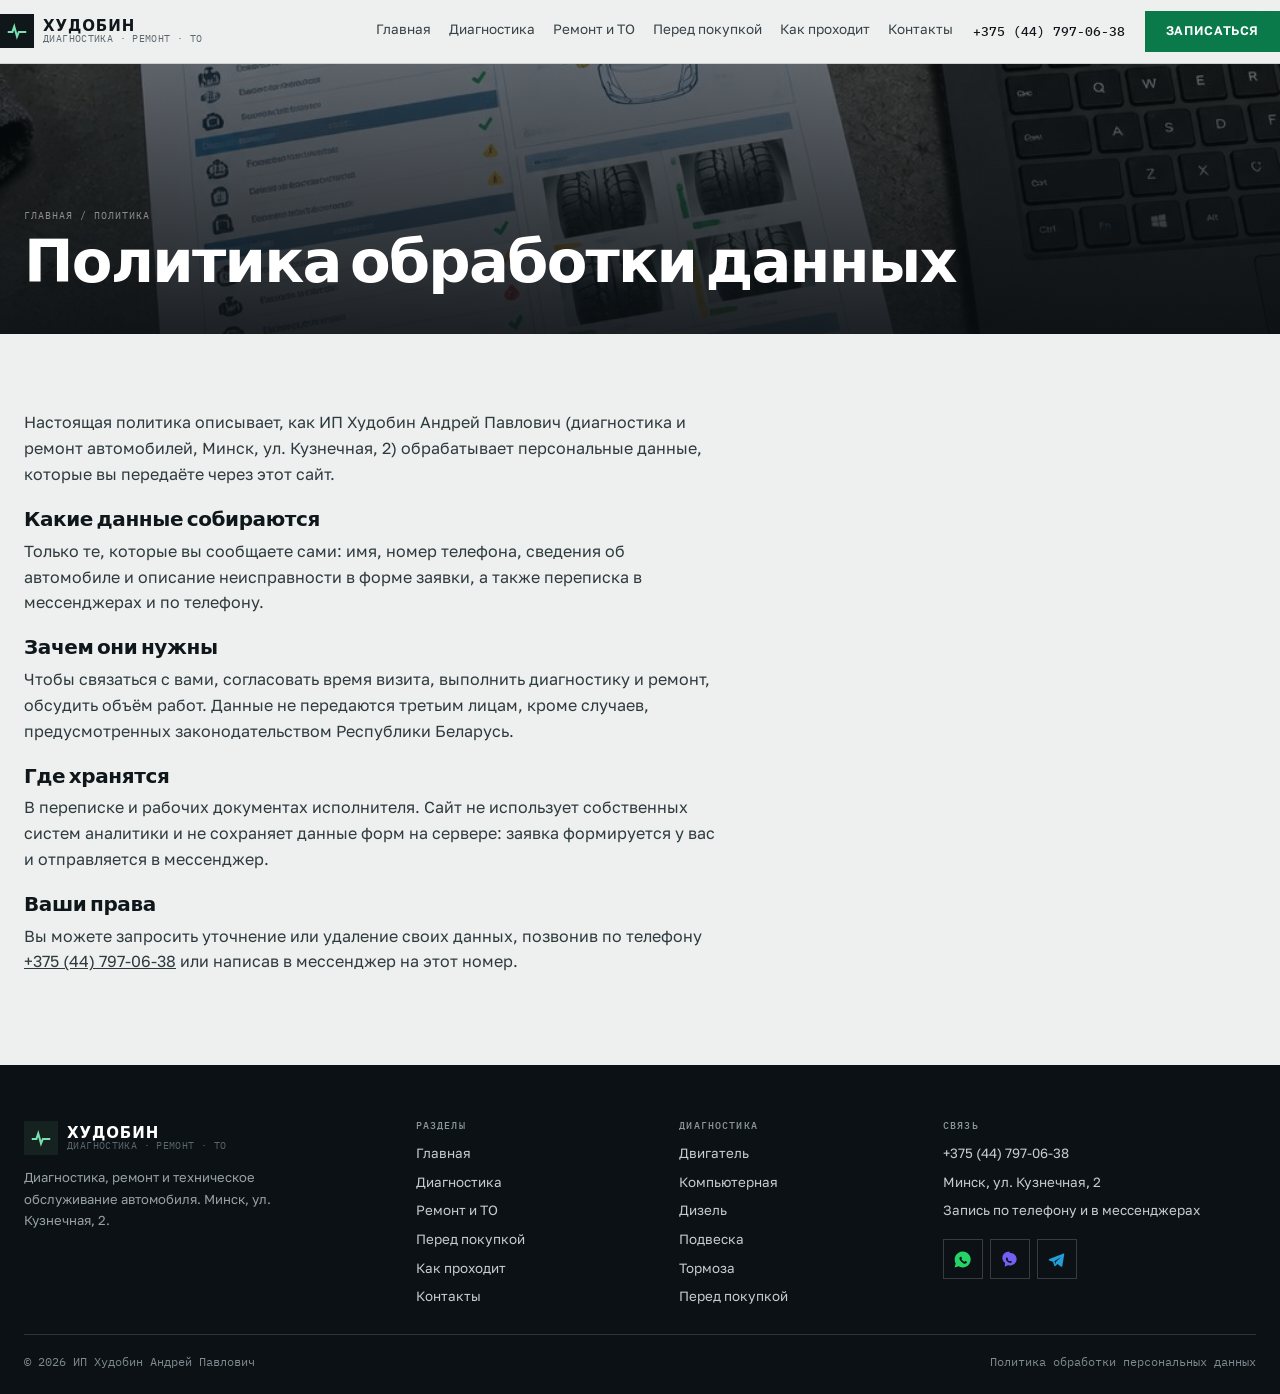
<file: politika.html>
<!DOCTYPE html>
<html lang="ru">
<head>
<meta charset="utf-8">
<meta name="viewport" content="width=device-width, initial-scale=1">
<title>Политика обработки персональных данных — ИП Худобин А.П.</title>
<meta name="description" content="Как обрабатываются персональные данные, переданные через сайт.">
<meta property="og:title" content="Политика обработки персональных данных — ИП Худобин А.П.">
<meta property="og:description" content="Как обрабатываются персональные данные, переданные через сайт.">
<meta property="og:type" content="website">
<meta name="theme-color" content="#10171B">
<style>
:root{--paper:#EDF0EE;--white:#fff;--ink:#10171B;--ink2:#1B242A;--muted:#5B676D;--line:rgba(16,23,27,.14);
--green:#0B7A4B;--green-d:#096640;--mint:#DCEBE2;--red:#B3311F;--amber:#C9861A;
--pad:24px;--max:1300px;--disp:'Archivo',system-ui,sans-serif;--body:'Golos Text',system-ui,sans-serif;--mono:'IBM Plex Mono',ui-monospace,monospace}
*{box-sizing:border-box}html{-webkit-text-size-adjust:100%}
body{margin:0;background:var(--paper);color:var(--ink);font:16px/1.62 var(--body);-webkit-font-smoothing:antialiased}
img{max-width:100%;display:block}
h1,h2,h3{margin:0;font-family:var(--disp);font-weight:800;line-height:.98;letter-spacing:-.02em}
a{color:inherit;text-decoration:none}[hidden]{display:none!important}
.wrap{width:100%;max-width:var(--max);margin:0 auto;padding:0 var(--pad)}
.header{position:sticky;top:0;z-index:40;background:rgba(237,240,238,.94);border-bottom:1px solid var(--line);backdrop-filter:blur(10px)}
.header__in{display:flex;align-items:center;gap:20px;padding:11px 0}
.logo{display:flex;align-items:center;gap:9px}
.logo__mark{width:34px;height:34px;display:grid;place-items:center;background:var(--ink);color:#7BE0B0}
.logo__mark svg{width:22px;height:22px}
.logo__txt{display:flex;flex-direction:column;line-height:1.12}
.logo__txt b{font:800 15px/1 var(--disp);letter-spacing:.06em}
.logo__txt i{font:400 9.5px/1 var(--mono);letter-spacing:.04em;text-transform:uppercase;color:var(--muted);font-style:normal}
.nav{display:flex;gap:18px;margin-left:auto;font-size:13.5px}
.nav a{padding:6px 0;border-bottom:2px solid transparent;color:#374246}
.nav a:hover,.nav a.is-on{border-color:var(--green);color:var(--ink)}
.header__tel{font:500 13px/1 var(--mono)}
.btn{display:inline-flex;align-items:center;gap:9px;padding:13px 20px;font:600 12.5px/1 var(--body);letter-spacing:.05em;text-transform:uppercase;border:1px solid var(--ink);background:var(--ink);color:#fff;cursor:pointer;transition:.18s}
.btn:hover{background:#000;border-color:#000}
.btn--green{background:var(--green);border-color:var(--green)}
.btn--green:hover{background:var(--green-d);border-color:var(--green-d)}
.btn--line{background:transparent;color:var(--ink)}
.btn--line:hover{background:var(--ink);color:#fff}
.burger{display:none;width:42px;height:38px;border:1px solid var(--line);background:#fff;align-items:center;justify-content:center;flex-direction:column;gap:4px;cursor:pointer}
.burger i{display:block;width:17px;height:2px;background:var(--ink)}
.burger.is-close i:first-child{transform:rotate(45deg) translateY(3px)}
.burger.is-close i:last-child{transform:rotate(-45deg) translateY(-3px)}
.hero{position:relative;min-height:min(95svh,820px);display:flex;align-items:flex-end;color:#fff;overflow:hidden;background:#0D1216}
.hero__img{position:absolute;inset:0;width:100%;height:100%;object-fit:cover}
.hero::after{content:'';position:absolute;inset:0;background:linear-gradient(180deg,rgba(8,12,15,.55),rgba(8,12,15,.18) 40%,rgba(8,12,15,.76) 76%,#0C1115 100%)}
.hero__in{position:relative;z-index:2;width:100%;padding:clamp(34px,6vw,62px) 0 clamp(18px,3vw,26px)}
.hero h1{font-size:clamp(2.2rem,6.6vw,5rem);letter-spacing:-.03em}
.hero__lede{max-width:48ch;margin:16px 0 20px;color:rgba(255,255,255,.85);font-size:clamp(.94rem,1.35vw,1.05rem)}
.hero__acts{display:flex;flex-wrap:wrap;gap:10px;margin-bottom:clamp(18px,3vw,32px)}
.hero .btn--line{border-color:rgba(255,255,255,.45);color:#fff}
.hero .btn--line:hover{background:#fff;color:var(--ink)}
.hero__facts{display:grid;grid-template-columns:repeat(4,minmax(0,1fr));border-top:1px solid rgba(255,255,255,.24)}
.hero__facts div{padding:13px 14px 0 0}
.hero__facts b{display:block;font:800 clamp(1rem,1.9vw,1.35rem)/1.1 var(--disp);letter-spacing:-.01em}
.hero__facts span{font:400 9.5px/1.5 var(--mono);letter-spacing:.06em;text-transform:uppercase;color:rgba(255,255,255,.62)}
.drawer{position:fixed;inset:0;z-index:90;background:rgba(8,12,15,.72);display:none}
.drawer[data-open]{display:block}
.drawer__in{position:absolute;inset:0 0 0 auto;width:min(400px,92vw);background:var(--paper);padding:22px;overflow-y:auto}
.drawer__top{display:flex;justify-content:space-between;align-items:center;margin-bottom:18px}
.drawer__nav{display:grid;font:800 19px/1 var(--disp);letter-spacing:-.01em}
.drawer__nav a{padding:14px 0;border-bottom:1px solid var(--line)}
.drawer__cta{width:100%;justify-content:center;margin-top:18px}
.drawer__note{font-size:12.5px;color:var(--muted);margin-top:12px}
body.is-locked{overflow:hidden}
.mbar{display:none}
@media (max-width:1024px){
.nav{display:none}.burger{display:flex}.header__tel{display:none}.header__in{gap:10px}
.hero__facts{grid-template-columns:1fr 1fr}
}
</style>
<link rel="preconnect" href="https://fonts.googleapis.com">
<link rel="preconnect" href="https://fonts.gstatic.com" crossorigin>
<link href="https://fonts.googleapis.com/css2?family=Archivo:wght@600;700;800&family=Golos+Text:wght@400;500;600;700&family=IBM+Plex+Mono:wght@400;500&display=swap" rel="stylesheet">
<link rel="stylesheet" href="assets/css/style.v1.css">
<link rel="icon" href="assets/img/favicon.svg" type="image/svg+xml">
</head>
<body>
<header class="header"><div class="header__in wrap">
<a class="logo" href="index.html"><span class="logo__mark"><svg viewBox="0 0 24 24" aria-hidden="true"><path d="M3 13h4l2-6 3 11 2-5h7" fill="none" stroke="currentColor" stroke-width="2.2" stroke-linecap="square"/></svg></span><span class="logo__txt"><b>ХУДОБИН</b><i>диагностика · ремонт · ТО</i></span></a>
<nav class="nav" aria-label="Основное меню"><a href="index.html">Главная</a><a href="diagnostika.html">Диагностика</a><a href="remont-to.html">Ремонт и ТО</a><a href="pered-pokupkoy.html">Перед покупкой</a><a href="kak-prohodit.html">Как проходит</a><a href="kontakty.html">Контакты</a></nav>
<a class="header__tel" href="tel:+375447970638">+375 (44) 797-06-38</a>
<a class="btn btn--green" href="https://wa.me/375447970638" target="_blank" rel="noopener">Записаться</a>
<button class="burger" type="button" aria-label="Меню" aria-expanded="false" aria-controls="drawer"><i></i><i></i><i></i></button>
</div></header>
<div class="drawer" id="drawer" role="dialog" aria-modal="true" aria-label="Меню" hidden>
<div class="drawer__in">
<div class="drawer__top">
<a class="logo" href="index.html"><span class="logo__mark"><svg viewBox="0 0 24 24" aria-hidden="true"><path d="M3 13h4l2-6 3 11 2-5h7" fill="none" stroke="currentColor" stroke-width="2.2" stroke-linecap="square"/></svg></span><span class="logo__txt"><b>ХУДОБИН</b><i>диагностика · ремонт</i></span></a>
<button class="burger is-close" type="button" data-close aria-label="Закрыть меню"><i></i><i></i></button>
</div>
<nav class="drawer__nav"><a href="index.html">Главная</a><a href="diagnostika.html">Диагностика</a><a href="remont-to.html">Ремонт и ТО</a><a href="pered-pokupkoy.html">Перед покупкой</a><a href="kak-prohodit.html">Как проходит</a><a href="kontakty.html">Контакты</a></nav>
<a class="btn btn--green drawer__cta" href="tel:+375447970638">Позвонить +375 (44) 797-06-38</a>
<p class="drawer__note">Минск, ул. Кузнечная, 2. Запись по телефону и в мессенджерах, время согласуем заранее.</p>
</div></div>
<main>
<section class="phero" style="min-height:clamp(220px,30vh,300px)"><img src="assets/img/report.jpg" alt="Документы" width="1600" height="900">
<div class="phero__in"><div class="wrap"><div class="crumbs"><a href="index.html">Главная</a> / Политика</div><h1>Политика обработки данных</h1></div></div></section>
<section class="section"><div class="wrap"><div class="prose">
<p>Настоящая политика описывает, как ИП Худобин Андрей Павлович (диагностика и ремонт автомобилей, Минск, ул. Кузнечная, 2) обрабатывает персональные данные, которые вы передаёте через этот сайт.</p>
<h3>Какие данные собираются</h3>
<p>Только те, которые вы сообщаете сами: имя, номер телефона, сведения об автомобиле и описание неисправности в форме заявки, а также переписка в мессенджерах и по телефону.</p>
<h3>Зачем они нужны</h3>
<p>Чтобы связаться с вами, согласовать время визита, выполнить диагностику и ремонт, обсудить объём работ. Данные не передаются третьим лицам, кроме случаев, предусмотренных законодательством Республики Беларусь.</p>
<h3>Где хранятся</h3>
<p>В переписке и рабочих документах исполнителя. Сайт не использует собственных систем аналитики и не сохраняет данные форм на сервере: заявка формируется у вас и отправляется в мессенджер.</p>
<h3>Ваши права</h3>
<p>Вы можете запросить уточнение или удаление своих данных, позвонив по телефону <a href="tel:+375447970638" style="text-decoration:underline">+375 (44) 797-06-38</a> или написав в мессенджер на этот номер.</p>
</div></div></section>
</main>
<footer class="footer"><div class="wrap">
<div class="footer__top">
<div class="footer__about"><a class="logo logo--f" href="index.html"><span class="logo__mark"><svg viewBox="0 0 24 24" aria-hidden="true"><path d="M3 13h4l2-6 3 11 2-5h7" fill="none" stroke="currentColor" stroke-width="2.2" stroke-linecap="square"/></svg></span><span class="logo__txt"><b>ХУДОБИН</b><i>диагностика · ремонт · ТО</i></span></a>
<p>Диагностика, ремонт и техническое обслуживание автомобиля. Минск, ул. Кузнечная, 2.</p></div>
<div><h4>Разделы</h4><ul><li><a href="index.html">Главная</a></li><li><a href="diagnostika.html">Диагностика</a></li><li><a href="remont-to.html">Ремонт и ТО</a></li><li><a href="pered-pokupkoy.html">Перед покупкой</a></li><li><a href="kak-prohodit.html">Как проходит</a></li><li><a href="kontakty.html">Контакты</a></li></ul></div>
<div><h4>Диагностика</h4><ul><li><a href="diagnostika.html#d1">Двигатель</a></li><li><a href="diagnostika.html#d2">Компьютерная</a></li><li><a href="diagnostika.html#d3">Дизель</a></li><li><a href="diagnostika.html#d4">Подвеска</a></li><li><a href="diagnostika.html#d5">Тормоза</a></li><li><a href="pered-pokupkoy.html">Перед покупкой</a></li></ul></div>
<div><h4>Связь</h4><ul>
<li><a href="tel:+375447970638">+375 (44) 797-06-38</a></li>
<li><a href="https://maps.google.com/?q=%D0%9C%D0%B8%D0%BD%D1%81%D0%BA%2C+%D1%83%D0%BB%D0%B8%D1%86%D0%B0+%D0%9A%D1%83%D0%B7%D0%BD%D0%B5%D1%87%D0%BD%D0%B0%D1%8F+2" target="_blank" rel="noopener">Минск, ул. Кузнечная, 2</a></li>
<li>Запись по телефону и в мессенджерах</li>
<li style="margin-top:10px"><div class="msgr"><a href="https://wa.me/375447970638" target="_blank" rel="noopener" aria-label="WhatsApp" style="color:#25D366"><svg viewBox="0 0 24 24" fill="currentColor" aria-hidden="true"><path d="M12 2a10 10 0 0 0-8.6 15L2 22l5.2-1.4A10 10 0 1 0 12 2m5.3 14.1c-.2.6-1.2 1.2-1.9 1.2-.5 0-1.1 0-2-.4a11 11 0 0 1-4.4-3.9c-.5-.8-.9-1.7-.9-2.5 0-.7.4-1.4.9-1.8.2-.2.4-.3.6-.3h.5c.2 0 .4 0 .5.4l.7 1.6c0 .2 0 .3-.1.5l-.4.5c-.1.2-.2.3 0 .5a8 8 0 0 0 3.4 2.9c.2.1.4.1.5-.1l.6-.7c.1-.2.3-.2.5-.1l1.6.8c.2.1.3.2.3.4s0 .5-.1.9"/></svg></a><a href="viber://chat?number=%2B375447970638" aria-label="Viber" style="color:#7360F2"><svg viewBox="0 0 24 24" fill="currentColor" aria-hidden="true"><path d="M12 2C7 2 3 5.6 3 10c0 2.5 1.3 4.7 3.4 6.1L6 21l4-1.6c.6.1 1.3.2 2 .2 5 0 9-3.6 9-8s-4-8-9-8m3.6 11.3c-.4.9-1.9 1.6-2.7 1.5-2.4-.3-4.6-2.1-5.4-4.4-.3-.8.2-2 1-2.4.3-.2.7 0 .9.3l.7 1.2c.1.3 0 .5-.2.7-.3.2-.2.5.1.9.6.8 1.2 1.2 1.9 1.5.4.2.6 0 .8-.2s.4-.3.7-.2l1.3.6c.3.2.3.6.2.9"/></svg></a><a href="https://t.me/+375447970638" target="_blank" rel="noopener" aria-label="Telegram" style="color:#229ED9"><svg viewBox="0 0 24 24" fill="currentColor" aria-hidden="true"><path d="M21.8 4.2 2.9 11.4c-.9.3-.9 1.5 0 1.8l4.6 1.5 1.7 5.3c.2.7 1 .9 1.5.3l2.5-2.6 4.6 3.4c.6.4 1.4 0 1.5-.7l2.5-15c.1-.8-.6-1.4-1.5-1.2M9.4 14.3l8.4-5.6-6.8 6.6-.2 3z"/></svg></a></div></li>
</ul></div>
</div>
<div class="footer__bottom"><span>© <span id="yr">2026</span> ИП Худобин Андрей Павлович</span>
<span><a href="politika.html">Политика обработки персональных данных</a></span></div>
</div></footer>
<div class="mbar" role="navigation" aria-label="Быстрая связь">
<a href="tel:+375447970638"><svg viewBox="0 0 24 24" fill="currentColor" aria-hidden="true"><path d="M6.6 10.8a15.5 15.5 0 0 0 6.6 6.6l2.2-2.2a1 1 0 0 1 1-.24c1.1.36 2.3.56 3.5.56a1 1 0 0 1 1 1V20a1 1 0 0 1-1 1A17 17 0 0 1 3 4a1 1 0 0 1 1-1h3.5a1 1 0 0 1 1 1c0 1.2.2 2.4.56 3.5a1 1 0 0 1-.25 1z"/></svg>Позвонить</a>
<a href="https://wa.me/375447970638" target="_blank" rel="noopener"><svg viewBox="0 0 24 24" fill="currentColor" aria-hidden="true"><path d="M12 2a10 10 0 0 0-8.6 15L2 22l5.2-1.4A10 10 0 1 0 12 2m5.3 14.1c-.2.6-1.2 1.2-1.9 1.2-.5 0-1.1 0-2-.4a11 11 0 0 1-4.4-3.9c-.5-.8-.9-1.7-.9-2.5 0-.7.4-1.4.9-1.8.2-.2.4-.3.6-.3h.5c.2 0 .4 0 .5.4l.7 1.6c0 .2 0 .3-.1.5l-.4.5c-.1.2-.2.3 0 .5a8 8 0 0 0 3.4 2.9c.2.1.4.1.5-.1l.6-.7c.1-.2.3-.2.5-.1l1.6.8c.2.1.3.2.3.4s0 .5-.1.9"/></svg>WhatsApp</a>
<a href="viber://chat?number=%2B375447970638"><svg viewBox="0 0 24 24" fill="currentColor" aria-hidden="true"><path d="M12 2C7 2 3 5.6 3 10c0 2.5 1.3 4.7 3.4 6.1L6 21l4-1.6c.6.1 1.3.2 2 .2 5 0 9-3.6 9-8s-4-8-9-8m3.6 11.3c-.4.9-1.9 1.6-2.7 1.5-2.4-.3-4.6-2.1-5.4-4.4-.3-.8.2-2 1-2.4.3-.2.7 0 .9.3l.7 1.2c.1.3 0 .5-.2.7-.3.2-.2.5.1.9.6.8 1.2 1.2 1.9 1.5.4.2.6 0 .8-.2s.4-.3.7-.2l1.3.6c.3.2.3.6.2.9"/></svg>Viber</a>
<a href="https://t.me/+375447970638" target="_blank" rel="noopener"><svg viewBox="0 0 24 24" fill="currentColor" aria-hidden="true"><path d="M21.8 4.2 2.9 11.4c-.9.3-.9 1.5 0 1.8l4.6 1.5 1.7 5.3c.2.7 1 .9 1.5.3l2.5-2.6 4.6 3.4c.6.4 1.4 0 1.5-.7l2.5-15c.1-.8-.6-1.4-1.5-1.2M9.4 14.3l8.4-5.6-6.8 6.6-.2 3z"/></svg>Telegram</a>
</div>
<script src="assets/js/main.v1.js"></script>
</body>
</html>
</file>
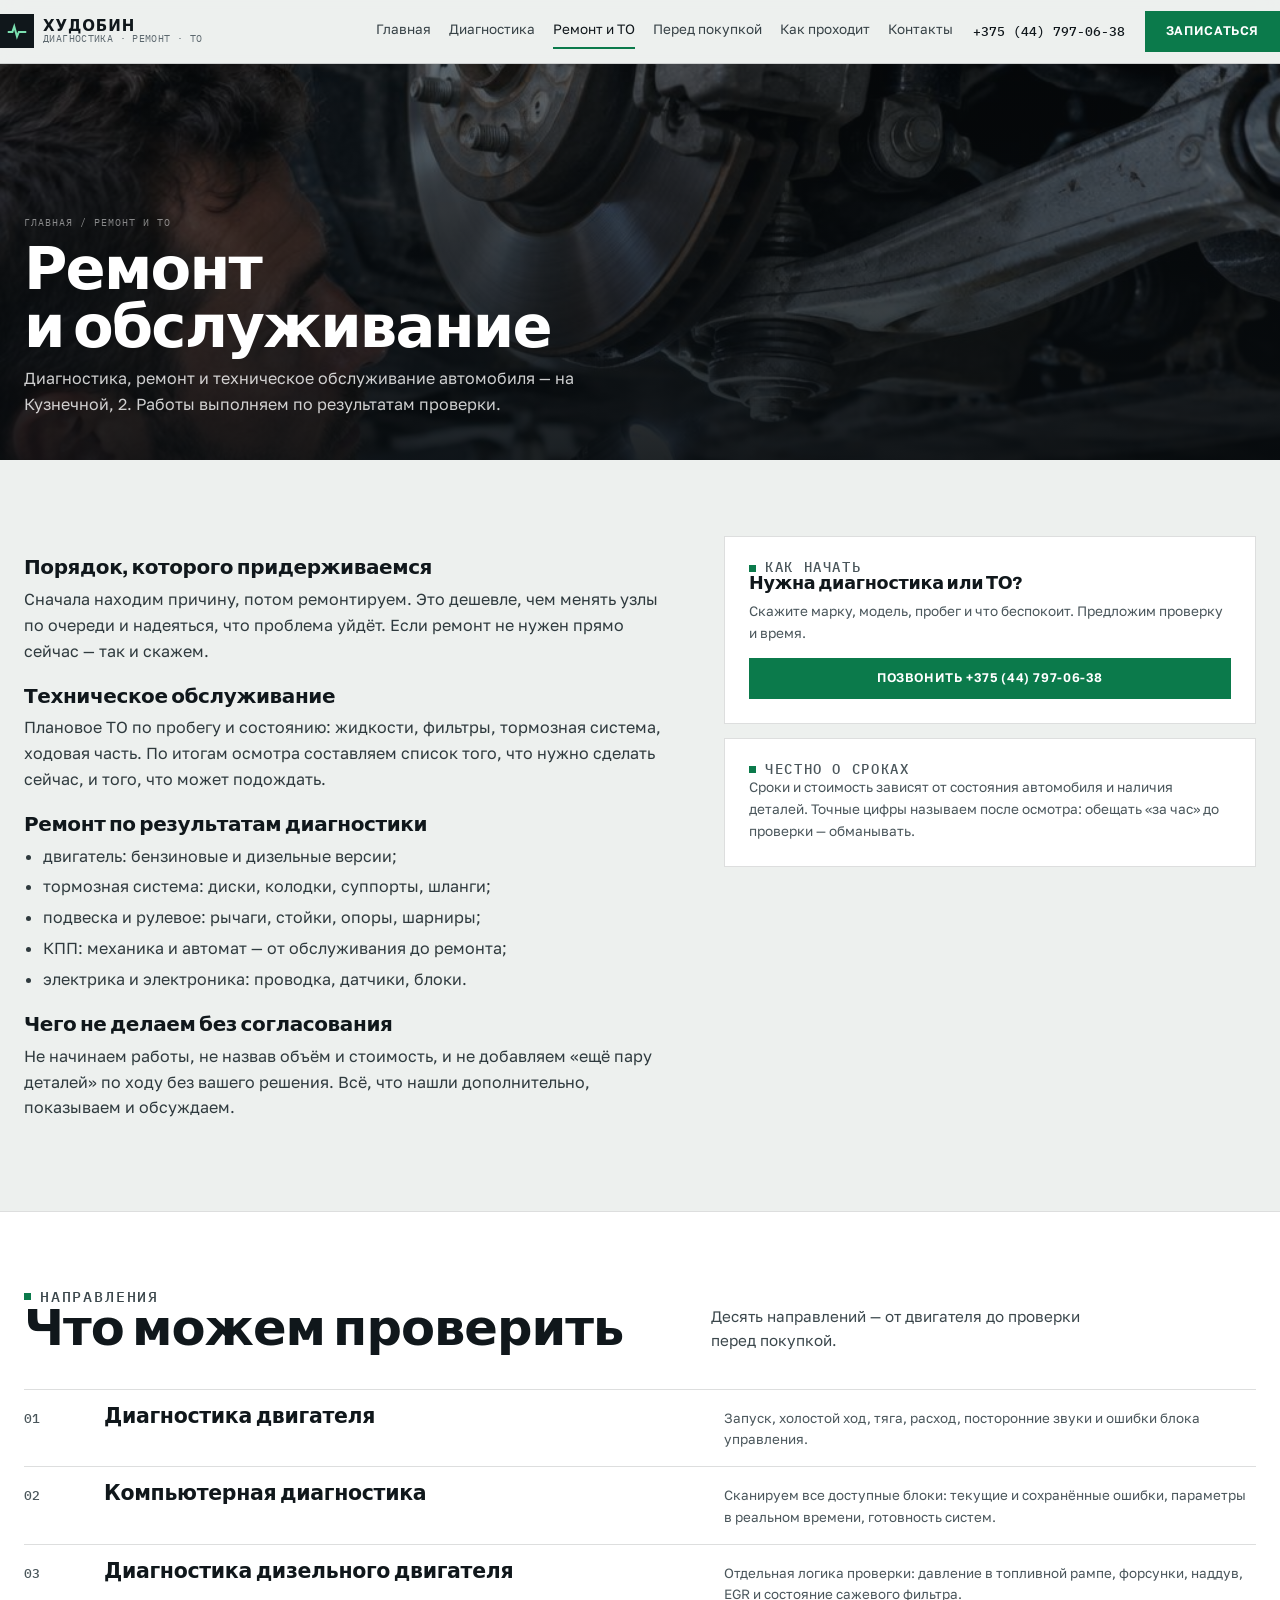
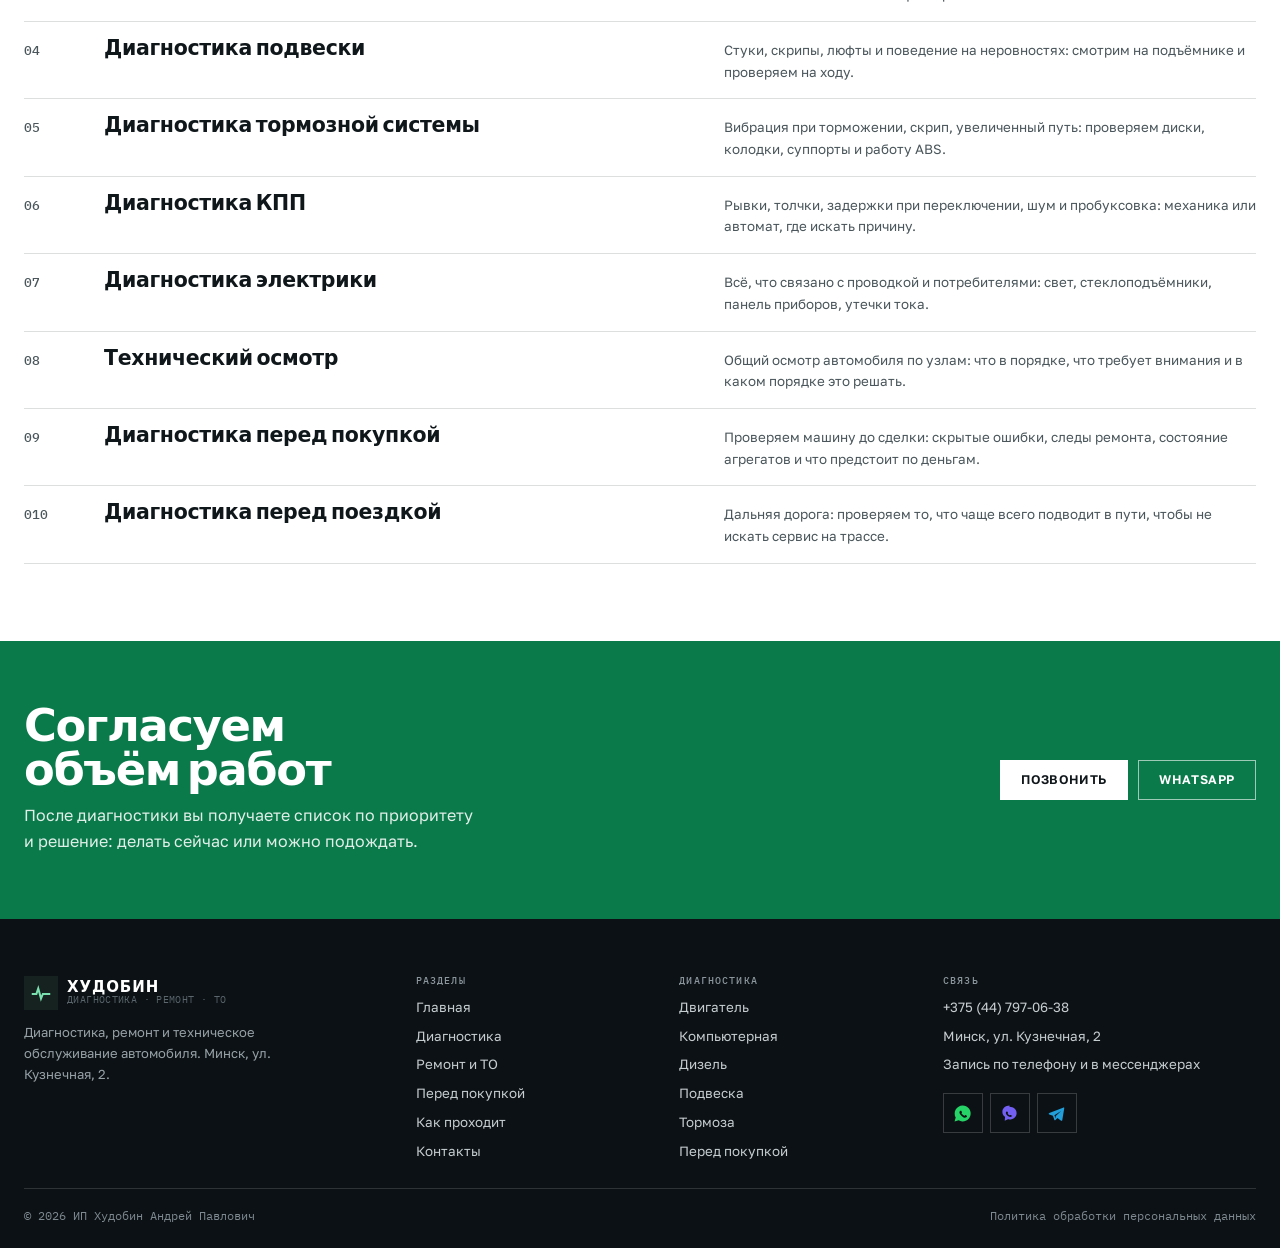
<file: remont-to.html>
<!DOCTYPE html>
<html lang="ru">
<head>
<meta charset="utf-8">
<meta name="viewport" content="width=device-width, initial-scale=1">
<title>Ремонт и техническое обслуживание автомобиля — ИП Худобин</title>
<meta name="description" content="Ремонт и ТО по результатам диагностики: двигатель, тормоза, подвеска, КПП, электрика. Согласование объёма работ до начала.">
<meta property="og:title" content="Ремонт и техническое обслуживание автомобиля — ИП Худобин">
<meta property="og:description" content="Ремонт и ТО по результатам диагностики: двигатель, тормоза, подвеска, КПП, электрика. Согласование объёма работ до начала.">
<meta property="og:type" content="website">
<meta name="theme-color" content="#10171B">
<style>
:root{--paper:#EDF0EE;--white:#fff;--ink:#10171B;--ink2:#1B242A;--muted:#5B676D;--line:rgba(16,23,27,.14);
--green:#0B7A4B;--green-d:#096640;--mint:#DCEBE2;--red:#B3311F;--amber:#C9861A;
--pad:24px;--max:1300px;--disp:'Archivo',system-ui,sans-serif;--body:'Golos Text',system-ui,sans-serif;--mono:'IBM Plex Mono',ui-monospace,monospace}
*{box-sizing:border-box}html{-webkit-text-size-adjust:100%}
body{margin:0;background:var(--paper);color:var(--ink);font:16px/1.62 var(--body);-webkit-font-smoothing:antialiased}
img{max-width:100%;display:block}
h1,h2,h3{margin:0;font-family:var(--disp);font-weight:800;line-height:.98;letter-spacing:-.02em}
a{color:inherit;text-decoration:none}[hidden]{display:none!important}
.wrap{width:100%;max-width:var(--max);margin:0 auto;padding:0 var(--pad)}
.header{position:sticky;top:0;z-index:40;background:rgba(237,240,238,.94);border-bottom:1px solid var(--line);backdrop-filter:blur(10px)}
.header__in{display:flex;align-items:center;gap:20px;padding:11px 0}
.logo{display:flex;align-items:center;gap:9px}
.logo__mark{width:34px;height:34px;display:grid;place-items:center;background:var(--ink);color:#7BE0B0}
.logo__mark svg{width:22px;height:22px}
.logo__txt{display:flex;flex-direction:column;line-height:1.12}
.logo__txt b{font:800 15px/1 var(--disp);letter-spacing:.06em}
.logo__txt i{font:400 9.5px/1 var(--mono);letter-spacing:.04em;text-transform:uppercase;color:var(--muted);font-style:normal}
.nav{display:flex;gap:18px;margin-left:auto;font-size:13.5px}
.nav a{padding:6px 0;border-bottom:2px solid transparent;color:#374246}
.nav a:hover,.nav a.is-on{border-color:var(--green);color:var(--ink)}
.header__tel{font:500 13px/1 var(--mono)}
.btn{display:inline-flex;align-items:center;gap:9px;padding:13px 20px;font:600 12.5px/1 var(--body);letter-spacing:.05em;text-transform:uppercase;border:1px solid var(--ink);background:var(--ink);color:#fff;cursor:pointer;transition:.18s}
.btn:hover{background:#000;border-color:#000}
.btn--green{background:var(--green);border-color:var(--green)}
.btn--green:hover{background:var(--green-d);border-color:var(--green-d)}
.btn--line{background:transparent;color:var(--ink)}
.btn--line:hover{background:var(--ink);color:#fff}
.burger{display:none;width:42px;height:38px;border:1px solid var(--line);background:#fff;align-items:center;justify-content:center;flex-direction:column;gap:4px;cursor:pointer}
.burger i{display:block;width:17px;height:2px;background:var(--ink)}
.burger.is-close i:first-child{transform:rotate(45deg) translateY(3px)}
.burger.is-close i:last-child{transform:rotate(-45deg) translateY(-3px)}
.hero{position:relative;min-height:min(95svh,820px);display:flex;align-items:flex-end;color:#fff;overflow:hidden;background:#0D1216}
.hero__img{position:absolute;inset:0;width:100%;height:100%;object-fit:cover}
.hero::after{content:'';position:absolute;inset:0;background:linear-gradient(180deg,rgba(8,12,15,.55),rgba(8,12,15,.18) 40%,rgba(8,12,15,.76) 76%,#0C1115 100%)}
.hero__in{position:relative;z-index:2;width:100%;padding:clamp(34px,6vw,62px) 0 clamp(18px,3vw,26px)}
.hero h1{font-size:clamp(2.2rem,6.6vw,5rem);letter-spacing:-.03em}
.hero__lede{max-width:48ch;margin:16px 0 20px;color:rgba(255,255,255,.85);font-size:clamp(.94rem,1.35vw,1.05rem)}
.hero__acts{display:flex;flex-wrap:wrap;gap:10px;margin-bottom:clamp(18px,3vw,32px)}
.hero .btn--line{border-color:rgba(255,255,255,.45);color:#fff}
.hero .btn--line:hover{background:#fff;color:var(--ink)}
.hero__facts{display:grid;grid-template-columns:repeat(4,minmax(0,1fr));border-top:1px solid rgba(255,255,255,.24)}
.hero__facts div{padding:13px 14px 0 0}
.hero__facts b{display:block;font:800 clamp(1rem,1.9vw,1.35rem)/1.1 var(--disp);letter-spacing:-.01em}
.hero__facts span{font:400 9.5px/1.5 var(--mono);letter-spacing:.06em;text-transform:uppercase;color:rgba(255,255,255,.62)}
.drawer{position:fixed;inset:0;z-index:90;background:rgba(8,12,15,.72);display:none}
.drawer[data-open]{display:block}
.drawer__in{position:absolute;inset:0 0 0 auto;width:min(400px,92vw);background:var(--paper);padding:22px;overflow-y:auto}
.drawer__top{display:flex;justify-content:space-between;align-items:center;margin-bottom:18px}
.drawer__nav{display:grid;font:800 19px/1 var(--disp);letter-spacing:-.01em}
.drawer__nav a{padding:14px 0;border-bottom:1px solid var(--line)}
.drawer__cta{width:100%;justify-content:center;margin-top:18px}
.drawer__note{font-size:12.5px;color:var(--muted);margin-top:12px}
body.is-locked{overflow:hidden}
.mbar{display:none}
@media (max-width:1024px){
.nav{display:none}.burger{display:flex}.header__tel{display:none}.header__in{gap:10px}
.hero__facts{grid-template-columns:1fr 1fr}
}
</style>
<link rel="preconnect" href="https://fonts.googleapis.com">
<link rel="preconnect" href="https://fonts.gstatic.com" crossorigin>
<link href="https://fonts.googleapis.com/css2?family=Archivo:wght@600;700;800&family=Golos+Text:wght@400;500;600;700&family=IBM+Plex+Mono:wght@400;500&display=swap" rel="stylesheet">
<link rel="stylesheet" href="assets/css/style.v1.css">
<link rel="icon" href="assets/img/favicon.svg" type="image/svg+xml">
</head>
<body>
<header class="header"><div class="header__in wrap">
<a class="logo" href="index.html"><span class="logo__mark"><svg viewBox="0 0 24 24" aria-hidden="true"><path d="M3 13h4l2-6 3 11 2-5h7" fill="none" stroke="currentColor" stroke-width="2.2" stroke-linecap="square"/></svg></span><span class="logo__txt"><b>ХУДОБИН</b><i>диагностика · ремонт · ТО</i></span></a>
<nav class="nav" aria-label="Основное меню"><a href="index.html">Главная</a><a href="diagnostika.html">Диагностика</a><a href="remont-to.html" class="is-on">Ремонт и ТО</a><a href="pered-pokupkoy.html">Перед покупкой</a><a href="kak-prohodit.html">Как проходит</a><a href="kontakty.html">Контакты</a></nav>
<a class="header__tel" href="tel:+375447970638">+375 (44) 797-06-38</a>
<a class="btn btn--green" href="https://wa.me/375447970638" target="_blank" rel="noopener">Записаться</a>
<button class="burger" type="button" aria-label="Меню" aria-expanded="false" aria-controls="drawer"><i></i><i></i><i></i></button>
</div></header>
<div class="drawer" id="drawer" role="dialog" aria-modal="true" aria-label="Меню" hidden>
<div class="drawer__in">
<div class="drawer__top">
<a class="logo" href="index.html"><span class="logo__mark"><svg viewBox="0 0 24 24" aria-hidden="true"><path d="M3 13h4l2-6 3 11 2-5h7" fill="none" stroke="currentColor" stroke-width="2.2" stroke-linecap="square"/></svg></span><span class="logo__txt"><b>ХУДОБИН</b><i>диагностика · ремонт</i></span></a>
<button class="burger is-close" type="button" data-close aria-label="Закрыть меню"><i></i><i></i></button>
</div>
<nav class="drawer__nav"><a href="index.html">Главная</a><a href="diagnostika.html">Диагностика</a><a href="remont-to.html">Ремонт и ТО</a><a href="pered-pokupkoy.html">Перед покупкой</a><a href="kak-prohodit.html">Как проходит</a><a href="kontakty.html">Контакты</a></nav>
<a class="btn btn--green drawer__cta" href="tel:+375447970638">Позвонить +375 (44) 797-06-38</a>
<p class="drawer__note">Минск, ул. Кузнечная, 2. Запись по телефону и в мессенджерах, время согласуем заранее.</p>
</div></div>
<main>
<section class="phero"><img src="assets/img/brakes.jpg" alt="Ремонт и обслуживание автомобиля" width="1600" height="900">
<div class="phero__in"><div class="wrap"><div class="crumbs"><a href="index.html">Главная</a> / Ремонт и ТО</div>
<h1>Ремонт<br>и обслуживание</h1><p>Диагностика, ремонт и техническое обслуживание автомобиля — на Кузнечной, 2. Работы выполняем по результатам проверки.</p></div></div></section>
<section class="section"><div class="wrap"><div class="two">
<div class="prose">
<h3>Порядок, которого придерживаемся</h3>
<p>Сначала находим причину, потом ремонтируем. Это дешевле, чем менять узлы по очереди и надеяться, что проблема уйдёт. Если ремонт не нужен прямо сейчас — так и скажем.</p>
<h3>Техническое обслуживание</h3>
<p>Плановое ТО по пробегу и состоянию: жидкости, фильтры, тормозная система, ходовая часть. По итогам осмотра составляем список того, что нужно сделать сейчас, и того, что может подождать.</p>
<h3>Ремонт по результатам диагностики</h3>
<ul>
<li>двигатель: бензиновые и дизельные версии;</li>
<li>тормозная система: диски, колодки, суппорты, шланги;</li>
<li>подвеска и рулевое: рычаги, стойки, опоры, шарниры;</li>
<li>КПП: механика и автомат — от обслуживания до ремонта;</li>
<li>электрика и электроника: проводка, датчики, блоки.</li>
</ul>
<h3>Чего не делаем без согласования</h3>
<p>Не начинаем работы, не назвав объём и стоимость, и не добавляем «ещё пару деталей» по ходу без вашего решения. Всё, что нашли дополнительно, показываем и обсуждаем.</p>
</div>
<div>
<div class="card" style="margin-bottom:14px"><p class="tag">как начать</p>
<h3 style="font-size:1.1rem;margin-bottom:8px">Нужна диагностика или ТО?</h3>
<p>Скажите марку, модель, пробег и что беспокоит. Предложим проверку и время.</p>
<a class="btn btn--green" style="width:100%;justify-content:center;margin-top:14px" href="tel:+375447970638">Позвонить +375 (44) 797-06-38</a></div>
<div class="card"><p class="tag">честно о сроках</p>
<p style="margin:0">Сроки и стоимость зависят от состояния автомобиля и наличия деталей. Точные цифры называем после осмотра: обещать «за час» до проверки — обманывать.</p></div>
</div>
</div></div></section>

<section class="section section--white section--line"><div class="wrap">
<div class="sec-head"><div><p class="tag">направления</p><h2 class="h2">Что можем проверить</h2></div><p>Десять направлений — от двигателя до проверки перед покупкой.</p></div>
<div class="dlist">
<a class="drow" href="diagnostika.html#d1"><span class="drow__n">01</span><b>Диагностика двигателя</b><span>Запуск, холостой ход, тяга, расход, посторонние звуки и ошибки блока управления.</span></a><a class="drow" href="diagnostika.html#d2"><span class="drow__n">02</span><b>Компьютерная диагностика</b><span>Сканируем все доступные блоки: текущие и сохранённые ошибки, параметры в реальном времени, готовность систем.</span></a><a class="drow" href="diagnostika.html#d3"><span class="drow__n">03</span><b>Диагностика дизельного двигателя</b><span>Отдельная логика проверки: давление в топливной рампе, форсунки, наддув, EGR и состояние сажевого фильтра.</span></a><a class="drow" href="diagnostika.html#d4"><span class="drow__n">04</span><b>Диагностика подвески</b><span>Стуки, скрипы, люфты и поведение на неровностях: смотрим на подъёмнике и проверяем на ходу.</span></a><a class="drow" href="diagnostika.html#d5"><span class="drow__n">05</span><b>Диагностика тормозной системы</b><span>Вибрация при торможении, скрип, увеличенный путь: проверяем диски, колодки, суппорты и работу ABS.</span></a><a class="drow" href="diagnostika.html#d6"><span class="drow__n">06</span><b>Диагностика КПП</b><span>Рывки, толчки, задержки при переключении, шум и пробуксовка: механика или автомат, где искать причину.</span></a><a class="drow" href="diagnostika.html#d7"><span class="drow__n">07</span><b>Диагностика электрики</b><span>Всё, что связано с проводкой и потребителями: свет, стеклоподъёмники, панель приборов, утечки тока.</span></a><a class="drow" href="diagnostika.html#d8"><span class="drow__n">08</span><b>Технический осмотр</b><span>Общий осмотр автомобиля по узлам: что в порядке, что требует внимания и в каком порядке это решать.</span></a><a class="drow" href="diagnostika.html#d9"><span class="drow__n">09</span><b>Диагностика перед покупкой</b><span>Проверяем машину до сделки: скрытые ошибки, следы ремонта, состояние агрегатов и что предстоит по деньгам.</span></a><a class="drow" href="diagnostika.html#d10"><span class="drow__n">010</span><b>Диагностика перед поездкой</b><span>Дальняя дорога: проверяем то, что чаще всего подводит в пути, чтобы не искать сервис на трассе.</span></a>
</div>
</div></section>

<section class="cta"><div class="wrap cta__in"><div><h2>Согласуем<br>объём работ</h2><p>После диагностики вы получаете список по приоритету и решение: делать сейчас или можно подождать.</p></div>
<div class="cta__acts"><a class="btn" href="tel:+375447970638">Позвонить</a><a class="btn btn--ghost" href="https://wa.me/375447970638" target="_blank" rel="noopener">WhatsApp</a></div></div></section>
</main>
<footer class="footer"><div class="wrap">
<div class="footer__top">
<div class="footer__about"><a class="logo logo--f" href="index.html"><span class="logo__mark"><svg viewBox="0 0 24 24" aria-hidden="true"><path d="M3 13h4l2-6 3 11 2-5h7" fill="none" stroke="currentColor" stroke-width="2.2" stroke-linecap="square"/></svg></span><span class="logo__txt"><b>ХУДОБИН</b><i>диагностика · ремонт · ТО</i></span></a>
<p>Диагностика, ремонт и техническое обслуживание автомобиля. Минск, ул. Кузнечная, 2.</p></div>
<div><h4>Разделы</h4><ul><li><a href="index.html">Главная</a></li><li><a href="diagnostika.html">Диагностика</a></li><li><a href="remont-to.html">Ремонт и ТО</a></li><li><a href="pered-pokupkoy.html">Перед покупкой</a></li><li><a href="kak-prohodit.html">Как проходит</a></li><li><a href="kontakty.html">Контакты</a></li></ul></div>
<div><h4>Диагностика</h4><ul><li><a href="diagnostika.html#d1">Двигатель</a></li><li><a href="diagnostika.html#d2">Компьютерная</a></li><li><a href="diagnostika.html#d3">Дизель</a></li><li><a href="diagnostika.html#d4">Подвеска</a></li><li><a href="diagnostika.html#d5">Тормоза</a></li><li><a href="pered-pokupkoy.html">Перед покупкой</a></li></ul></div>
<div><h4>Связь</h4><ul>
<li><a href="tel:+375447970638">+375 (44) 797-06-38</a></li>
<li><a href="https://maps.google.com/?q=%D0%9C%D0%B8%D0%BD%D1%81%D0%BA%2C+%D1%83%D0%BB%D0%B8%D1%86%D0%B0+%D0%9A%D1%83%D0%B7%D0%BD%D0%B5%D1%87%D0%BD%D0%B0%D1%8F+2" target="_blank" rel="noopener">Минск, ул. Кузнечная, 2</a></li>
<li>Запись по телефону и в мессенджерах</li>
<li style="margin-top:10px"><div class="msgr"><a href="https://wa.me/375447970638" target="_blank" rel="noopener" aria-label="WhatsApp" style="color:#25D366"><svg viewBox="0 0 24 24" fill="currentColor" aria-hidden="true"><path d="M12 2a10 10 0 0 0-8.6 15L2 22l5.2-1.4A10 10 0 1 0 12 2m5.3 14.1c-.2.6-1.2 1.2-1.9 1.2-.5 0-1.1 0-2-.4a11 11 0 0 1-4.4-3.9c-.5-.8-.9-1.7-.9-2.5 0-.7.4-1.4.9-1.8.2-.2.4-.3.6-.3h.5c.2 0 .4 0 .5.4l.7 1.6c0 .2 0 .3-.1.5l-.4.5c-.1.2-.2.3 0 .5a8 8 0 0 0 3.4 2.9c.2.1.4.1.5-.1l.6-.7c.1-.2.3-.2.5-.1l1.6.8c.2.1.3.2.3.4s0 .5-.1.9"/></svg></a><a href="viber://chat?number=%2B375447970638" aria-label="Viber" style="color:#7360F2"><svg viewBox="0 0 24 24" fill="currentColor" aria-hidden="true"><path d="M12 2C7 2 3 5.6 3 10c0 2.5 1.3 4.7 3.4 6.1L6 21l4-1.6c.6.1 1.3.2 2 .2 5 0 9-3.6 9-8s-4-8-9-8m3.6 11.3c-.4.9-1.9 1.6-2.7 1.5-2.4-.3-4.6-2.1-5.4-4.4-.3-.8.2-2 1-2.4.3-.2.7 0 .9.3l.7 1.2c.1.3 0 .5-.2.7-.3.2-.2.5.1.9.6.8 1.2 1.2 1.9 1.5.4.2.6 0 .8-.2s.4-.3.7-.2l1.3.6c.3.2.3.6.2.9"/></svg></a><a href="https://t.me/+375447970638" target="_blank" rel="noopener" aria-label="Telegram" style="color:#229ED9"><svg viewBox="0 0 24 24" fill="currentColor" aria-hidden="true"><path d="M21.8 4.2 2.9 11.4c-.9.3-.9 1.5 0 1.8l4.6 1.5 1.7 5.3c.2.7 1 .9 1.5.3l2.5-2.6 4.6 3.4c.6.4 1.4 0 1.5-.7l2.5-15c.1-.8-.6-1.4-1.5-1.2M9.4 14.3l8.4-5.6-6.8 6.6-.2 3z"/></svg></a></div></li>
</ul></div>
</div>
<div class="footer__bottom"><span>© <span id="yr">2026</span> ИП Худобин Андрей Павлович</span>
<span><a href="politika.html">Политика обработки персональных данных</a></span></div>
</div></footer>
<div class="mbar" role="navigation" aria-label="Быстрая связь">
<a href="tel:+375447970638"><svg viewBox="0 0 24 24" fill="currentColor" aria-hidden="true"><path d="M6.6 10.8a15.5 15.5 0 0 0 6.6 6.6l2.2-2.2a1 1 0 0 1 1-.24c1.1.36 2.3.56 3.5.56a1 1 0 0 1 1 1V20a1 1 0 0 1-1 1A17 17 0 0 1 3 4a1 1 0 0 1 1-1h3.5a1 1 0 0 1 1 1c0 1.2.2 2.4.56 3.5a1 1 0 0 1-.25 1z"/></svg>Позвонить</a>
<a href="https://wa.me/375447970638" target="_blank" rel="noopener"><svg viewBox="0 0 24 24" fill="currentColor" aria-hidden="true"><path d="M12 2a10 10 0 0 0-8.6 15L2 22l5.2-1.4A10 10 0 1 0 12 2m5.3 14.1c-.2.6-1.2 1.2-1.9 1.2-.5 0-1.1 0-2-.4a11 11 0 0 1-4.4-3.9c-.5-.8-.9-1.7-.9-2.5 0-.7.4-1.4.9-1.8.2-.2.4-.3.6-.3h.5c.2 0 .4 0 .5.4l.7 1.6c0 .2 0 .3-.1.5l-.4.5c-.1.2-.2.3 0 .5a8 8 0 0 0 3.4 2.9c.2.1.4.1.5-.1l.6-.7c.1-.2.3-.2.5-.1l1.6.8c.2.1.3.2.3.4s0 .5-.1.9"/></svg>WhatsApp</a>
<a href="viber://chat?number=%2B375447970638"><svg viewBox="0 0 24 24" fill="currentColor" aria-hidden="true"><path d="M12 2C7 2 3 5.6 3 10c0 2.5 1.3 4.7 3.4 6.1L6 21l4-1.6c.6.1 1.3.2 2 .2 5 0 9-3.6 9-8s-4-8-9-8m3.6 11.3c-.4.9-1.9 1.6-2.7 1.5-2.4-.3-4.6-2.1-5.4-4.4-.3-.8.2-2 1-2.4.3-.2.7 0 .9.3l.7 1.2c.1.3 0 .5-.2.7-.3.2-.2.5.1.9.6.8 1.2 1.2 1.9 1.5.4.2.6 0 .8-.2s.4-.3.7-.2l1.3.6c.3.2.3.6.2.9"/></svg>Viber</a>
<a href="https://t.me/+375447970638" target="_blank" rel="noopener"><svg viewBox="0 0 24 24" fill="currentColor" aria-hidden="true"><path d="M21.8 4.2 2.9 11.4c-.9.3-.9 1.5 0 1.8l4.6 1.5 1.7 5.3c.2.7 1 .9 1.5.3l2.5-2.6 4.6 3.4c.6.4 1.4 0 1.5-.7l2.5-15c.1-.8-.6-1.4-1.5-1.2M9.4 14.3l8.4-5.6-6.8 6.6-.2 3z"/></svg>Telegram</a>
</div>
<script src="assets/js/main.v1.js"></script>
</body>
</html>
</file>
<file: assets/css/style.v1.css>
.rule{height:18px;background:var(--ink);position:relative;overflow:hidden}
.rule::before{content:'';position:absolute;inset:0;background:
repeating-linear-gradient(90deg,rgba(237,240,238,.18) 0 1px,transparent 1px 12px),
linear-gradient(90deg,transparent 0 8%,#7BE0B0 8% 26%,transparent 26% 44%,#7BE0B0 44% 52%,transparent 52% 100%)}
.section{padding:clamp(48px,6vw,90px) 0}
.section--white{background:var(--white)}
.section--ink{background:var(--ink);color:#fff}
.section--line{border-top:1px solid var(--line)}
.sec-head{display:grid;grid-template-columns:minmax(0,1.08fr) minmax(0,.92fr);gap:clamp(14px,4vw,48px);align-items:end;margin-bottom:clamp(20px,3vw,36px)}
.tag{display:flex;align-items:center;gap:9px;font:500 10px/1 var(--mono);letter-spacing:.12em;text-transform:uppercase;color:var(--green);margin:0 0 12px}
.tag::before{content:'';width:7px;height:7px;background:var(--green);flex:none}
.section--ink .tag{color:#7BE0B0}.section--ink .tag::before{background:#7BE0B0}
.h2{font-size:clamp(1.8rem,4.4vw,3.1rem)}
.sec-head p{margin:0;color:#3B474C;font-size:.95rem;max-width:46ch}
.section--ink .sec-head p,.section--ink .lede{color:rgba(255,255,255,.74)}
.lede{color:#3B474C;max-width:64ch}

/* названия диагностик — список-протокол */
.dlist{border-top:1px solid var(--line)}
.drow{display:grid;grid-template-columns:52px minmax(0,1fr) minmax(0,.9fr);gap:clamp(10px,2.4vw,28px);padding:15px 0;border-bottom:1px solid var(--line);align-items:baseline;transition:.16s}
.drow:hover{background:rgba(11,122,75,.05)}
.drow__n{font:500 11px/1 var(--mono);color:var(--green)}
.drow b{font:800 clamp(1rem,1.7vw,1.28rem)/1.15 var(--disp);letter-spacing:-.015em}
.drow span{font-size:13.4px;color:#4A565B}
.section--ink .dlist,.section--ink .drow{border-color:rgba(255,255,255,.16)}
.section--ink .drow:hover{background:rgba(255,255,255,.05)}
.section--ink .drow span{color:rgba(255,255,255,.7)}
.section--ink .drow__n{color:#7BE0B0}

/* подбор */
.pick{display:grid;grid-template-columns:minmax(0,1.05fr) minmax(0,.95fr);gap:clamp(16px,3vw,40px);align-items:start}
.pick__list{display:grid;gap:6px}
.pbtn{display:flex;align-items:center;gap:11px;padding:12px 14px;border:1px solid var(--line);background:#fff;color:var(--ink);font:600 13.8px/1.3 var(--body);text-align:left;cursor:pointer;transition:.15s}
.pbtn:hover{border-color:#9BB0A5}
.pbtn .sq{width:14px;height:14px;min-width:14px;border:1px solid #9CA8AD;background:#fff;position:relative}
.pbtn.is-on{border-color:var(--green);background:var(--mint)}
.pbtn.is-on .sq{background:var(--green);border-color:var(--green)}
.pbtn.is-on .sq::after{content:'';position:absolute;left:3.5px;top:0.5px;width:4px;height:8px;border:2px solid #fff;border-top:0;border-left:0;transform:rotate(40deg)}
.pick__out{background:var(--ink);color:#fff;padding:clamp(16px,2.4vw,28px);position:sticky;top:92px}
.pick__k{font:500 10px/1 var(--mono);letter-spacing:.12em;text-transform:uppercase;color:#7BE0B0;margin:0 0 10px}
.pick__out h3{font-size:clamp(1.2rem,2.4vw,1.55rem);margin-bottom:10px;letter-spacing:-.02em}
.pick__out p{color:rgba(255,255,255,.78);font-size:14.2px;margin:0 0 14px}
.chipset{display:flex;flex-wrap:wrap;gap:6px;margin-bottom:16px}
.chipset span{font:500 11.5px/1 var(--mono);padding:7px 10px;border:1px solid rgba(255,255,255,.28);color:#fff;background:rgba(255,255,255,.06)}
.pick__out .btn{width:100%;justify-content:center}

/* чек-лист */
.builder{display:grid;grid-template-columns:minmax(0,1.08fr) minmax(0,.92fr);gap:clamp(16px,3vw,40px);align-items:start}
.clist{display:grid;grid-template-columns:1fr 1fr;gap:1px;background:var(--line);border:1px solid var(--line)}
.citem{display:flex;gap:9px;align-items:flex-start;background:#fff;padding:11px 13px;font-size:13.4px;line-height:1.35;cursor:pointer;user-select:none;color:#2B3639}
.citem input{appearance:none;-webkit-appearance:none;width:16px;height:16px;min-width:16px;border:1px solid #9CA8AD;background:#fff;margin:1px 0 0;position:relative;cursor:pointer}
.citem input:checked{background:var(--green);border-color:var(--green)}
.citem input:checked::after{content:'';position:absolute;left:3.5px;top:1px;width:5px;height:8px;border:2px solid #fff;border-top:0;border-left:0;transform:rotate(40deg)}
.citem:has(input:checked){background:var(--mint)}
.builder__out{background:#fff;border:1px solid var(--line);padding:clamp(16px,2.2vw,26px);position:sticky;top:92px}
.builder__count{display:flex;align-items:baseline;gap:8px;margin-bottom:10px}
.builder__count b{font:800 clamp(2rem,4.6vw,2.8rem)/1 var(--disp);color:var(--green);letter-spacing:-.03em}
.builder__count span{font:400 10.5px/1.4 var(--mono);letter-spacing:.08em;text-transform:uppercase;color:var(--muted)}
.builder__sel{list-style:none;margin:0 0 14px;padding:0;display:grid;gap:6px;font-size:13.4px;color:#2B3639;min-height:24px}
.builder__sel li{display:flex;gap:8px}
.builder__sel li::before{content:'✓';color:var(--green);font-weight:700;font-size:12px}
.builder__empty{font-size:13px;color:var(--muted);margin:0 0 14px}
.builder .btn{width:100%;justify-content:center}
.builder__note{font-size:11.5px;color:var(--muted);margin:10px 0 0;line-height:1.5}

/* критерии отчёта */
.cards{display:grid;grid-template-columns:repeat(3,minmax(0,1fr));gap:clamp(9px,1.5vw,16px)}
.card{background:#fff;border:1px solid var(--line);padding:clamp(15px,2.2vw,24px)}
.card h3{font-size:1.05rem;margin-bottom:7px;letter-spacing:-.015em}
.card p{margin:0;font-size:13.6px;color:#4A565B}
.section--ink .card{color:var(--ink)}
.section--ink .card h3{color:var(--ink)}
.section--ink .card p{color:#4A565B}
.section--ink .card .tag{color:var(--green)}
.section--ink .card .tag::before{background:var(--green)}
.fact b{display:block;font:800 clamp(1.5rem,3vw,2.1rem)/1 var(--disp);color:var(--green);letter-spacing:-.03em}
.fact span{font:400 9.5px/1.5 var(--mono);letter-spacing:.07em;text-transform:uppercase;color:var(--muted)}

/* статусы */
.stat{display:inline-flex;align-items:center;gap:6px;font:500 11px/1 var(--mono);letter-spacing:.03em;text-transform:uppercase;padding:5px 8px;border:1px solid}
.stat--ok{color:#0B6B43;border-color:#9CCDB4;background:#E4F2EA}
.stat--warn{color:#8A5A0B;border-color:#E0C48A;background:#FBF1DC}
.stat--bad{color:#96261A;border-color:#DFA79E;background:#FBE7E4}

/* шаги */
.steps{display:grid;grid-template-columns:repeat(4,minmax(0,1fr));gap:1px;background:var(--line);border:1px solid var(--line)}
.step{background:#fff;padding:clamp(14px,2vw,22px)}
.step__n{font:500 10px/1 var(--mono);color:var(--green);letter-spacing:.08em}
.step b{display:block;font:800 1.1rem/1.1 var(--disp);margin:8px 0 6px;letter-spacing:-.015em}
.step p{margin:0;font-size:13.2px;color:#4A565B}

/* галерея */
.gal{display:grid;grid-template-columns:repeat(3,minmax(0,1fr));gap:clamp(7px,1.3vw,13px)}
.gal figure{margin:0;position:relative;overflow:hidden;background:#DDE2DF}
.gal img{width:100%;height:100%;object-fit:cover;aspect-ratio:4/3;transition:transform .5s}
.gal figure:hover img{transform:scale(1.03)}
.gal figcaption{position:absolute;inset:auto 0 0 0;padding:10px 12px;font:500 9px/1.5 var(--mono);letter-spacing:.08em;text-transform:uppercase;color:#fff;background:linear-gradient(0deg,rgba(8,12,15,.86),transparent)}
.gal figure.wide{grid-column:span 2}
.gal figure.wide img{aspect-ratio:8/3}

/* таблица */
.tablewrap{overflow-x:auto;border:1px solid var(--line);background:#fff}
.tbl{width:100%;border-collapse:collapse;font-size:13.6px;min-width:620px}
.tbl th{text-align:left;padding:12px 14px;background:#E3E8E5;font:500 9.5px/1.4 var(--mono);letter-spacing:.1em;text-transform:uppercase;color:#4A565B;border-bottom:1px solid var(--line)}
.tbl td{padding:13px 14px;border-bottom:1px solid var(--line);color:#3B474C;vertical-align:top}
.tbl td b{color:var(--ink);font-weight:600}
.tbl tr:last-child td{border-bottom:0}
.tbl tbody tr:hover td{background:#F7F9F7}

/* faq */
.faq{border-top:1px solid var(--line)}
.faq details{border-bottom:1px solid var(--line)}
.faq summary{list-style:none;cursor:pointer;padding:16px 0;display:flex;gap:14px;align-items:flex-start;font-weight:600;font-size:1rem}
.faq summary::-webkit-details-marker{display:none}
.faq summary::after{content:'+';margin-left:auto;font:400 20px/1 var(--body);color:var(--green)}
.faq details[open] summary::after{content:'–'}
.faq p{margin:0 0 17px;color:#3B474C;max-width:72ch;font-size:.94rem}

/* cta */
.cta{background:var(--green);color:#fff;padding:clamp(38px,5vw,68px) 0}
.cta--ink{background:var(--ink)}
.cta__in{display:grid;grid-template-columns:minmax(0,1.15fr) minmax(0,.85fr);gap:clamp(16px,4vw,42px);align-items:center}
.cta h2{font-size:clamp(1.7rem,4vw,2.8rem);letter-spacing:-.03em}
.cta p{color:rgba(255,255,255,.88);margin:11px 0 0;max-width:46ch}
.cta__acts{display:flex;flex-wrap:wrap;gap:10px;justify-content:flex-end}
.cta .btn{background:#fff;border-color:#fff;color:var(--ink)}
.cta .btn:hover{background:#EAF3EE;border-color:#EAF3EE}
.cta .btn--ghost{background:transparent;border-color:rgba(255,255,255,.6);color:#fff}
.cta .btn--ghost:hover{background:#fff;color:var(--green)}

/* футер */
.footer{background:#0C1115;color:#fff;padding:clamp(34px,4.4vw,58px) 0 22px}
.footer__top{display:grid;grid-template-columns:1.25fr .8fr .8fr 1.1fr;gap:clamp(16px,3vw,36px);padding-bottom:26px;border-bottom:1px solid rgba(255,255,255,.14)}
.footer__top>*{min-width:0}
.footer h4{font:500 9.5px/1 var(--mono);letter-spacing:.12em;text-transform:uppercase;color:#8B979D;margin:0 0 12px}
.footer ul{list-style:none;margin:0;padding:0;display:grid;gap:7px;font-size:13.4px;color:#C6CDD0}
.footer a:hover{color:#7BE0B0}
.footer__about p{font-size:13px;color:#97A2A7;margin:12px 0 0;max-width:32ch}
.logo--f .logo__txt b{color:#fff}
.logo--f .logo__mark{background:#16221F}
.footer__bottom{display:flex;flex-wrap:wrap;gap:10px;justify-content:space-between;padding-top:18px;font:400 11.5px/1.6 var(--mono);color:#7E8A90}
.msgr{display:flex;gap:7px}
.msgr a{width:40px;height:40px;display:grid;place-items:center;border:1px solid rgba(255,255,255,.18)}
.msgr svg{width:19px;height:19px}

/* страницы */
.phero{position:relative;min-height:clamp(300px,44vh,430px);display:flex;align-items:flex-end;color:#fff;overflow:hidden;background:#0D1216}
.phero img{position:absolute;inset:0;width:100%;height:100%;object-fit:cover}
.phero::after{content:'';position:absolute;inset:0;background:linear-gradient(180deg,rgba(8,12,15,.58),rgba(8,12,15,.9))}
.phero__in{position:relative;z-index:2;padding:clamp(24px,3.4vw,42px) 0}
.phero h1{font-size:clamp(1.9rem,5.2vw,3.7rem);letter-spacing:-.03em}
.phero p{margin:10px 0 0;color:rgba(255,255,255,.8);max-width:56ch}
.crumbs{font:400 10px/1 var(--mono);letter-spacing:.1em;text-transform:uppercase;color:rgba(255,255,255,.5);margin-bottom:12px}
.crumbs a:hover{color:#fff}
.two{display:grid;grid-template-columns:minmax(0,1fr) minmax(0,.82fr);gap:clamp(16px,4vw,52px);align-items:start}
.prose p{color:#2F3A3E;margin:0 0 13px;max-width:70ch}
.prose h3{font-size:1.25rem;margin:22px 0 9px;letter-spacing:-.02em}
.prose ul{color:#2F3A3E;padding-left:19px;margin:0 0 13px}
.prose li{margin-bottom:5px}
.dl{display:grid;margin:0}
.dl div{display:grid;grid-template-columns:minmax(0,.42fr) minmax(0,1fr);gap:12px;padding:11px 0;border-bottom:1px solid var(--line);font-size:14px}
.dl dt{color:#5B676D;margin:0}.dl dd{margin:0;font-weight:500}
.form{display:grid;gap:11px}
.form label{display:grid;gap:6px;font:500 9.5px/1 var(--mono);letter-spacing:.1em;text-transform:uppercase;color:#5B676D}
.form input,.form textarea{font:15px/1.5 var(--body);padding:12px 14px;border:1px solid #BFC9C4;background:#fff;color:var(--ink);width:100%}
.form input::placeholder,.form textarea::placeholder{color:#8A9599}
.form input:focus,.form textarea:focus{outline:2px solid var(--green);outline-offset:-1px;border-color:var(--green)}
.form textarea{min-height:92px;resize:vertical}
.wdetail{border-top:1px solid var(--line);padding:clamp(18px,2.8vw,32px) 0}
.wdetail h3{font-size:clamp(1.25rem,2.5vw,1.7rem);margin-bottom:9px;letter-spacing:-.025em}
.wdetail .list{grid-template-columns:repeat(2,minmax(0,1fr));display:grid}
.list{list-style:none;margin:0;padding:0;display:grid;gap:8px;font-size:13.6px;color:#2F3A3E}
.list li{display:flex;gap:9px}
.list li::before{content:'';width:6px;height:6px;background:var(--green);margin-top:7px;flex:none}
.section--ink .list{color:rgba(255,255,255,.86)}
.section--ink .list li::before{background:#7BE0B0}

@media (max-width:1024px){
.cards{grid-template-columns:1fr 1fr}
.steps{grid-template-columns:1fr 1fr}
.pick,.builder,.two,.cta__in{grid-template-columns:minmax(0,1fr)}
.pick__out,.builder__out{position:static}
.sec-head{grid-template-columns:minmax(0,1fr)}
.gal{grid-template-columns:1fr 1fr}.gal figure.wide{grid-column:span 2}
.footer__top{grid-template-columns:1fr 1fr}
.cta__acts{justify-content:flex-start}
.drow{grid-template-columns:40px minmax(0,1fr);row-gap:4px}
.drow span{grid-column:2}
}
@media (max-width:420px){
.header__in{gap:8px}
.header .btn--green{padding:11px 12px;font-size:11px;letter-spacing:.03em}
.logo__txt i{display:none}
.logo__mark{width:30px;height:30px}
}
@media (max-width:360px){.header .btn--green{display:none}}
@media (max-width:720px){
:root{--pad:17px}
.cards,.gal,.steps,.wdetail .list,.clist{grid-template-columns:1fr}
.gal figure.wide{grid-column:auto}.gal figure.wide img{aspect-ratio:4/3}
.footer__top{grid-template-columns:minmax(0,1fr)}
.dl div{grid-template-columns:1fr}
.mbar{position:fixed;left:0;right:0;bottom:0;z-index:60;display:grid;grid-template-columns:repeat(4,1fr);gap:1px;background:#22302C;border-top:1px solid #22302C}
.mbar a{display:flex;flex-direction:column;align-items:center;gap:3px;padding:8px 2px 7px;background:#0C1115;font-size:10px;color:#E1E7E4}
.mbar svg{width:19px;height:19px}
.mbar a:first-child{color:#7BE0B0;font-weight:600}
.mbar a:nth-child(2) svg{color:#25D366}.mbar a:nth-child(3) svg{color:#7360F2}.mbar a:nth-child(4) svg{color:#229ED9}
body{padding-bottom:56px}
}
</file>
